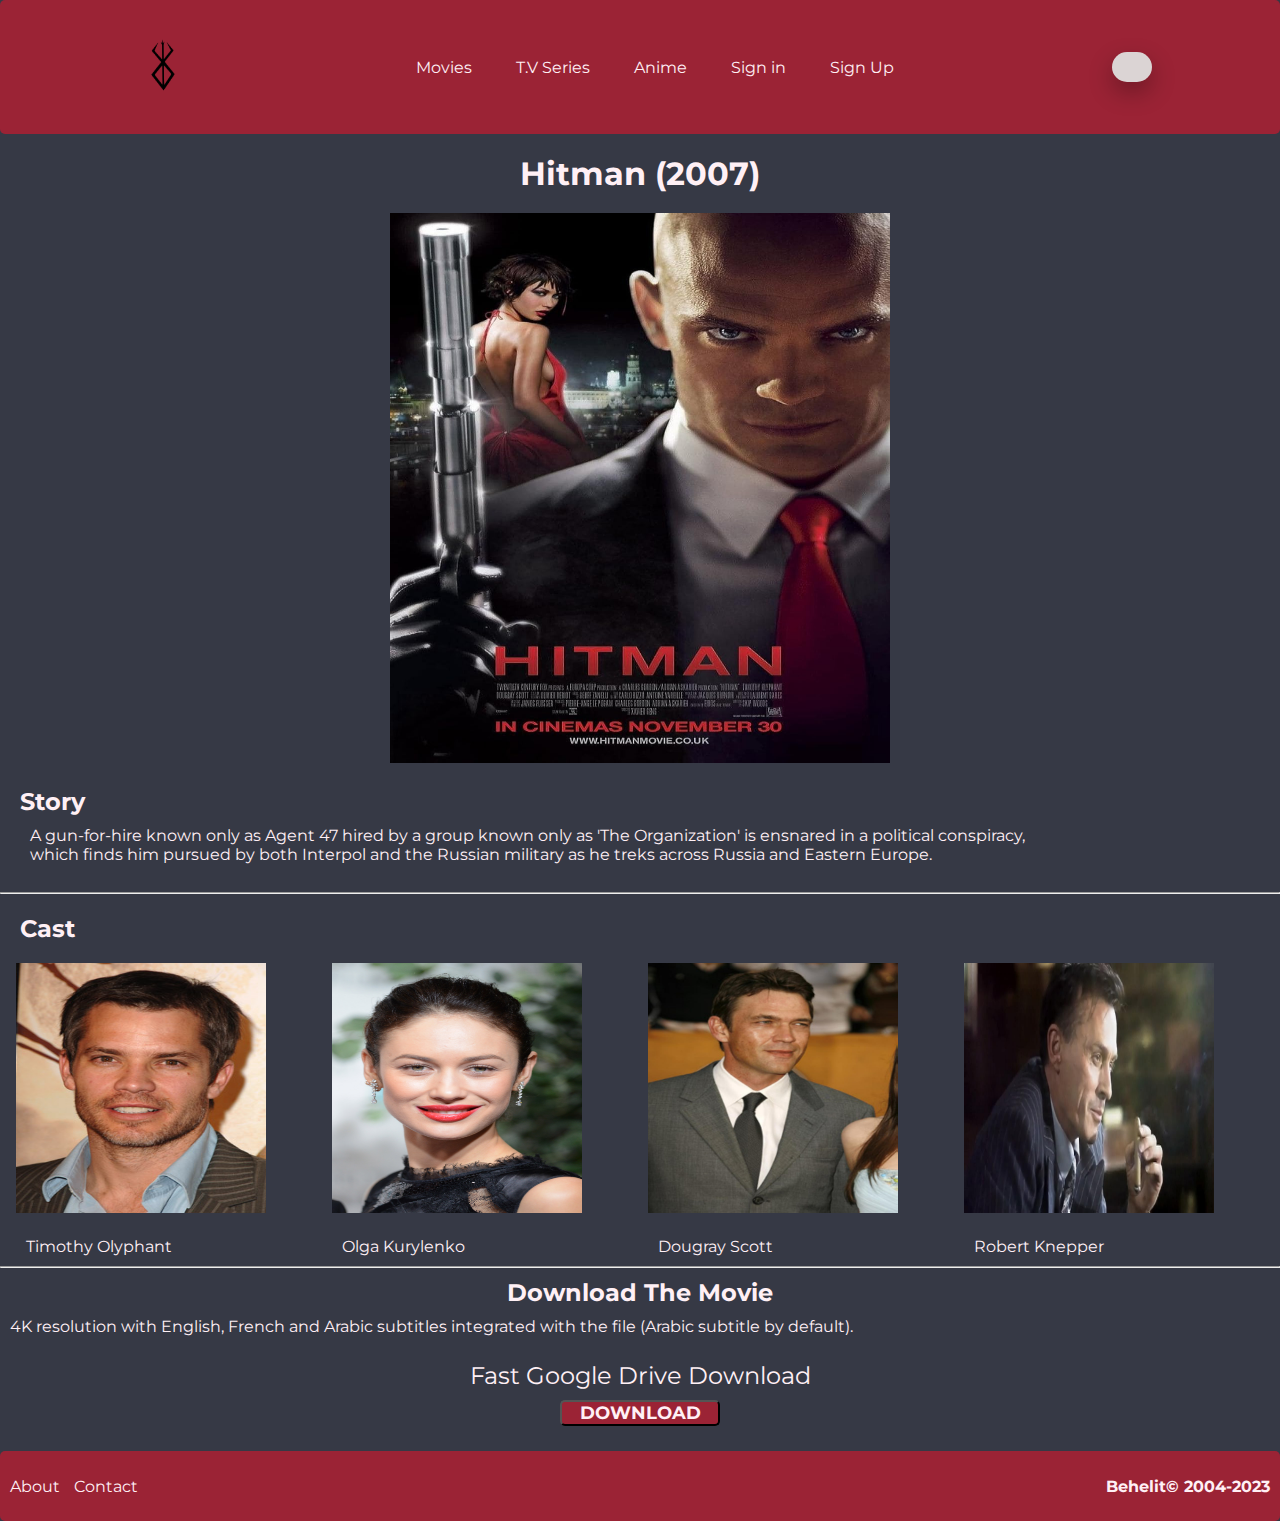
<file: index.html>
<!DOCTYPE html>
<html lang="en">
    <head>
        <meta charset="UTF-8">
        <meta name="viewport" content="width=device-width initial-scale=1.0">
        <title>Behelit Movies</title>
        <link
        rel="stylesheet"
        href="./style.css">
        <link rel="shortcut icon" 
        type="x-icon"
        href="./logo.png">

    </head>
    <body class="index">
        <header>
           <a href="./error.html"><img class="logo" src="./logo.png" alt="logo"></a> 
            <nav>
                <ul class="nav-links">
                    <li><a href="./error.html">Movies</a></li>
                    <li><a href="./error.html">T.V Series</a></li>
                    <li><a href="./error.html">Anime</a></li>
                    <li><a href="./error.html">Sign in</a></li>
                    <li><a href="./error.html">Sign Up</a></li>
                </ul>
            </nav>
            <div class="search-bar">
                <input id="1" type="text" placeholder="Search...">
                <a href="#">
                <i class="fas-se"></i>
                </a>
            </div>
        </header>
        <div class="main-movie">
            <h1>Hitman (2007)</h1>
            <img class="poster" src="./Hitman2007.jpg" alt="hitman">
        </div>

        <div class="story">
            <h2>Story</h2>
            <p>A gun-for-hire known only as Agent 47 hired by a group known only as 'The Organization' is ensnared in a political conspiracy,<br> which finds him pursued by both Interpol and the Russian military as he treks across Russia and Eastern Europe.</p>
        </div>
        <br />
        <hr />

        <div class="cast">
            <h2>Cast</h2>
            <div class="actors">
                <div class="ac1">
                    <img src="./Timothy Olyphant.jpg" alt="Timothy Olyphant">
                    <p>Timothy Olyphant</p>
                </div>
                <div class="ac2">
                    <img src="./Olga Kurylenko.jpg" alt="Olga Kurylenko">
                    <p>Olga Kurylenko</p>
                </div>
                <div class="ac3">
                    <img src="./Dougray Scott.jpg" alt="Dougray Scott">
                    <p>Dougray Scott</p>
                </div>
                <div class="ac4">
                    <img src="./Robert Knepper.jpg" alt="Robert Knepper">
                    <p>Robert Knepper</p>               
                </div>
            </div>
           
        </div>
        <hr>
        <div class="download">
            <h2>Download The Movie</h2>
            <p>4K resolution with English, French and Arabic subtitles integrated with the file (Arabic subtitle by default).</p>
            <div class="download-button">
                <p>Fast Google Drive Download</p>
                <a href="https://drive.google.com/file/d/1AYxPBz_3diWM1ZOQ0EVA8tjtnKbXHQxa/view?usp=drive_link"><button>Download</button></a>
            </div>
        </div>
        <footer>
            <div class="contact">
                <a href="./error.html">About</a>
                <a href="./error.html">Contact</a>
            </div>
            <div class="copyright">
                <p>Behelit&copy 2004-2023</p>
            </div>
        </footer>
    </body>
</html>
</file>
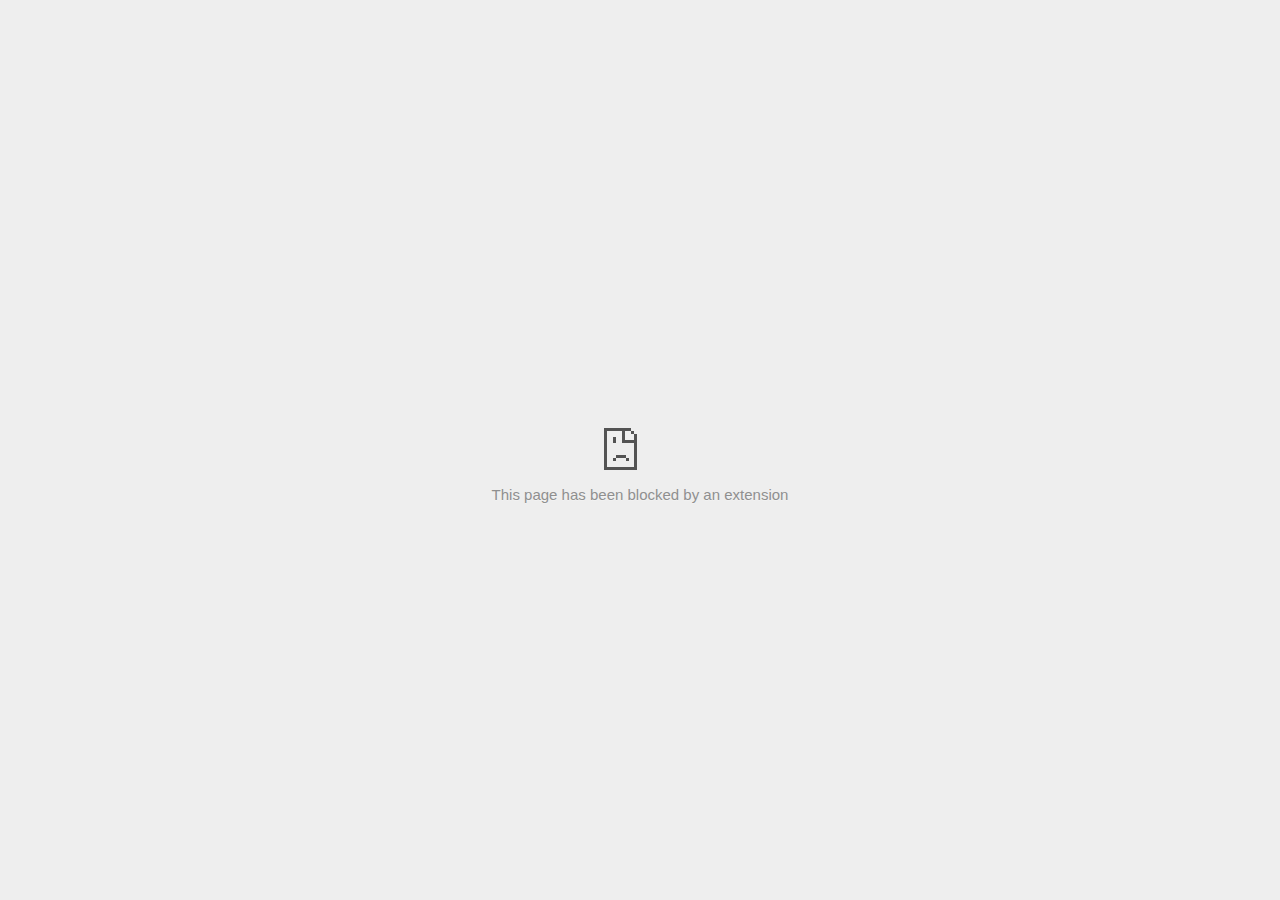
<file: Timothy Olyphant_files/iu3.html>
<!DOCTYPE html>
<!-- saved from url=(0029)chrome-error://chromewebdata/ -->
<html dir="ltr" lang="en" subframe=""><head><meta http-equiv="Content-Type" content="text/html; charset=UTF-8">
  
  <meta name="color-scheme" content="light dark">
  <meta name="theme-color" content="#fff">
  <meta name="viewport" content="width=device-width, initial-scale=1.0,
                                 maximum-scale=1.0, user-scalable=no">
  <title>aax-eu.amazon-adsystem.com</title>
  <style>/* Copyright 2017 The Chromium Authors
 * Use of this source code is governed by a BSD-style license that can be
 * found in the LICENSE file. */

a {
  color: var(--link-color);
}

body {
  --background-color: #fff;
  --error-code-color: var(--google-gray-700);
  --google-blue-100: rgb(210, 227, 252);
  --google-blue-300: rgb(138, 180, 248);
  --google-blue-600: rgb(26, 115, 232);
  --google-blue-700: rgb(25, 103, 210);
  --google-gray-100: rgb(241, 243, 244);
  --google-gray-300: rgb(218, 220, 224);
  --google-gray-500: rgb(154, 160, 166);
  --google-gray-50: rgb(248, 249, 250);
  --google-gray-600: rgb(128, 134, 139);
  --google-gray-700: rgb(95, 99, 104);
  --google-gray-800: rgb(60, 64, 67);
  --google-gray-900: rgb(32, 33, 36);
  --heading-color: var(--google-gray-900);
  --link-color: rgb(88, 88, 88);
  --popup-container-background-color: rgba(0,0,0,.65);
  --primary-button-fill-color-active: var(--google-blue-700);
  --primary-button-fill-color: var(--google-blue-600);
  --primary-button-text-color: #fff;
  --quiet-background-color: rgb(247, 247, 247);
  --secondary-button-border-color: var(--google-gray-500);
  --secondary-button-fill-color: #fff;
  --secondary-button-hover-border-color: var(--google-gray-600);
  --secondary-button-hover-fill-color: var(--google-gray-50);
  --secondary-button-text-color: var(--google-gray-700);
  --small-link-color: var(--google-gray-700);
  --text-color: var(--google-gray-700);
  background: var(--background-color);
  color: var(--text-color);
  word-wrap: break-word;
}

.nav-wrapper .secondary-button {
  background: var(--secondary-button-fill-color);
  border: 1px solid var(--secondary-button-border-color);
  color: var(--secondary-button-text-color);
  float: none;
  margin: 0;
  padding: 8px 16px;
}

.hidden {
  display: none;
}

html {
  -webkit-text-size-adjust: 100%;
  font-size: 125%;
}

.icon {
  background-repeat: no-repeat;
  background-size: 100%;
}

@media (prefers-color-scheme: dark) {
  body {
    --background-color: var(--google-gray-900);
    --error-code-color: var(--google-gray-500);
    --heading-color: var(--google-gray-500);
    --link-color: var(--google-blue-300);
    --primary-button-fill-color-active: rgb(129, 162, 208);
    --primary-button-fill-color: var(--google-blue-300);
    --primary-button-text-color: var(--google-gray-900);
    --quiet-background-color: var(--background-color);
    --secondary-button-border-color: var(--google-gray-700);
    --secondary-button-fill-color: var(--google-gray-900);
    --secondary-button-hover-fill-color: rgb(48, 51, 57);
    --secondary-button-text-color: var(--google-blue-300);
    --small-link-color: var(--google-blue-300);
    --text-color: var(--google-gray-500);
  }
}
</style>
  <style>/* Copyright 2014 The Chromium Authors
   Use of this source code is governed by a BSD-style license that can be
   found in the LICENSE file. */

button {
  border: 0;
  border-radius: 4px;
  box-sizing: border-box;
  color: var(--primary-button-text-color);
  cursor: pointer;
  float: right;
  font-size: .875em;
  margin: 0;
  padding: 8px 16px;
  transition: box-shadow 150ms cubic-bezier(0.4, 0, 0.2, 1);
  user-select: none;
}

[dir='rtl'] button {
  float: left;
}

.bad-clock button,
.captive-portal button,
.https-only button,
.insecure-form button,
.lookalike-url button,
.main-frame-blocked button,
.neterror button,
.pdf button,
.ssl button,
.enterprise-block button,
.enterprise-warn button,
.safe-browsing-billing button {
  background: var(--primary-button-fill-color);
}

button:active {
  background: var(--primary-button-fill-color-active);
  outline: 0;
}

#debugging {
  display: inline;
  overflow: auto;
}

.debugging-content {
  line-height: 1em;
  margin-bottom: 0;
  margin-top: 1em;
}

.debugging-content-fixed-width {
  display: block;
  font-family: monospace;
  font-size: 1.2em;
  margin-top: 0.5em;
}

.debugging-title {
  font-weight: bold;
}

#details {
  margin: 0 0 50px;
}

#details p:not(:first-of-type) {
  margin-top: 20px;
}

.secondary-button:active {
  border-color: white;
  box-shadow: 0 1px 2px 0 rgba(60, 64, 67, .3),
      0 2px 6px 2px rgba(60, 64, 67, .15);
}

.secondary-button:hover {
  background: var(--secondary-button-hover-fill-color);
  border-color: var(--secondary-button-hover-border-color);
  text-decoration: none;
}

.error-code {
  color: var(--error-code-color);
  font-size: .8em;
  margin-top: 12px;
  text-transform: uppercase;
}

#error-debugging-info {
  font-size: 0.8em;
}

h1 {
  color: var(--heading-color);
  font-size: 1.6em;
  font-weight: normal;
  line-height: 1.25em;
  margin-bottom: 16px;
}

h2 {
  font-size: 1.2em;
  font-weight: normal;
}

.icon {
  height: 72px;
  margin: 0 0 40px;
  width: 72px;
}

input[type=checkbox] {
  opacity: 0;
}

input[type=checkbox]:focus ~ .checkbox::after {
  outline: -webkit-focus-ring-color auto 5px;
}

.interstitial-wrapper {
  box-sizing: border-box;
  font-size: 1em;
  line-height: 1.6em;
  margin: 14vh auto 0;
  max-width: 600px;
  width: 100%;
}

#main-message > p {
  display: inline;
}

#extended-reporting-opt-in {
  font-size: .875em;
  margin-top: 32px;
}

#extended-reporting-opt-in label {
  display: grid;
  grid-template-columns: 1.8em 1fr;
  position: relative;
}

#enhanced-protection-message {
  border-radius: 4px;
  font-size: 1em;
  margin-top: 32px;
  padding: 10px 5px;
}

#enhanced-protection-message label {
  display: grid;
  grid-template-columns: 2.5em 1fr;
  position: relative;
}

#enhanced-protection-message div {
  margin: 0.5em;
}

#enhanced-protection-message .icon {
  height: 1.5em;
  vertical-align: middle;
  width: 1.5em;
}

.nav-wrapper {
  margin-top: 51px;
}

.nav-wrapper::after {
  clear: both;
  content: '';
  display: table;
  width: 100%;
}

.small-link {
  color: var(--small-link-color);
  font-size: .875em;
}

.checkboxes {
  flex: 0 0 24px;
}

.checkbox {
  --padding: .9em;
  background: transparent;
  display: block;
  height: 1em;
  left: -1em;
  padding-inline-start: var(--padding);
  position: absolute;
  right: 0;
  top: -.5em;
  width: 1em;
}

.checkbox::after {
  border: 1px solid white;
  border-radius: 2px;
  content: '';
  height: 1em;
  left: var(--padding);
  position: absolute;
  top: var(--padding);
  width: 1em;
}

.checkbox::before {
  background: transparent;
  border: 2px solid white;
  border-inline-end-width: 0;
  border-top-width: 0;
  content: '';
  height: .2em;
  left: calc(.3em + var(--padding));
  opacity: 0;
  position: absolute;
  top: calc(.3em  + var(--padding));
  transform: rotate(-45deg);
  width: .5em;
}

input[type=checkbox]:checked ~ .checkbox::before {
  opacity: 1;
}

#recurrent-error-message {
  background: #ededed;
  border-radius: 4px;
  margin-bottom: 16px;
  margin-top: 12px;
  padding: 12px 16px;
}

.showing-recurrent-error-message #extended-reporting-opt-in {
  margin-top: 16px;
}

.showing-recurrent-error-message #enhanced-protection-message {
  margin-top: 16px;
}

@media (max-width: 700px) {
  .interstitial-wrapper {
    padding: 0 10%;
  }

  #error-debugging-info {
    overflow: auto;
  }
}

@media (max-width: 420px) {
  button,
  [dir='rtl'] button,
  .small-link {
    float: none;
    font-size: .825em;
    font-weight: 500;
    margin: 0;
    width: 100%;
  }

  button {
    padding: 16px 24px;
  }

  #details {
    margin: 20px 0 20px 0;
  }

  #details p:not(:first-of-type) {
    margin-top: 10px;
  }

  .secondary-button:not(.hidden) {
    display: block;
    margin-top: 20px;
    text-align: center;
    width: 100%;
  }

  .interstitial-wrapper {
    padding: 0 5%;
  }

  #extended-reporting-opt-in {
    margin-top: 24px;
  }

  #enhanced-protection-message {
    margin-top: 24px;
  }

  .nav-wrapper {
    margin-top: 30px;
  }
}

/**
 * Mobile specific styling.
 * Navigation buttons are anchored to the bottom of the screen.
 * Details message replaces the top content in its own scrollable area.
 */

@media (max-width: 420px) {
  .nav-wrapper .secondary-button {
    border: 0;
    margin: 16px 0 0;
    margin-inline-end: 0;
    padding-bottom: 16px;
    padding-top: 16px;
  }
}

/* Fixed nav. */
@media (min-width: 240px) and (max-width: 420px) and
       (min-height: 401px),
       (min-width: 421px) and (min-height: 240px) and
       (max-height: 560px) {
  body .nav-wrapper {
    background: var(--background-color);
    bottom: 0;
    box-shadow: 0 -12px 24px var(--background-color);
    left: 0;
    margin: 0 auto;
    max-width: 736px;
    padding-inline-end: 24px;
    padding-inline-start: 24px;
    position: fixed;
    right: 0;
    width: 100%;
    z-index: 2;
  }

  .interstitial-wrapper {
    max-width: 736px;
  }

  #details,
  #main-content {
    padding-bottom: 40px;
  }

  #details {
    padding-top: 5.5vh;
  }

  button.small-link {
    color: var(--google-blue-600);
  }
}

@media (max-width: 420px) and (orientation: portrait),
       (max-height: 560px) {
  body {
    margin: 0 auto;
  }

  button,
  [dir='rtl'] button,
  button.small-link,
  .nav-wrapper .secondary-button {
    font-family: Roboto-Regular,Helvetica;
    font-size: .933em;
    margin: 6px 0;
    transform: translatez(0);
  }

  .nav-wrapper {
    box-sizing: border-box;
    padding-bottom: 8px;
    width: 100%;
  }

  #details {
    box-sizing: border-box;
    height: auto;
    margin: 0;
    opacity: 1;
    transition: opacity 250ms cubic-bezier(0.4, 0, 0.2, 1);
  }

  #details.hidden,
  #main-content.hidden {
    height: 0;
    opacity: 0;
    overflow: hidden;
    padding-bottom: 0;
    transition: none;
  }

  h1 {
    font-size: 1.5em;
    margin-bottom: 8px;
  }

  .icon {
    margin-bottom: 5.69vh;
  }

  .interstitial-wrapper {
    box-sizing: border-box;
    margin: 7vh auto 12px;
    padding: 0 24px;
    position: relative;
  }

  .interstitial-wrapper p {
    font-size: .95em;
    line-height: 1.61em;
    margin-top: 8px;
  }

  #main-content {
    margin: 0;
    transition: opacity 100ms cubic-bezier(0.4, 0, 0.2, 1);
  }

  .small-link {
    border: 0;
  }

  .suggested-left > #control-buttons,
  .suggested-right > #control-buttons {
    float: none;
    margin: 0;
  }
}

@media (min-width: 421px) and (min-height: 500px) and (max-height: 560px) {
  .interstitial-wrapper {
    margin-top: 10vh;
  }
}

@media (min-height: 400px) and (orientation:portrait) {
  .interstitial-wrapper {
    margin-bottom: 145px;
  }
}

@media (min-height: 299px) {
  .nav-wrapper {
    padding-bottom: 16px;
  }
}

@media (max-height: 560px) and (min-height: 240px) and (orientation:landscape) {
  .extended-reporting-has-checkbox #details {
    padding-bottom: 80px;
  }
}

@media (min-height: 500px) and (max-height: 650px) and (max-width: 414px) and
       (orientation: portrait) {
  .interstitial-wrapper {
    margin-top: 7vh;
  }
}

@media (min-height: 650px) and (max-width: 414px) and (orientation: portrait) {
  .interstitial-wrapper {
    margin-top: 10vh;
  }
}

/* Small mobile screens. No fixed nav. */
@media (max-height: 400px) and (orientation: portrait),
       (max-height: 239px) and (orientation: landscape),
       (max-width: 419px) and (max-height: 399px) {
  .interstitial-wrapper {
    display: flex;
    flex-direction: column;
    margin-bottom: 0;
  }

  #details {
    flex: 1 1 auto;
    order: 0;
  }

  #main-content {
    flex: 1 1 auto;
    order: 0;
  }

  .nav-wrapper {
    flex: 0 1 auto;
    margin-top: 8px;
    order: 1;
    padding-inline-end: 0;
    padding-inline-start: 0;
    position: relative;
    width: 100%;
  }

  button,
  .nav-wrapper .secondary-button {
    padding: 16px 24px;
  }

  button.small-link {
    color: var(--google-blue-600);
  }
}

@media (max-width: 239px) and (orientation: portrait) {
  .nav-wrapper {
    padding-inline-end: 0;
    padding-inline-start: 0;
  }
}
</style>
  <style>/* Copyright 2013 The Chromium Authors
 * Use of this source code is governed by a BSD-style license that can be
 * found in the LICENSE file. */

/* Don't use the main frame div when the error is in a subframe. */
html[subframe] #main-frame-error {
  display: none;
}

/* Don't use the subframe error div when the error is in a main frame. */
html:not([subframe]) #sub-frame-error {
  display: none;
}

h1 {
  margin-top: 0;
  word-wrap: break-word;
}

h1 span {
  font-weight: 500;
}

a {
  text-decoration: none;
}

.icon {
  -webkit-user-select: none;
  display: inline-block;
}

.icon-generic {
  /* Can't access chrome://theme/IDR_ERROR_NETWORK_GENERIC from an untrusted
   * renderer process, so embed the resource manually. */
  content: -webkit-image-set(
      url([data-uri]) 1x,
      url([data-uri]) 2x);
}

.icon-info {
  content: -webkit-image-set(
      url([data-uri]) 1x,
      url([data-uri]) 2x);
}

.icon-offline {
  content: -webkit-image-set(
      url([data-uri]) 1x,
      url([data-uri]) 2x);
  position: relative;
}

.icon-disabled {
  content: -webkit-image-set(
      url([data-uri]) 1x,
      url([data-uri]) 2x);
  width: 112px;
}

.hidden {
  display: none;
}

#suggestions-list a {
  color: var(--google-blue-600);
}

#suggestions-list p {
  margin-block-end: 0;
}

#suggestions-list ul {
  margin-top: 0;
}

.single-suggestion {
  list-style-type: none;
  padding-inline-start: 0;
}

#error-information-button {
  content: url([data-uri]);
  height: 24px;
  vertical-align: -.15em;
  width: 24px;
}

.use-popup-container#error-information-popup-container
  #error-information-popup {
  align-items: center;
  background-color: var(--popup-container-background-color);
  display: flex;
  height: 100%;
  left: 0;
  position: fixed;
  top: 0;
  width: 100%;
  z-index: 100;
}

.use-popup-container#error-information-popup-container
  #error-information-popup-content > p {
  margin-bottom: 11px;
  margin-inline-start: 20px;
}

.use-popup-container#error-information-popup-container #suggestions-list ul {
  margin-inline-start: 15px;
}

.use-popup-container#error-information-popup-container
  #error-information-popup-box {
  background-color: var(--background-color);
  left: 5%;
  padding-bottom: 15px;
  padding-top: 15px;
  position: fixed;
  width: 90%;
  z-index: 101;
}

.use-popup-container#error-information-popup-container div.error-code {
  margin-inline-start: 20px;
}

.use-popup-container#error-information-popup-container #suggestions-list p {
  margin-inline-start: 20px;
}

:not(.use-popup-container)#error-information-popup-container
  #error-information-popup-close {
  display: none;
}

#error-information-popup-close {
  margin-bottom: 0;
  margin-inline-end: 35px;
  margin-top: 15px;
  text-align: end;
}

.link-button {
  color: rgb(66, 133, 244);
  display: inline-block;
  font-weight: bold;
  text-transform: uppercase;
}

#sub-frame-error-details {

  color: #8F8F8F;

  /* Not done on mobile for performance reasons. */
  text-shadow: 0 1px 0 rgba(255,255,255,0.3);

}

[jscontent=hostName],
[jscontent=failedUrl] {
  overflow-wrap: break-word;
}

.secondary-button {
  background: #d9d9d9;
  color: #696969;
  margin-inline-end: 16px;
}

.snackbar {
  background: #323232;
  border-radius: 2px;
  bottom: 24px;
  box-sizing: border-box;
  color: #fff;
  font-size: .87em;
  left: 24px;
  max-width: 568px;
  min-width: 288px;
  opacity: 0;
  padding: 16px 24px 12px;
  position: fixed;
  transform: translateY(90px);
  will-change: opacity, transform;
  z-index: 999;
}

.snackbar-show {
  -webkit-animation:
    show-snackbar 250ms cubic-bezier(0, 0, 0.2, 1) forwards,
    hide-snackbar 250ms cubic-bezier(0.4, 0, 1, 1) forwards 5s;
}

@-webkit-keyframes show-snackbar {
  100% {
    opacity: 1;
    transform: translateY(0);
  }
}

@-webkit-keyframes hide-snackbar {
  0% {
    opacity: 1;
    transform: translateY(0);
  }
  100% {
    opacity: 0;
    transform: translateY(90px);
  }
}

.suggestions {
  margin-top: 18px;
}

.suggestion-header {
  font-weight: bold;
  margin-bottom: 4px;
}

.suggestion-body {
  color: #777;
}

/* Decrease padding at low sizes. */
@media (max-width: 640px), (max-height: 640px) {
  h1 {
    margin: 0 0 15px;
  }
  .suggestions {
    margin-top: 10px;
  }
  .suggestion-header {
    margin-bottom: 0;
  }
}

#download-link,
#download-link-clicked {
  margin-bottom: 30px;
  margin-top: 30px;
}

#download-link-clicked {
  color: #BBB;
}

#download-link::before,
#download-link-clicked::before {
  content: url([data-uri]);
  display: inline-block;
  margin-inline-end: 4px;
  vertical-align: -webkit-baseline-middle;
}

#download-link-clicked::before {
  opacity: 0;
  width: 0;
}

#offline-content-list-visibility-card {
  border: 1px solid white;
  border-radius: 8px;
  display: flex;
  font-size: .8em;
  justify-content: space-between;
  line-height: 1;
}

#offline-content-list.list-hidden #offline-content-list-visibility-card {
  border-color: rgb(218, 220, 224);
}

#offline-content-list-visibility-card > div {
  padding: 1em;
}

#offline-content-list-title {
  color: var(--google-gray-700);
}

#offline-content-list-show-text,
#offline-content-list-hide-text {
  color: rgb(66, 133, 244);
}

/* Hides the "hide" text div when the offline content list is collapsed/hidden
 * and, alternatively, hides the "show" text div when the offline content list
 * is expanded/shown.
 */
#offline-content-list.list-hidden #offline-content-list-hide-text,
#offline-content-list:not(.list-hidden) #offline-content-list-show-text {
  display: none;
}

/* Controls the animation of the offline content list when it is expanded/shown.
 */
#offline-content-suggestions {
  /* Max-height has to be set for the height animation to work. The chosen value
   * is a little greater than the maximum height the list will have, when all
   * suggestions have images, so that it is never clamped. This makes so that
   * when the actual height is smaller then the animation is not as smooth.
   */
  max-height: 27em;
  transition: max-height 200ms ease-in, visibility 0s 200ms,
              opacity 200ms 200ms linear;
}

/* Controls the animation of the offline content list when it is
 * collapsed/hidden.
 */
#offline-content-list.list-hidden #offline-content-suggestions {
  max-height: 0;
  opacity: 0;
  transition: opacity 200ms linear, visibility 0s 200ms,
              max-height 200ms 200ms ease-out;
  visibility: hidden;
}

#offline-content-list {
  margin-inline-start: -5%;
  width: 110%;
}

/* The selectors below adjust the "overflow" of the suggestion cards contents
 * based on the same screen size based strategy used for the main frame, which
 * is applied by the `interstitial-wrapper` class. */
@media (max-width: 420px)  {
  #offline-content-list {
    margin-inline-start: -2.5%;
    width: 105%;
  }
}
@media (max-width: 420px) and (orientation: portrait),
       (max-height: 560px) {
  #offline-content-list {
    margin-inline-start: -12px;
    width: calc(100% + 24px);
  }
}

.suggestion-with-image .offline-content-suggestion-thumbnail {
  flex-basis: 8.2em;
  flex-shrink: 0;
}

.suggestion-with-image .offline-content-suggestion-thumbnail > img {
  height: 100%;
  width: 100%;
}

.suggestion-with-image #offline-content-list:not(.is-rtl)
.offline-content-suggestion-thumbnail > img {
  border-bottom-right-radius: 7px;
  border-top-right-radius: 7px;
}

.suggestion-with-image #offline-content-list.is-rtl
.offline-content-suggestion-thumbnail > img {
  border-bottom-left-radius: 7px;
  border-top-left-radius: 7px;
}

.suggestion-with-icon .offline-content-suggestion-thumbnail {
  align-items: center;
  display: flex;
  justify-content: center;
  min-height: 4.2em;
  min-width: 4.2em;
}

.suggestion-with-icon .offline-content-suggestion-thumbnail > div {
  align-items: center;
  background-color: rgb(241, 243, 244);
  border-radius: 50%;
  display: flex;
  height: 2.3em;
  justify-content: center;
  width: 2.3em;
}

.suggestion-with-icon .offline-content-suggestion-thumbnail > div > img {
  height: 1.45em;
  width: 1.45em;
}

.offline-content-suggestion-favicon {
  height: 1em;
  margin-inline-end: 0.4em;
  width: 1.4em;
}

.offline-content-suggestion-favicon > img {
  height: 1.4em;
  width: 1.4em;
}

.no-favicon .offline-content-suggestion-favicon {
  display: none;
}

.image-video {
  content: url([data-uri]);
}

.image-music-note {
  content: url([data-uri]);
}

.image-earth {
  content: url([data-uri]);
}

.image-file {
  content: url([data-uri]);
}

.offline-content-suggestion-texts {
  display: flex;
  flex-direction: column;
  justify-content: space-between;
  line-height: 1.3;
  padding: .9em;
  width: 100%;
}

.offline-content-suggestion-title {
  -webkit-box-orient: vertical;
  -webkit-line-clamp: 3;
  color: rgb(32, 33, 36);
  display: -webkit-box;
  font-size: 1.1em;
  overflow: hidden;
  text-overflow: ellipsis;
}

div.offline-content-suggestion {
  align-items: stretch;
  border: 1px solid rgb(218, 220, 224);
  border-radius: 8px;
  display: flex;
  justify-content: space-between;
  margin-bottom: .8em;
}

.suggestion-with-image {
  flex-direction: row;
  height: 8.2em;
  max-height: 8.2em;
}

.suggestion-with-icon {
  flex-direction: row-reverse;
  height: 4.2em;
  max-height: 4.2em;
}

.suggestion-with-icon .offline-content-suggestion-title {
  -webkit-line-clamp: 1;
  word-break: break-all;
}

.suggestion-with-icon .offline-content-suggestion-texts {
  padding-inline-start: 0;
}

.offline-content-suggestion-attribution-freshness {
  color: rgb(95, 99, 104);
  display: flex;
  font-size: .8em;
  line-height: 1.7em;
}

.offline-content-suggestion-attribution {
  -webkit-box-orient: vertical;
  -webkit-line-clamp: 1;
  display: -webkit-box;
  flex-shrink: 1;
  margin-inline-end: 0.3em;
  overflow: hidden;
  overflow-wrap: break-word;
  text-overflow: ellipsis;
  word-break: break-all;
}

.no-attribution .offline-content-suggestion-attribution {
  display: none;
}

.offline-content-suggestion-freshness::before {
  content: '-';
  display: inline-block;
  flex-shrink: 0;
  margin-inline-end: .1em;
  margin-inline-start: .1em;
}

.no-attribution .offline-content-suggestion-freshness::before {
  display: none;
}

.offline-content-suggestion-freshness {
  flex-shrink: 0;
}

.suggestion-with-image .offline-content-suggestion-pin-spacer {
  flex-grow: 100;
  flex-shrink: 1;
}

.suggestion-with-image .offline-content-suggestion-pin {
  content: url([data-uri]);
  flex-shrink: 0;
  height: 1.4em;
  margin-inline-start: .4em;
  width: 1.4em;
}

/* Controls the animation (and a bit more) of the launch-downloads-home action
 * button when the offline content list is expanded/shown.
 */
#offline-content-list-action {
  text-align: center;
  transition: visibility 0s 200ms, opacity 200ms 200ms linear;
}

/* Controls the animation of the launch-downloads-home action button when the
 * offline content list is collapsed/hidden.
 */
#offline-content-list.list-hidden #offline-content-list-action {
  opacity: 0;
  transition: opacity 200ms linear, visibility 0s 200ms;
  visibility: hidden;
}

#cancel-save-page-button {
  background-image: url([data-uri]);
  background-position: right 27px center;
  background-repeat: no-repeat;
  border: 1px solid var(--google-gray-300);
  border-radius: 5px;
  color: var(--google-gray-700);
  margin-bottom: 26px;
  padding-bottom: 16px;
  padding-inline-end: 88px;
  padding-inline-start: 16px;
  padding-top: 16px;
  text-align: start;
}

html[dir='rtl'] #cancel-save-page-button {
  background-position: left 27px center;
}

#save-page-for-later-button {
  display: flex;
  justify-content: start;
}

#save-page-for-later-button a::before {
  content: url([data-uri]);
  display: inline-block;
  margin-inline-end: 4px;
  vertical-align: -webkit-baseline-middle;
}

.hidden#save-page-for-later-button {
  display: none;
}

/* Don't allow overflow when in a subframe. */
html[subframe] body {
  overflow: hidden;
}

#sub-frame-error {
  -webkit-align-items: center;
  -webkit-flex-flow: column;
  -webkit-justify-content: center;
  background-color: #DDD;
  display: -webkit-flex;
  height: 100%;
  left: 0;
  position: absolute;
  text-align: center;
  top: 0;
  transition: background-color 200ms ease-in-out;
  width: 100%;
}

#sub-frame-error:hover {
  background-color: #EEE;
}

#sub-frame-error .icon-generic {
  margin: 0 0 16px;
}

#sub-frame-error-details {
  margin: 0 10px;
  text-align: center;
  visibility: hidden;
}

/* Show details only when hovering. */
#sub-frame-error:hover #sub-frame-error-details {
  visibility: visible;
}

/* If the iframe is too small, always hide the error code. */
/* TODO(mmenke): See if overflow: no-display works better, once supported. */
@media (max-width: 200px), (max-height: 95px) {
  #sub-frame-error-details {
    display: none;
  }
}

/* Adjust icon for small embedded frames in apps. */
@media (max-height: 100px) {
  #sub-frame-error .icon-generic {
    height: auto;
    margin: 0;
    padding-top: 0;
    width: 25px;
  }
}

/* details-button is special; it's a <button> element that looks like a link. */
#details-button {
  box-shadow: none;
  min-width: 0;
}

/* Styles for platform dependent separation of controls and details button. */
.suggested-left > #control-buttons,
.suggested-right > #details-button {
  float: left;
}

.suggested-right > #control-buttons,
.suggested-left > #details-button {
  float: right;
}

.suggested-left .secondary-button {
  margin-inline-end: 0;
  margin-inline-start: 16px;
}

#details-button.singular {
  float: none;
}

/* download-button shows both icon and text. */
#download-button {
  padding-bottom: 4px;
  padding-top: 4px;
  position: relative;
}

#download-button::before {
  background: -webkit-image-set(
      url([data-uri]) 1x,
      url([data-uri]) 2x)
    no-repeat;
  content: '';
  display: inline-block;
  height: 24px;
  margin-inline-end: 4px;
  margin-inline-start: -4px;
  vertical-align: middle;
  width: 24px;
}

#download-button:disabled {
  background: rgb(180, 206, 249);
  color: rgb(255, 255, 255);
}

#buttons::after {
  clear: both;
  content: '';
  display: block;
  width: 100%;
}

/* Offline page */
html[dir='rtl'] .runner-container,
html[dir='rtl'].offline .icon-offline {
  transform: scaleX(-1);
}

.offline {
  transition: filter 1.5s cubic-bezier(0.65, 0.05, 0.36, 1),
              background-color 1.5s cubic-bezier(0.65, 0.05, 0.36, 1);

  will-change: filter, background-color;

}

.offline body {
  transition: background-color 1.5s cubic-bezier(0.65, 0.05, 0.36, 1);
}

.offline #main-message > p {
  display: none;
}

.offline.inverted {
  background-color: #fff;
  filter: invert(1);
}

.offline.inverted body {
  background-color: #fff;
}

.offline .interstitial-wrapper {
  color: var(--text-color);
  font-size: 1em;
  line-height: 1.55;
  margin: 0 auto;
  max-width: 600px;
  padding-top: 100px;
  position: relative;
  width: 100%;
}

.offline .runner-container {
  direction: ltr;
  height: 150px;
  max-width: 600px;
  overflow: hidden;
  position: absolute;
  top: 35px;
  width: 44px;
}

.offline .runner-container:focus {
  outline: none;
}

.offline .runner-container:focus-visible {
  outline: 3px solid var(--google-blue-300);
}

.offline .runner-canvas {
  height: 150px;
  max-width: 600px;
  opacity: 1;
  overflow: hidden;
  position: absolute;
  top: 0;
  z-index: 10;
}

.offline .controller {
  height: 100vh;
  left: 0;
  position: absolute;
  top: 0;
  width: 100vw;
  z-index: 9;
}

#offline-resources {
  display: none;
}

#offline-instruction {
  image-rendering: pixelated;
  left: 0;
  margin: auto;
  position: absolute;
  right: 0;
  top: 60px;
  width: fit-content;
}

.offline-runner-live-region {
  bottom: 0;
  clip-path: polygon(0 0, 0 0, 0 0);
  color: var(--background-color);
  display: block;
  font-size: xx-small;
  overflow: hidden;
  position: absolute;
  text-align: center;
  transition: color 1.5s cubic-bezier(0.65, 0.05, 0.36, 1);
  user-select: none;
}

/* Custom toggle */
.slow-speed-option {
  align-items: center;
  background: var(--google-gray-50);
  border-radius: 24px/50%;
  bottom: 0;
  color: var(--error-code-color);
  display: inline-flex;
  font-size: 1em;
  left: 0;
  line-height: 1.1em;
  margin: 5px auto;
  padding: 2px 12px 3px 20px;
  position: absolute;
  right: 0;
  width: max-content;
  z-index: 999;
}

.slow-speed-option.hidden {
  display: none;
}

.slow-speed-option [type=checkbox] {
  opacity: 0;
  pointer-events: none;
  position: absolute;
}

.slow-speed-option .slow-speed-toggle {
  cursor: pointer;
  margin-inline-start: 8px;
  padding: 8px 4px;
  position: relative;
}

.slow-speed-option [type=checkbox]:disabled ~ .slow-speed-toggle {
  cursor: default;
}

.slow-speed-option-label [type=checkbox] {
  opacity: 0;
  pointer-events: none;
  position: absolute;
}

.slow-speed-option .slow-speed-toggle::before,
.slow-speed-option .slow-speed-toggle::after {
  content: '';
  display: block;
  margin: 0 3px;
  transition: all 100ms cubic-bezier(0.4, 0, 1, 1);
}

.slow-speed-option .slow-speed-toggle::before {
  background: rgb(189,193,198);
  border-radius: 0.65em;
  height: 0.9em;
  width: 2em;
}

.slow-speed-option .slow-speed-toggle::after {
  background: #fff;
  border-radius: 50%;
  box-shadow: 0 1px 3px 0 rgb(0 0 0 / 40%);
  height: 1.2em;
  position: absolute;
  top: 51%;
  transform: translate(-20%, -50%);
  width: 1.1em;
}

.slow-speed-option [type=checkbox]:focus + .slow-speed-toggle {
  box-shadow: 0 0 8px rgb(94, 158, 214);
  outline: 1px solid rgb(93, 157, 213);
}

.slow-speed-option [type=checkbox]:checked + .slow-speed-toggle::before {
  background: var(--google-blue-600);
  opacity: 0.5;
}

.slow-speed-option [type=checkbox]:checked + .slow-speed-toggle::after {
  background: var(--google-blue-600);
  transform: translate(calc(2em - 90%), -50%);
}

.slow-speed-option [type=checkbox]:checked:disabled +
  .slow-speed-toggle::before {
  background: rgb(189,193,198);
}

.slow-speed-option [type=checkbox]:checked:disabled +
  .slow-speed-toggle::after {
  background: var(--google-gray-50);
}

@media (max-width: 420px) {
  #download-button {
    padding-bottom: 12px;
    padding-top: 12px;
  }

  .suggested-left > #control-buttons,
  .suggested-right > #control-buttons {
    float: none;
  }

  .snackbar {
    border-radius: 0;
    bottom: 0;
    left: 0;
    width: 100%;
  }
}

@media (max-height: 350px) {
  h1 {
    margin: 0 0 15px;
  }

  .icon-offline {
    margin: 0 0 10px;
  }

  .interstitial-wrapper {
    margin-top: 5%;
  }

  .nav-wrapper {
    margin-top: 30px;
  }
}

@media (min-width: 420px) and (max-width: 736px) and
       (min-height: 240px) and (max-height: 420px) and
       (orientation:landscape) {
  .interstitial-wrapper {
    margin-bottom: 100px;
  }
}

@media (max-width: 360px) and (max-height: 480px) {
  .offline .interstitial-wrapper {
    padding-top: 60px;
  }

  .offline .runner-container {
    top: 8px;
  }
}

@media (min-height: 240px) and (orientation: landscape) {
  .offline .interstitial-wrapper {
    margin-bottom: 90px;
  }

  .icon-offline {
    margin-bottom: 20px;
  }
}

@media (max-height: 320px) and (orientation: landscape) {
  .icon-offline {
    margin-bottom: 0;
  }

  .offline .runner-container {
    top: 10px;
  }
}

@media (max-width: 240px) {
  button {
    padding-inline-end: 12px;
    padding-inline-start: 12px;
  }

  .interstitial-wrapper {
    overflow: inherit;
    padding: 0 8px;
  }
}

@media (max-width: 120px) {
  button {
    width: auto;
  }
}

.arcade-mode,
.arcade-mode .runner-container,
.arcade-mode .runner-canvas {
  image-rendering: pixelated;
  max-width: 100%;
  overflow: hidden;
}

.arcade-mode #buttons,
.arcade-mode #main-content {
  opacity: 0;
  overflow: hidden;
}

.arcade-mode .interstitial-wrapper {
  height: 100vh;
  max-width: 100%;
  overflow: hidden;
}

.arcade-mode .runner-container {
  left: 0;
  margin: auto;
  right: 0;
  transform-origin: top center;
  transition: transform 250ms cubic-bezier(0.4, 0, 1, 1) 400ms;
  z-index: 2;
}

@media (prefers-color-scheme: dark) {
  .icon {
    filter: invert(1);
  }

  .offline .runner-canvas {
    filter: invert(1);
  }

  .offline.inverted {
    background-color: var(--background-color);
    filter: invert(0);
  }

  .offline.inverted body {
    background-color: #fff;
  }

  .offline.inverted .offline-runner-live-region {
    color: #fff;
  }

  #suggestions-list a {
    color: var(--link-color);
  }

  #error-information-button {
    filter: invert(0.6);
  }

  .slow-speed-option {
    background: var(--google-gray-800);
    color: var(--google-gray-100);
  }

  .slow-speed-option .slow-speed-toggle::before,
  .slow-speed-option [type=checkbox]:checked:disabled +
    .slow-speed-toggle::before {
     background: rgb(189,193,198);
  }

  .slow-speed-option [type=checkbox]:checked + .slow-speed-toggle::after,
  .slow-speed-option [type=checkbox]:checked + .slow-speed-toggle::before {
    background: var(--google-blue-300);
  }
}
</style>
  <script>// Copyright 2013 The Chromium Authors
// Use of this source code is governed by a BSD-style license that can be
// found in the LICENSE file.

/**
 * @typedef {{
 *   downloadButtonClick: function(),
 *   reloadButtonClick: function(string),
 *   detailsButtonClick: function(),
 *   diagnoseErrorsButtonClick: function(),
 *   portalSigninsButtonClick: function(),
 *   trackEasterEgg: function(),
 *   updateEasterEggHighScore: function(number),
 *   resetEasterEggHighScore: function(),
 *   launchOfflineItem: function(string, string),
 *   savePageForLater: function(),
 *   cancelSavePage: function(),
 *   listVisibilityChange: function(boolean),
 * }}
 */
// eslint-disable-next-line no-var
var errorPageController;

const HIDDEN_CLASS = 'hidden';

// Decodes a UTF16 string that is encoded as base64.
function decodeUTF16Base64ToString(encoded_text) {
  const data = atob(encoded_text);
  let result = '';
  for (let i = 0; i < data.length; i += 2) {
    result +=
        String.fromCharCode(data.charCodeAt(i) * 256 + data.charCodeAt(i + 1));
  }
  return result;
}

function toggleHelpBox() {
  const helpBoxOuter = document.getElementById('details');
  helpBoxOuter.classList.toggle(HIDDEN_CLASS);
  const detailsButton = document.getElementById('details-button');
  if (helpBoxOuter.classList.contains(HIDDEN_CLASS)) {
    /** @suppress {missingProperties} */
    detailsButton.innerText = detailsButton.detailsText;
  } else {
    /** @suppress {missingProperties} */
    detailsButton.innerText = detailsButton.hideDetailsText;
  }

  // Details appears over the main content on small screens.
  if (mobileNav) {
    document.getElementById('main-content').classList.toggle(HIDDEN_CLASS);
    const runnerContainer = document.querySelector('.runner-container');
    if (runnerContainer) {
      runnerContainer.classList.toggle(HIDDEN_CLASS);
    }
  }
}

function diagnoseErrors() {
  if (window.errorPageController) {
    errorPageController.diagnoseErrorsButtonClick();
  }
}

function portalSignin() {
  if (window.errorPageController) {
    errorPageController.portalSigninButtonClick();
  }
}

// Subframes use a different layout but the same html file.  This is to make it
// easier to support platforms that load the error page via different
// mechanisms (Currently just iOS). We also use the subframe style for portals
// as they are embedded like subframes and can't be interacted with by the user.
let isSubFrame = false;
if (window.top.location !== window.location || window.portalHost) {
  document.documentElement.setAttribute('subframe', '');
  isSubFrame = true;
}

// Re-renders the error page using |strings| as the dictionary of values.
// Used by NetErrorTabHelper to update DNS error pages with probe results.
function updateForDnsProbe(strings) {
  const context = new JsEvalContext(strings);
  jstProcess(context, document.getElementById('t'));
  onDocumentLoadOrUpdate();
}

// Adds an icon class to the list and removes classes previously set.
function updateIconClass(newClass) {
  const frameSelector = isSubFrame ? '#sub-frame-error' : '#main-frame-error';
  const iconEl = document.querySelector(frameSelector + ' .icon');

  if (iconEl.classList.contains(newClass)) {
    return;
  }

  iconEl.className = 'icon ' + newClass;
}

// Implements button clicks.  This function is needed during the transition
// between implementing these in trunk chromium and implementing them in iOS.
function reloadButtonClick(url) {
  if (window.errorPageController) {
    // 

    // 
    errorPageController.reloadButtonClick();
    // 
  } else {
    window.location = url;
  }
}

function downloadButtonClick() {
  if (window.errorPageController) {
    errorPageController.downloadButtonClick();
    const downloadButton = document.getElementById('download-button');
    downloadButton.disabled = true;
    /** @suppress {missingProperties} */
    downloadButton.textContent = downloadButton.disabledText;

    document.getElementById('download-link-wrapper')
        .classList.add(HIDDEN_CLASS);
    document.getElementById('download-link-clicked-wrapper')
        .classList.remove(HIDDEN_CLASS);
  }
}

function detailsButtonClick() {
  if (window.errorPageController) {
    errorPageController.detailsButtonClick();
  }
}

let primaryControlOnLeft = true;
// clang-format off
// 

function setAutoFetchState(scheduled, can_schedule) {
  document.getElementById('cancel-save-page-button')
      .classList.toggle(HIDDEN_CLASS, !scheduled);
  document.getElementById('save-page-for-later-button')
      .classList.toggle(HIDDEN_CLASS, scheduled || !can_schedule);
}

function savePageLaterClick() {
  errorPageController.savePageForLater();
  // savePageForLater will eventually trigger a call to setAutoFetchState() when
  // it completes.
}

function cancelSavePageClick() {
  errorPageController.cancelSavePage();
  // setAutoFetchState is not called in response to cancelSavePage(), so do it
  // now.
  setAutoFetchState(false, true);
}

function toggleErrorInformationPopup() {
  document.getElementById('error-information-popup-container')
      .classList.toggle(HIDDEN_CLASS);
}

function launchOfflineItem(itemID, name_space) {
  errorPageController.launchOfflineItem(itemID, name_space);
}

function launchDownloadsPage() {
  errorPageController.launchDownloadsPage();
}

function getIconForSuggestedItem(item) {
  // Note: |item.content_type| contains the enum values from
  // chrome::mojom::AvailableContentType.
  switch (item.content_type) {
    case 1:  // kVideo
      return 'image-video';
    case 2:  // kAudio
      return 'image-music-note';
    case 0:  // kPrefetchedPage
    case 3:  // kOtherPage
      return 'image-earth';
  }
  return 'image-file';
}

function getSuggestedContentDiv(item, index) {
  // Note: See AvailableContentToValue in available_offline_content_helper.cc
  // for the data contained in an |item|.
  // TODO(carlosk): Present |snippet_base64| when that content becomes
  // available.
  let thumbnail = '';
  const extraContainerClasses = [];
  // html_inline.py will try to replace src attributes with data URIs using a
  // simple regex. The following is obfuscated slightly to avoid that.
  const source = 'src';
  if (item.thumbnail_data_uri) {
    extraContainerClasses.push('suggestion-with-image');
    thumbnail = `<img ${source}="${item.thumbnail_data_uri}">`;
  } else {
    extraContainerClasses.push('suggestion-with-icon');
    const iconClass = getIconForSuggestedItem(item);
    thumbnail = `<div><img class="${iconClass}"></div>`;
  }

  let favicon = '';
  if (item.favicon_data_uri) {
    favicon = `<img ${source}="${item.favicon_data_uri}">`;
  } else {
    extraContainerClasses.push('no-favicon');
  }

  if (!item.attribution_base64) {
    extraContainerClasses.push('no-attribution');
  }

  return `
  <div class="offline-content-suggestion ${extraContainerClasses.join(' ')}"
    onclick="launchOfflineItem('${item.ID}', '${item.name_space}')">
      <div class="offline-content-suggestion-texts">
        <div id="offline-content-suggestion-title-${index}"
             class="offline-content-suggestion-title">
        </div>
        <div class="offline-content-suggestion-attribution-freshness">
          <div id="offline-content-suggestion-favicon-${index}"
               class="offline-content-suggestion-favicon">
            ${favicon}
          </div>
          <div id="offline-content-suggestion-attribution-${index}"
               class="offline-content-suggestion-attribution">
          </div>
          <div class="offline-content-suggestion-freshness">
            ${item.date_modified}
          </div>
          <div class="offline-content-suggestion-pin-spacer"></div>
          <div class="offline-content-suggestion-pin"></div>
        </div>
      </div>
      <div class="offline-content-suggestion-thumbnail">
        ${thumbnail}
      </div>
  </div>`;
}

/**
 * @typedef {{
 *   ID: string,
 *   name_space: string,
 *   title_base64: string,
 *   snippet_base64: string,
 *   date_modified: string,
 *   attribution_base64: string,
 *   thumbnail_data_uri: string,
 *   favicon_data_uri: string,
 *   content_type: number,
 * }}
 */
let AvailableOfflineContent;

// Populates a list of suggested offline content.
// Note: For security reasons all content downloaded from the web is considered
// unsafe and must be securely handled to be presented on the dino page. Images
// have already been safely re-encoded but textual content -- like title and
// attribution -- must be properly handled here.
// @param {boolean} isShown
// @param {Array<AvailableOfflineContent>} suggestions
function offlineContentAvailable(isShown, suggestions) {
  if (!suggestions || !loadTimeData.valueExists('offlineContentList')) {
    return;
  }

  const suggestionsHTML = [];
  for (let index = 0; index < suggestions.length; index++) {
    suggestionsHTML.push(getSuggestedContentDiv(suggestions[index], index));
  }

  document.getElementById('offline-content-suggestions').innerHTML =
      suggestionsHTML.join('\n');

  // Sets textual web content using |textContent| to make sure it's handled as
  // plain text.
  for (let index = 0; index < suggestions.length; index++) {
    document.getElementById(`offline-content-suggestion-title-${index}`)
        .textContent =
        decodeUTF16Base64ToString(suggestions[index].title_base64);
    document.getElementById(`offline-content-suggestion-attribution-${index}`)
        .textContent =
        decodeUTF16Base64ToString(suggestions[index].attribution_base64);
  }

  const contentListElement = document.getElementById('offline-content-list');
  if (document.dir === 'rtl') {
    contentListElement.classList.add('is-rtl');
  }
  contentListElement.hidden = false;
  // The list is configured as hidden by default. Show it if needed.
  if (isShown) {
    toggleOfflineContentListVisibility(false);
  }
}

function toggleOfflineContentListVisibility(updatePref) {
  if (!loadTimeData.valueExists('offlineContentList')) {
    return;
  }

  const contentListElement = document.getElementById('offline-content-list');
  const isVisible = !contentListElement.classList.toggle('list-hidden');

  if (updatePref && window.errorPageController) {
    errorPageController.listVisibilityChanged(isVisible);
  }
}

// Called on document load, and from updateForDnsProbe().
function onDocumentLoadOrUpdate() {
  const downloadButtonVisible = loadTimeData.valueExists('downloadButton') &&
      loadTimeData.getValue('downloadButton').msg;
  const detailsButton = document.getElementById('details-button');

  // If offline content suggestions will be visible, the usual buttons will not
  // be presented.
  const offlineContentVisible =
      loadTimeData.valueExists('suggestedOfflineContentPresentation');
  if (offlineContentVisible) {
    document.querySelector('.nav-wrapper').classList.add(HIDDEN_CLASS);
    detailsButton.classList.add(HIDDEN_CLASS);

    document.getElementById('download-link').hidden = !downloadButtonVisible;
    document.getElementById('download-links-wrapper')
        .classList.remove(HIDDEN_CLASS);
    document.getElementById('error-information-popup-container')
        .classList.add('use-popup-container', HIDDEN_CLASS);
    document.getElementById('error-information-button')
        .classList.remove(HIDDEN_CLASS);
  }

  const attemptAutoFetch = loadTimeData.valueExists('attemptAutoFetch') &&
      loadTimeData.getValue('attemptAutoFetch');

  const reloadButtonVisible = loadTimeData.valueExists('reloadButton') &&
      loadTimeData.getValue('reloadButton').msg;

  const reloadButton = document.getElementById('reload-button');
  const downloadButton = document.getElementById('download-button');
  if (reloadButton.style.display === 'none' &&
      downloadButton.style.display === 'none') {
    detailsButton.classList.add('singular');
  }

  // Show or hide control buttons.
  const controlButtonDiv = document.getElementById('control-buttons');
  controlButtonDiv.hidden =
      offlineContentVisible || !(reloadButtonVisible || downloadButtonVisible);

  const iconClass = loadTimeData.valueExists('iconClass') &&
      loadTimeData.getValue('iconClass');

  updateIconClass(iconClass);

  if (!isSubFrame && iconClass === 'icon-offline') {
    document.documentElement.classList.add('offline');
    new Runner('.interstitial-wrapper');
  }
}

function onDocumentLoad() {
  // Sets up the proper button layout for the current platform.
  const buttonsDiv = document.getElementById('buttons');
  if (primaryControlOnLeft) {
    buttonsDiv.classList.add('suggested-left');
  } else {
    buttonsDiv.classList.add('suggested-right');
  }

  onDocumentLoadOrUpdate();
}

document.addEventListener('DOMContentLoaded', onDocumentLoad);
</script>
  <script>// Copyright 2015 The Chromium Authors
// Use of this source code is governed by a BSD-style license that can be
// found in the LICENSE file.

let mobileNav = false;

/**
 * For small screen mobile the navigation buttons are moved
 * below the advanced text.
 */
function onResize() {
  const helpOuterBox = document.querySelector('#details');
  const mainContent = document.querySelector('#main-content');
  const mediaQuery = '(min-width: 240px) and (max-width: 420px) and ' +
      '(min-height: 401px), ' +
      '(max-height: 560px) and (min-height: 240px) and ' +
      '(min-width: 421px)';

  const detailsHidden = helpOuterBox.classList.contains(HIDDEN_CLASS);
  const runnerContainer = document.querySelector('.runner-container');

  // Check for change in nav status.
  if (mobileNav !== window.matchMedia(mediaQuery).matches) {
    mobileNav = !mobileNav;

    // Handle showing the top content / details sections according to state.
    if (mobileNav) {
      mainContent.classList.toggle(HIDDEN_CLASS, !detailsHidden);
      helpOuterBox.classList.toggle(HIDDEN_CLASS, detailsHidden);
      if (runnerContainer) {
        runnerContainer.classList.toggle(HIDDEN_CLASS, !detailsHidden);
      }
    } else if (!detailsHidden) {
      // Non mobile nav with visible details.
      mainContent.classList.remove(HIDDEN_CLASS);
      helpOuterBox.classList.remove(HIDDEN_CLASS);
      if (runnerContainer) {
        runnerContainer.classList.remove(HIDDEN_CLASS);
      }
    }
  }
}

function setupMobileNav() {
  window.addEventListener('resize', onResize);
  onResize();
}

document.addEventListener('DOMContentLoaded', setupMobileNav);
</script>
  <script>// Copyright 2014 The Chromium Authors
// Use of this source code is governed by a BSD-style license that can be
// found in the LICENSE file.

/**
 * T-Rex runner.
 * @param {string} outerContainerId Outer containing element id.
 * @param {!Object=} opt_config
 * @constructor
 * @implements {EventListener}
 * @export
 */
function Runner(outerContainerId, opt_config) {
  // Singleton
  if (Runner.instance_) {
    return Runner.instance_;
  }
  Runner.instance_ = this;

  this.outerContainerEl = document.querySelector(outerContainerId);
  this.containerEl = null;
  this.snackbarEl = null;
  // A div to intercept touch events. Only set while (playing && useTouch).
  this.touchController = null;

  this.config = opt_config || Object.assign(Runner.config, Runner.normalConfig);
  // Logical dimensions of the container.
  this.dimensions = Runner.defaultDimensions;

  this.gameType = null;
  Runner.spriteDefinition = Runner.spriteDefinitionByType['original'];

  this.altGameImageSprite = null;
  this.altGameModeActive = false;
  this.altGameModeFlashTimer = null;
  this.fadeInTimer = 0;

  this.canvas = null;
  this.canvasCtx = null;

  this.tRex = null;

  this.distanceMeter = null;
  this.distanceRan = 0;

  this.highestScore = 0;
  this.syncHighestScore = false;

  this.time = 0;
  this.runningTime = 0;
  this.msPerFrame = 1000 / FPS;
  this.currentSpeed = this.config.SPEED;
  Runner.slowDown = false;

  this.obstacles = [];

  this.activated = false; // Whether the easter egg has been activated.
  this.playing = false; // Whether the game is currently in play state.
  this.crashed = false;
  this.paused = false;
  this.inverted = false;
  this.invertTimer = 0;
  this.resizeTimerId_ = null;

  this.playCount = 0;

  // Sound FX.
  this.audioBuffer = null;

  /** @type {Object} */
  this.soundFx = {};
  this.generatedSoundFx = null;

  // Global web audio context for playing sounds.
  this.audioContext = null;

  // Images.
  this.images = {};
  this.imagesLoaded = 0;

  // Gamepad state.
  this.pollingGamepads = false;
  this.gamepadIndex = undefined;
  this.previousGamepad = null;

  if (this.isDisabled()) {
    this.setupDisabledRunner();
  } else {
    if (Runner.isAltGameModeEnabled()) {
      this.initAltGameType();
      Runner.gameType = this.gameType;
    }
    this.loadImages();

    window['initializeEasterEggHighScore'] =
        this.initializeHighScore.bind(this);
  }
}

/**
 * Default game width.
 * @const
 */
const DEFAULT_WIDTH = 600;

/**
 * Frames per second.
 * @const
 */
const FPS = 60;

/** @const */
const IS_HIDPI = window.devicePixelRatio > 1;

/** @const */
const IS_IOS = /CriOS/.test(window.navigator.userAgent);

/** @const */
const IS_MOBILE = /Android/.test(window.navigator.userAgent) || IS_IOS;

/** @const */
const IS_RTL = document.querySelector('html').dir == 'rtl';

/** @const */
const ARCADE_MODE_URL = 'chrome://dino/';

/** @const */
const RESOURCE_POSTFIX = 'offline-resources-';

/** @const */
const A11Y_STRINGS = {
  ariaLabel: 'dinoGameA11yAriaLabel',
  description: 'dinoGameA11yDescription',
  gameOver: 'dinoGameA11yGameOver',
  highScore: 'dinoGameA11yHighScore',
  jump: 'dinoGameA11yJump',
  started: 'dinoGameA11yStartGame',
  speedLabel: 'dinoGameA11ySpeedToggle',
};

/**
 * Default game configuration.
 * Shared config for all  versions of the game. Additional parameters are
 * defined in Runner.normalConfig and Runner.slowConfig.
 */
Runner.config = {
  AUDIOCUE_PROXIMITY_THRESHOLD: 190,
  AUDIOCUE_PROXIMITY_THRESHOLD_MOBILE_A11Y: 250,
  BG_CLOUD_SPEED: 0.2,
  BOTTOM_PAD: 10,
  // Scroll Y threshold at which the game can be activated.
  CANVAS_IN_VIEW_OFFSET: -10,
  CLEAR_TIME: 3000,
  CLOUD_FREQUENCY: 0.5,
  FADE_DURATION: 1,
  FLASH_DURATION: 1000,
  GAMEOVER_CLEAR_TIME: 1200,
  INITIAL_JUMP_VELOCITY: 12,
  INVERT_FADE_DURATION: 12000,
  MAX_BLINK_COUNT: 3,
  MAX_CLOUDS: 6,
  MAX_OBSTACLE_LENGTH: 3,
  MAX_OBSTACLE_DUPLICATION: 2,
  RESOURCE_TEMPLATE_ID: 'audio-resources',
  SPEED: 6,
  SPEED_DROP_COEFFICIENT: 3,
  ARCADE_MODE_INITIAL_TOP_POSITION: 35,
  ARCADE_MODE_TOP_POSITION_PERCENT: 0.1,
};

Runner.normalConfig = {
  ACCELERATION: 0.001,
  AUDIOCUE_PROXIMITY_THRESHOLD: 190,
  AUDIOCUE_PROXIMITY_THRESHOLD_MOBILE_A11Y: 250,
  GAP_COEFFICIENT: 0.6,
  INVERT_DISTANCE: 700,
  MAX_SPEED: 13,
  MOBILE_SPEED_COEFFICIENT: 1.2,
  SPEED: 6,
};


Runner.slowConfig = {
  ACCELERATION: 0.0005,
  AUDIOCUE_PROXIMITY_THRESHOLD: 170,
  AUDIOCUE_PROXIMITY_THRESHOLD_MOBILE_A11Y: 220,
  GAP_COEFFICIENT: 0.3,
  INVERT_DISTANCE: 350,
  MAX_SPEED: 9,
  MOBILE_SPEED_COEFFICIENT: 1.5,
  SPEED: 4.2,
};


/**
 * Default dimensions.
 */
Runner.defaultDimensions = {
  WIDTH: DEFAULT_WIDTH,
  HEIGHT: 150,
};


/**
 * CSS class names.
 * @enum {string}
 */
Runner.classes = {
  ARCADE_MODE: 'arcade-mode',
  CANVAS: 'runner-canvas',
  CONTAINER: 'runner-container',
  CRASHED: 'crashed',
  ICON: 'icon-offline',
  INVERTED: 'inverted',
  SNACKBAR: 'snackbar',
  SNACKBAR_SHOW: 'snackbar-show',
  TOUCH_CONTROLLER: 'controller',
};


/**
 * Sound FX. Reference to the ID of the audio tag on interstitial page.
 * @enum {string}
 */
Runner.sounds = {
  BUTTON_PRESS: 'offline-sound-press',
  HIT: 'offline-sound-hit',
  SCORE: 'offline-sound-reached',
};


/**
 * Key code mapping.
 * @enum {Object}
 */
Runner.keycodes = {
  JUMP: {'38': 1, '32': 1},  // Up, spacebar
  DUCK: {'40': 1},           // Down
  RESTART: {'13': 1},        // Enter
};


/**
 * Runner event names.
 * @enum {string}
 */
Runner.events = {
  ANIM_END: 'webkitAnimationEnd',
  CLICK: 'click',
  KEYDOWN: 'keydown',
  KEYUP: 'keyup',
  POINTERDOWN: 'pointerdown',
  POINTERUP: 'pointerup',
  RESIZE: 'resize',
  TOUCHEND: 'touchend',
  TOUCHSTART: 'touchstart',
  VISIBILITY: 'visibilitychange',
  BLUR: 'blur',
  FOCUS: 'focus',
  LOAD: 'load',
  GAMEPADCONNECTED: 'gamepadconnected',
};

Runner.prototype = {
  /**
   * Initialize alternative game type.
   */
  initAltGameType() {
    if (GAME_TYPE.length > 0) {
      this.gameType = loadTimeData && loadTimeData.valueExists('altGameType') ?
          GAME_TYPE[parseInt(loadTimeData.getValue('altGameType'), 10) - 1] :
          '';
    }
  },

  /**
   * Whether the easter egg has been disabled. CrOS enterprise enrolled devices.
   * @return {boolean}
   */
  isDisabled() {
    return loadTimeData && loadTimeData.valueExists('disabledEasterEgg');
  },

  /**
   * For disabled instances, set up a snackbar with the disabled message.
   */
  setupDisabledRunner() {
    this.containerEl = document.createElement('div');
    this.containerEl.className = Runner.classes.SNACKBAR;
    this.containerEl.textContent = loadTimeData.getValue('disabledEasterEgg');
    this.outerContainerEl.appendChild(this.containerEl);

    // Show notification when the activation key is pressed.
    document.addEventListener(Runner.events.KEYDOWN, function(e) {
      if (Runner.keycodes.JUMP[e.keyCode]) {
        this.containerEl.classList.add(Runner.classes.SNACKBAR_SHOW);
        document.querySelector('.icon').classList.add('icon-disabled');
      }
    }.bind(this));
  },

  /**
   * Setting individual settings for debugging.
   * @param {string} setting
   * @param {number|string} value
   */
  updateConfigSetting(setting, value) {
    if (setting in this.config && value !== undefined) {
      this.config[setting] = value;

      switch (setting) {
        case 'GRAVITY':
        case 'MIN_JUMP_HEIGHT':
        case 'SPEED_DROP_COEFFICIENT':
          this.tRex.config[setting] = value;
          break;
        case 'INITIAL_JUMP_VELOCITY':
          this.tRex.setJumpVelocity(value);
          break;
        case 'SPEED':
          this.setSpeed(/** @type {number} */ (value));
          break;
      }
    }
  },

  /**
   * Creates an on page image element from the base 64 encoded string source.
   * @param {string} resourceName Name in data object,
   * @return {HTMLImageElement} The created element.
   */
  createImageElement(resourceName) {
    const imgSrc = loadTimeData && loadTimeData.valueExists(resourceName) ?
        loadTimeData.getString(resourceName) :
        null;

    if (imgSrc) {
      const el =
          /** @type {HTMLImageElement} */ (document.createElement('img'));
      el.id = resourceName;
      el.src = imgSrc;
      document.getElementById('offline-resources').appendChild(el);
      return el;
    }
    return null;
  },

  /**
   * Cache the appropriate image sprite from the page and get the sprite sheet
   * definition.
   */
  loadImages() {
    let scale = '1x';
    this.spriteDef = Runner.spriteDefinition.LDPI;
    if (IS_HIDPI) {
      scale = '2x';
      this.spriteDef = Runner.spriteDefinition.HDPI;
    }

    Runner.imageSprite = /** @type {HTMLImageElement} */
        (document.getElementById(RESOURCE_POSTFIX + scale));

    if (this.gameType) {
      Runner.altGameImageSprite = /** @type {HTMLImageElement} */
          (this.createImageElement('altGameSpecificImage' + scale));
      Runner.altCommonImageSprite = /** @type {HTMLImageElement} */
          (this.createImageElement('altGameCommonImage' + scale));
    }
    Runner.origImageSprite = Runner.imageSprite;

    // Disable the alt game mode if the sprites can't be loaded.
    if (!Runner.altGameImageSprite || !Runner.altCommonImageSprite) {
      Runner.isAltGameModeEnabled = () => false;
      this.altGameModeActive = false;
    }

    if (Runner.imageSprite.complete) {
      this.init();
    } else {
      // If the images are not yet loaded, add a listener.
      Runner.imageSprite.addEventListener(Runner.events.LOAD,
          this.init.bind(this));
    }
  },

  /**
   * Load and decode base 64 encoded sounds.
   */
  loadSounds() {
    if (!IS_IOS) {
      this.audioContext = new AudioContext();

      const resourceTemplate =
          document.getElementById(this.config.RESOURCE_TEMPLATE_ID).content;

      for (const sound in Runner.sounds) {
        let soundSrc =
            resourceTemplate.getElementById(Runner.sounds[sound]).src;
        soundSrc = soundSrc.substr(soundSrc.indexOf(',') + 1);
        const buffer = decodeBase64ToArrayBuffer(soundSrc);

        // Async, so no guarantee of order in array.
        this.audioContext.decodeAudioData(buffer, function(index, audioData) {
            this.soundFx[index] = audioData;
          }.bind(this, sound));
      }
    }
  },

  /**
   * Sets the game speed. Adjust the speed accordingly if on a smaller screen.
   * @param {number=} opt_speed
   */
  setSpeed(opt_speed) {
    const speed = opt_speed || this.currentSpeed;

    // Reduce the speed on smaller mobile screens.
    if (this.dimensions.WIDTH < DEFAULT_WIDTH) {
      const mobileSpeed = Runner.slowDown ? speed :
                                            speed * this.dimensions.WIDTH /
              DEFAULT_WIDTH * this.config.MOBILE_SPEED_COEFFICIENT;
      this.currentSpeed = mobileSpeed > speed ? speed : mobileSpeed;
    } else if (opt_speed) {
      this.currentSpeed = opt_speed;
    }
  },

  /**
   * Game initialiser.
   */
  init() {
    // Hide the static icon.
    document.querySelector('.' + Runner.classes.ICON).style.visibility =
        'hidden';

    this.adjustDimensions();
    this.setSpeed();

    const ariaLabel = getA11yString(A11Y_STRINGS.ariaLabel);
    this.containerEl = document.createElement('div');
    this.containerEl.setAttribute('role', IS_MOBILE ? 'button' : 'application');
    this.containerEl.setAttribute('tabindex', '0');
    this.containerEl.setAttribute('title', ariaLabel);

    this.containerEl.className = Runner.classes.CONTAINER;

    // Player canvas container.
    this.canvas = createCanvas(this.containerEl, this.dimensions.WIDTH,
        this.dimensions.HEIGHT);

    // Live region for game status updates.
    this.a11yStatusEl = document.createElement('span');
    this.a11yStatusEl.className = 'offline-runner-live-region';
    this.a11yStatusEl.setAttribute('aria-live', 'assertive');
    this.a11yStatusEl.textContent = '';
    Runner.a11yStatusEl = this.a11yStatusEl;

    // Add checkbox to slow down the game.
    this.slowSpeedCheckboxLabel = document.createElement('label');
    this.slowSpeedCheckboxLabel.className = 'slow-speed-option hidden';
    this.slowSpeedCheckboxLabel.textContent =
        getA11yString(A11Y_STRINGS.speedLabel);

    this.slowSpeedCheckbox = document.createElement('input');
    this.slowSpeedCheckbox.setAttribute('type', 'checkbox');
    this.slowSpeedCheckbox.setAttribute(
        'title', getA11yString(A11Y_STRINGS.speedLabel));
    this.slowSpeedCheckbox.setAttribute('tabindex', '0');
    this.slowSpeedCheckbox.setAttribute('checked', 'checked');

    this.slowSpeedToggleEl = document.createElement('span');
    this.slowSpeedToggleEl.className = 'slow-speed-toggle';

    this.slowSpeedCheckboxLabel.appendChild(this.slowSpeedCheckbox);
    this.slowSpeedCheckboxLabel.appendChild(this.slowSpeedToggleEl);

    if (IS_IOS) {
      this.outerContainerEl.appendChild(this.a11yStatusEl);
    } else {
      this.containerEl.appendChild(this.a11yStatusEl);
    }

    announcePhrase(getA11yString(A11Y_STRINGS.description));

    this.generatedSoundFx = new GeneratedSoundFx();

    this.canvasCtx =
        /** @type {CanvasRenderingContext2D} */ (this.canvas.getContext('2d'));
    this.canvasCtx.fillStyle = '#f7f7f7';
    this.canvasCtx.fill();
    Runner.updateCanvasScaling(this.canvas);

    // Horizon contains clouds, obstacles and the ground.
    this.horizon = new Horizon(this.canvas, this.spriteDef, this.dimensions,
        this.config.GAP_COEFFICIENT);

    // Distance meter
    this.distanceMeter = new DistanceMeter(this.canvas,
          this.spriteDef.TEXT_SPRITE, this.dimensions.WIDTH);

    // Draw t-rex
    this.tRex = new Trex(this.canvas, this.spriteDef.TREX);

    this.outerContainerEl.appendChild(this.containerEl);
    this.outerContainerEl.appendChild(this.slowSpeedCheckboxLabel);

    this.startListening();
    this.update();

    window.addEventListener(Runner.events.RESIZE,
        this.debounceResize.bind(this));

    // Handle dark mode
    const darkModeMediaQuery =
        window.matchMedia('(prefers-color-scheme: dark)');
    this.isDarkMode = darkModeMediaQuery && darkModeMediaQuery.matches;
    darkModeMediaQuery.addListener((e) => {
      this.isDarkMode = e.matches;
    });
  },

  /**
   * Create the touch controller. A div that covers whole screen.
   */
  createTouchController() {
    this.touchController = document.createElement('div');
    this.touchController.className = Runner.classes.TOUCH_CONTROLLER;
    this.touchController.addEventListener(Runner.events.TOUCHSTART, this);
    this.touchController.addEventListener(Runner.events.TOUCHEND, this);
    this.outerContainerEl.appendChild(this.touchController);
  },

  /**
   * Debounce the resize event.
   */
  debounceResize() {
    if (!this.resizeTimerId_) {
      this.resizeTimerId_ =
          setInterval(this.adjustDimensions.bind(this), 250);
    }
  },

  /**
   * Adjust game space dimensions on resize.
   */
  adjustDimensions() {
    clearInterval(this.resizeTimerId_);
    this.resizeTimerId_ = null;

    const boxStyles = window.getComputedStyle(this.outerContainerEl);
    const padding = Number(boxStyles.paddingLeft.substr(0,
        boxStyles.paddingLeft.length - 2));

    this.dimensions.WIDTH = this.outerContainerEl.offsetWidth - padding * 2;
    if (this.isArcadeMode()) {
      this.dimensions.WIDTH = Math.min(DEFAULT_WIDTH, this.dimensions.WIDTH);
      if (this.activated) {
        this.setArcadeModeContainerScale();
      }
    }

    // Redraw the elements back onto the canvas.
    if (this.canvas) {
      this.canvas.width = this.dimensions.WIDTH;
      this.canvas.height = this.dimensions.HEIGHT;

      Runner.updateCanvasScaling(this.canvas);

      this.distanceMeter.calcXPos(this.dimensions.WIDTH);
      this.clearCanvas();
      this.horizon.update(0, 0, true);
      this.tRex.update(0);

      // Outer container and distance meter.
      if (this.playing || this.crashed || this.paused) {
        this.containerEl.style.width = this.dimensions.WIDTH + 'px';
        this.containerEl.style.height = this.dimensions.HEIGHT + 'px';
        this.distanceMeter.update(0, Math.ceil(this.distanceRan));
        this.stop();
      } else {
        this.tRex.draw(0, 0);
      }

      // Game over panel.
      if (this.crashed && this.gameOverPanel) {
        this.gameOverPanel.updateDimensions(this.dimensions.WIDTH);
        this.gameOverPanel.draw(this.altGameModeActive, this.tRex);
      }
    }
  },

  /**
   * Play the game intro.
   * Canvas container width expands out to the full width.
   */
  playIntro() {
    if (!this.activated && !this.crashed) {
      this.playingIntro = true;
      this.tRex.playingIntro = true;

      // CSS animation definition.
      const keyframes = '@-webkit-keyframes intro { ' +
            'from { width:' + Trex.config.WIDTH + 'px }' +
            'to { width: ' + this.dimensions.WIDTH + 'px }' +
          '}';
      document.styleSheets[0].insertRule(keyframes, 0);

      this.containerEl.addEventListener(Runner.events.ANIM_END,
          this.startGame.bind(this));

      this.containerEl.style.webkitAnimation = 'intro .4s ease-out 1 both';
      this.containerEl.style.width = this.dimensions.WIDTH + 'px';

      this.setPlayStatus(true);
      this.activated = true;
    } else if (this.crashed) {
      this.restart();
    }
  },


  /**
   * Update the game status to started.
   */
  startGame() {
    if (this.isArcadeMode()) {
      this.setArcadeMode();
    }
    this.toggleSpeed();
    this.runningTime = 0;
    this.playingIntro = false;
    this.tRex.playingIntro = false;
    this.containerEl.style.webkitAnimation = '';
    this.playCount++;
    this.generatedSoundFx.background();
    announcePhrase(getA11yString(A11Y_STRINGS.started));

    if (Runner.audioCues) {
      this.containerEl.setAttribute('title', getA11yString(A11Y_STRINGS.jump));
    }

    // Handle tabbing off the page. Pause the current game.
    document.addEventListener(Runner.events.VISIBILITY,
          this.onVisibilityChange.bind(this));

    window.addEventListener(Runner.events.BLUR,
          this.onVisibilityChange.bind(this));

    window.addEventListener(Runner.events.FOCUS,
          this.onVisibilityChange.bind(this));
  },

  clearCanvas() {
    this.canvasCtx.clearRect(0, 0, this.dimensions.WIDTH,
        this.dimensions.HEIGHT);
  },

  /**
   * Checks whether the canvas area is in the viewport of the browser
   * through the current scroll position.
   * @return boolean.
   */
  isCanvasInView() {
    return this.containerEl.getBoundingClientRect().top >
        Runner.config.CANVAS_IN_VIEW_OFFSET;
  },

  /**
   * Enable the alt game mode. Switching out the sprites.
   */
  enableAltGameMode() {
    Runner.imageSprite = Runner.altGameImageSprite;
    Runner.spriteDefinition = Runner.spriteDefinitionByType[Runner.gameType];

    if (IS_HIDPI) {
      this.spriteDef = Runner.spriteDefinition.HDPI;
    } else {
      this.spriteDef = Runner.spriteDefinition.LDPI;
    }

    this.altGameModeActive = true;
    this.tRex.enableAltGameMode(this.spriteDef.TREX);
    this.horizon.enableAltGameMode(this.spriteDef);
    this.generatedSoundFx.background();
  },

  /**
   * Update the game frame and schedules the next one.
   */
  update() {
    this.updatePending = false;

    const now = getTimeStamp();
    let deltaTime = now - (this.time || now);

    // Flashing when switching game modes.
    if (this.altGameModeFlashTimer < 0 || this.altGameModeFlashTimer === 0) {
      this.altGameModeFlashTimer = null;
      this.tRex.setFlashing(false);
      this.enableAltGameMode();
    } else if (this.altGameModeFlashTimer > 0) {
      this.altGameModeFlashTimer -= deltaTime;
      this.tRex.update(deltaTime);
      deltaTime = 0;
    }

    this.time = now;

    if (this.playing) {
      this.clearCanvas();

      // Additional fade in - Prevents jump when switching sprites
      if (this.altGameModeActive &&
          this.fadeInTimer <= this.config.FADE_DURATION) {
        this.fadeInTimer += deltaTime / 1000;
        this.canvasCtx.globalAlpha = this.fadeInTimer;
      } else {
        this.canvasCtx.globalAlpha = 1;
      }

      if (this.tRex.jumping) {
        this.tRex.updateJump(deltaTime);
      }

      this.runningTime += deltaTime;
      const hasObstacles = this.runningTime > this.config.CLEAR_TIME;

      // First jump triggers the intro.
      if (this.tRex.jumpCount === 1 && !this.playingIntro) {
        this.playIntro();
      }

      // The horizon doesn't move until the intro is over.
      if (this.playingIntro) {
        this.horizon.update(0, this.currentSpeed, hasObstacles);
      } else if (!this.crashed) {
        const showNightMode = this.isDarkMode ^ this.inverted;
        deltaTime = !this.activated ? 0 : deltaTime;
        this.horizon.update(
            deltaTime, this.currentSpeed, hasObstacles, showNightMode);
      }

      // Check for collisions.
      let collision = hasObstacles &&
          checkForCollision(this.horizon.obstacles[0], this.tRex);

      // For a11y, audio cues.
      if (Runner.audioCues && hasObstacles) {
        const jumpObstacle =
            this.horizon.obstacles[0].typeConfig.type != 'COLLECTABLE';

        if (!this.horizon.obstacles[0].jumpAlerted) {
          const threshold = Runner.isMobileMouseInput ?
              Runner.config.AUDIOCUE_PROXIMITY_THRESHOLD_MOBILE_A11Y :
              Runner.config.AUDIOCUE_PROXIMITY_THRESHOLD;
          const adjProximityThreshold = threshold +
              (threshold * Math.log10(this.currentSpeed / Runner.config.SPEED));

          if (this.horizon.obstacles[0].xPos < adjProximityThreshold) {
            if (jumpObstacle) {
              this.generatedSoundFx.jump();
            }
            this.horizon.obstacles[0].jumpAlerted = true;
          }
        }
      }

      // Activated alt game mode.
      if (Runner.isAltGameModeEnabled() && collision &&
          this.horizon.obstacles[0].typeConfig.type == 'COLLECTABLE') {
        this.horizon.removeFirstObstacle();
        this.tRex.setFlashing(true);
        collision = false;
        this.altGameModeFlashTimer = this.config.FLASH_DURATION;
        this.runningTime = 0;
        this.generatedSoundFx.collect();
      }

      if (!collision) {
        this.distanceRan += this.currentSpeed * deltaTime / this.msPerFrame;

        if (this.currentSpeed < this.config.MAX_SPEED) {
          this.currentSpeed += this.config.ACCELERATION;
        }
      } else {
        this.gameOver();
      }

      const playAchievementSound = this.distanceMeter.update(deltaTime,
          Math.ceil(this.distanceRan));

      if (!Runner.audioCues && playAchievementSound) {
        this.playSound(this.soundFx.SCORE);
      }

      // Night mode.
      if (!Runner.isAltGameModeEnabled()) {
        if (this.invertTimer > this.config.INVERT_FADE_DURATION) {
          this.invertTimer = 0;
          this.invertTrigger = false;
          this.invert(false);
        } else if (this.invertTimer) {
          this.invertTimer += deltaTime;
        } else {
          const actualDistance =
              this.distanceMeter.getActualDistance(Math.ceil(this.distanceRan));

          if (actualDistance > 0) {
            this.invertTrigger =
                !(actualDistance % this.config.INVERT_DISTANCE);

            if (this.invertTrigger && this.invertTimer === 0) {
              this.invertTimer += deltaTime;
              this.invert(false);
            }
          }
        }
      }
    }

    if (this.playing || (!this.activated &&
        this.tRex.blinkCount < Runner.config.MAX_BLINK_COUNT)) {
      this.tRex.update(deltaTime);
      this.scheduleNextUpdate();
    }
  },

  /**
   * Event handler.
   * @param {Event} e
   */
  handleEvent(e) {
    return (function(evtType, events) {
      switch (evtType) {
        case events.KEYDOWN:
        case events.TOUCHSTART:
        case events.POINTERDOWN:
          this.onKeyDown(e);
          break;
        case events.KEYUP:
        case events.TOUCHEND:
        case events.POINTERUP:
          this.onKeyUp(e);
          break;
        case events.GAMEPADCONNECTED:
          this.onGamepadConnected(e);
          break;
      }
    }.bind(this))(e.type, Runner.events);
  },

  /**
   * Initialize audio cues if activated by focus on the canvas element.
   * @param {Event} e
   */
  handleCanvasKeyPress(e) {
    if (!this.activated && !Runner.audioCues) {
      this.toggleSpeed();
      Runner.audioCues = true;
      this.generatedSoundFx.init();
      Runner.generatedSoundFx = this.generatedSoundFx;
      Runner.config.CLEAR_TIME *= 1.2;
    } else if (e.keyCode && Runner.keycodes.JUMP[e.keyCode]) {
      this.onKeyDown(e);
    }
  },

  /**
   * Prevent space key press from scrolling.
   * @param {Event} e
   */
  preventScrolling(e) {
    if (e.keyCode === 32) {
      e.preventDefault();
    }
  },

  /**
   * Toggle speed setting if toggle is shown.
   */
  toggleSpeed() {
    if (Runner.audioCues) {
      const speedChange = Runner.slowDown != this.slowSpeedCheckbox.checked;

      if (speedChange) {
        Runner.slowDown = this.slowSpeedCheckbox.checked;
        const updatedConfig =
            Runner.slowDown ? Runner.slowConfig : Runner.normalConfig;

        Runner.config = Object.assign(Runner.config, updatedConfig);
        this.currentSpeed = updatedConfig.SPEED;
        this.tRex.enableSlowConfig();
        this.horizon.adjustObstacleSpeed();
      }
      if (this.playing) {
        this.disableSpeedToggle(true);
      }
    }
  },

  /**
   * Show the speed toggle.
   * From focus event or when audio cues are activated.
   * @param {Event=} e
   */
  showSpeedToggle(e) {
    const isFocusEvent = e && e.type == 'focus';
    if (Runner.audioCues || isFocusEvent) {
      this.slowSpeedCheckboxLabel.classList.toggle(
          HIDDEN_CLASS, isFocusEvent ? false : !this.crashed);
    }
  },

  /**
   * Disable the speed toggle.
   * @param {boolean} disable
   */
  disableSpeedToggle(disable) {
    if (disable) {
      this.slowSpeedCheckbox.setAttribute('disabled', 'disabled');
    } else {
      this.slowSpeedCheckbox.removeAttribute('disabled');
    }
  },

  /**
   * Bind relevant key / mouse / touch listeners.
   */
  startListening() {
    // A11y keyboard / screen reader activation.
    this.containerEl.addEventListener(
        Runner.events.KEYDOWN, this.handleCanvasKeyPress.bind(this));
    if (!IS_MOBILE) {
      this.containerEl.addEventListener(
          Runner.events.FOCUS, this.showSpeedToggle.bind(this));
    }
    this.canvas.addEventListener(
        Runner.events.KEYDOWN, this.preventScrolling.bind(this));
    this.canvas.addEventListener(
        Runner.events.KEYUP, this.preventScrolling.bind(this));

    // Keys.
    document.addEventListener(Runner.events.KEYDOWN, this);
    document.addEventListener(Runner.events.KEYUP, this);

    // Touch / pointer.
    this.containerEl.addEventListener(Runner.events.TOUCHSTART, this);
    document.addEventListener(Runner.events.POINTERDOWN, this);
    document.addEventListener(Runner.events.POINTERUP, this);

    if (this.isArcadeMode()) {
      // Gamepad
      window.addEventListener(Runner.events.GAMEPADCONNECTED, this);
    }
  },

  /**
   * Remove all listeners.
   */
  stopListening() {
    document.removeEventListener(Runner.events.KEYDOWN, this);
    document.removeEventListener(Runner.events.KEYUP, this);

    if (this.touchController) {
      this.touchController.removeEventListener(Runner.events.TOUCHSTART, this);
      this.touchController.removeEventListener(Runner.events.TOUCHEND, this);
    }

    this.containerEl.removeEventListener(Runner.events.TOUCHSTART, this);
    document.removeEventListener(Runner.events.POINTERDOWN, this);
    document.removeEventListener(Runner.events.POINTERUP, this);

    if (this.isArcadeMode()) {
      window.removeEventListener(Runner.events.GAMEPADCONNECTED, this);
    }
  },

  /**
   * Process keydown.
   * @param {Event} e
   */
  onKeyDown(e) {
    // Prevent native page scrolling whilst tapping on mobile.
    if (IS_MOBILE && this.playing) {
      e.preventDefault();
    }

    if (this.isCanvasInView()) {
      // Allow toggling of speed toggle.
      if (Runner.keycodes.JUMP[e.keyCode] &&
          e.target == this.slowSpeedCheckbox) {
        return;
      }

      if (!this.crashed && !this.paused) {
        // For a11y, screen reader activation.
        const isMobileMouseInput = IS_MOBILE &&
                e.type === Runner.events.POINTERDOWN &&
                e.pointerType == 'mouse' && e.target == this.containerEl ||
            (IS_IOS && e.pointerType == 'touch' &&
             document.activeElement == this.containerEl);

        if (Runner.keycodes.JUMP[e.keyCode] ||
            e.type === Runner.events.TOUCHSTART || isMobileMouseInput ||
            (Runner.keycodes.DUCK[e.keyCode] && this.altGameModeActive)) {
          e.preventDefault();
          // Starting the game for the first time.
          if (!this.playing) {
            // Started by touch so create a touch controller.
            if (!this.touchController && e.type === Runner.events.TOUCHSTART) {
              this.createTouchController();
            }

            if (isMobileMouseInput) {
              this.handleCanvasKeyPress(e);
            }
            this.loadSounds();
            this.setPlayStatus(true);
            this.update();
            if (window.errorPageController) {
              errorPageController.trackEasterEgg();
            }
          }
          // Start jump.
          if (!this.tRex.jumping && !this.tRex.ducking) {
            if (Runner.audioCues) {
              this.generatedSoundFx.cancelFootSteps();
            } else {
              this.playSound(this.soundFx.BUTTON_PRESS);
            }
            this.tRex.startJump(this.currentSpeed);
          }
          // Ducking is disabled on alt game modes.
        } else if (
            !this.altGameModeActive && this.playing &&
            Runner.keycodes.DUCK[e.keyCode]) {
          e.preventDefault();
          if (this.tRex.jumping) {
            // Speed drop, activated only when jump key is not pressed.
            this.tRex.setSpeedDrop();
          } else if (!this.tRex.jumping && !this.tRex.ducking) {
            // Duck.
            this.tRex.setDuck(true);
          }
        }
      }
    }
  },

  /**
   * Process key up.
   * @param {Event} e
   */
  onKeyUp(e) {
    const keyCode = String(e.keyCode);
    const isjumpKey = Runner.keycodes.JUMP[keyCode] ||
        e.type === Runner.events.TOUCHEND || e.type === Runner.events.POINTERUP;

    if (this.isRunning() && isjumpKey) {
      this.tRex.endJump();
    } else if (Runner.keycodes.DUCK[keyCode]) {
      this.tRex.speedDrop = false;
      this.tRex.setDuck(false);
    } else if (this.crashed) {
      // Check that enough time has elapsed before allowing jump key to restart.
      const deltaTime = getTimeStamp() - this.time;

      if (this.isCanvasInView() &&
          (Runner.keycodes.RESTART[keyCode] || this.isLeftClickOnCanvas(e) ||
          (deltaTime >= this.config.GAMEOVER_CLEAR_TIME &&
          Runner.keycodes.JUMP[keyCode]))) {
        this.handleGameOverClicks(e);
      }
    } else if (this.paused && isjumpKey) {
      // Reset the jump state
      this.tRex.reset();
      this.play();
    }
  },

  /**
   * Process gamepad connected event.
   * @param {Event} e
   */
  onGamepadConnected(e) {
    if (!this.pollingGamepads) {
      this.pollGamepadState();
    }
  },

  /**
   * rAF loop for gamepad polling.
   */
  pollGamepadState() {
    const gamepads = navigator.getGamepads();
    this.pollActiveGamepad(gamepads);

    this.pollingGamepads = true;
    requestAnimationFrame(this.pollGamepadState.bind(this));
  },

  /**
   * Polls for a gamepad with the jump button pressed. If one is found this
   * becomes the "active" gamepad and all others are ignored.
   * @param {!Array<Gamepad>} gamepads
   */
  pollForActiveGamepad(gamepads) {
    for (let i = 0; i < gamepads.length; ++i) {
      if (gamepads[i] && gamepads[i].buttons.length > 0 &&
          gamepads[i].buttons[0].pressed) {
        this.gamepadIndex = i;
        this.pollActiveGamepad(gamepads);
        return;
      }
    }
  },

  /**
   * Polls the chosen gamepad for button presses and generates KeyboardEvents
   * to integrate with the rest of the game logic.
   * @param {!Array<Gamepad>} gamepads
   */
  pollActiveGamepad(gamepads) {
    if (this.gamepadIndex === undefined) {
      this.pollForActiveGamepad(gamepads);
      return;
    }

    const gamepad = gamepads[this.gamepadIndex];
    if (!gamepad) {
      this.gamepadIndex = undefined;
      this.pollForActiveGamepad(gamepads);
      return;
    }

    // The gamepad specification defines the typical mapping of physical buttons
    // to button indicies: https://w3c.github.io/gamepad/#remapping
    this.pollGamepadButton(gamepad, 0, 38);  // Jump
    if (gamepad.buttons.length >= 2) {
      this.pollGamepadButton(gamepad, 1, 40);  // Duck
    }
    if (gamepad.buttons.length >= 10) {
      this.pollGamepadButton(gamepad, 9, 13);  // Restart
    }

    this.previousGamepad = gamepad;
  },

  /**
   * Generates a key event based on a gamepad button.
   * @param {!Gamepad} gamepad
   * @param {number} buttonIndex
   * @param {number} keyCode
   */
  pollGamepadButton(gamepad, buttonIndex, keyCode) {
    const state = gamepad.buttons[buttonIndex].pressed;
    let previousState = false;
    if (this.previousGamepad) {
      previousState = this.previousGamepad.buttons[buttonIndex].pressed;
    }
    // Generate key events on the rising and falling edge of a button press.
    if (state !== previousState) {
      const e = new KeyboardEvent(state ? Runner.events.KEYDOWN
                                      : Runner.events.KEYUP,
                                { keyCode: keyCode });
      document.dispatchEvent(e);
    }
  },

  /**
   * Handle interactions on the game over screen state.
   * A user is able to tap the high score twice to reset it.
   * @param {Event} e
   */
  handleGameOverClicks(e) {
    if (e.target != this.slowSpeedCheckbox) {
      e.preventDefault();
      if (this.distanceMeter.hasClickedOnHighScore(e) && this.highestScore) {
        if (this.distanceMeter.isHighScoreFlashing()) {
          // Subsequent click, reset the high score.
          this.saveHighScore(0, true);
          this.distanceMeter.resetHighScore();
        } else {
          // First click, flash the high score.
          this.distanceMeter.startHighScoreFlashing();
        }
      } else {
        this.distanceMeter.cancelHighScoreFlashing();
        this.restart();
      }
    }
  },

  /**
   * Returns whether the event was a left click on canvas.
   * On Windows right click is registered as a click.
   * @param {Event} e
   * @return {boolean}
   */
  isLeftClickOnCanvas(e) {
    return e.button != null && e.button < 2 &&
        e.type === Runner.events.POINTERUP &&
        (e.target === this.canvas ||
         (IS_MOBILE && Runner.audioCues && e.target === this.containerEl));
  },

  /**
   * RequestAnimationFrame wrapper.
   */
  scheduleNextUpdate() {
    if (!this.updatePending) {
      this.updatePending = true;
      this.raqId = requestAnimationFrame(this.update.bind(this));
    }
  },

  /**
   * Whether the game is running.
   * @return {boolean}
   */
  isRunning() {
    return !!this.raqId;
  },

  /**
   * Set the initial high score as stored in the user's profile.
   * @param {number} highScore
   */
  initializeHighScore(highScore) {
    this.syncHighestScore = true;
    highScore = Math.ceil(highScore);
    if (highScore < this.highestScore) {
      if (window.errorPageController) {
        errorPageController.updateEasterEggHighScore(this.highestScore);
      }
      return;
    }
    this.highestScore = highScore;
    this.distanceMeter.setHighScore(this.highestScore);
  },

  /**
   * Sets the current high score and saves to the profile if available.
   * @param {number} distanceRan Total distance ran.
   * @param {boolean=} opt_resetScore Whether to reset the score.
   */
  saveHighScore(distanceRan, opt_resetScore) {
    this.highestScore = Math.ceil(distanceRan);
    this.distanceMeter.setHighScore(this.highestScore);

    // Store the new high score in the profile.
    if (this.syncHighestScore && window.errorPageController) {
      if (opt_resetScore) {
        errorPageController.resetEasterEggHighScore();
      } else {
        errorPageController.updateEasterEggHighScore(this.highestScore);
      }
    }
  },

  /**
   * Game over state.
   */
  gameOver() {
    this.playSound(this.soundFx.HIT);
    vibrate(200);

    this.stop();
    this.crashed = true;
    this.distanceMeter.achievement = false;

    this.tRex.update(100, Trex.status.CRASHED);

    // Game over panel.
    if (!this.gameOverPanel) {
      const origSpriteDef = IS_HIDPI ?
          Runner.spriteDefinitionByType.original.HDPI :
          Runner.spriteDefinitionByType.original.LDPI;

      if (this.canvas) {
        if (Runner.isAltGameModeEnabled) {
          this.gameOverPanel = new GameOverPanel(
              this.canvas, origSpriteDef.TEXT_SPRITE, origSpriteDef.RESTART,
              this.dimensions, origSpriteDef.ALT_GAME_END,
              this.altGameModeActive);
        } else {
          this.gameOverPanel = new GameOverPanel(
              this.canvas, origSpriteDef.TEXT_SPRITE, origSpriteDef.RESTART,
              this.dimensions);
        }
      }
    }

    this.gameOverPanel.draw(this.altGameModeActive, this.tRex);

    // Update the high score.
    if (this.distanceRan > this.highestScore) {
      this.saveHighScore(this.distanceRan);
    }

    // Reset the time clock.
    this.time = getTimeStamp();

    if (Runner.audioCues) {
      this.generatedSoundFx.stopAll();
      announcePhrase(
          getA11yString(A11Y_STRINGS.gameOver)
              .replace(
                  '$1',
                  this.distanceMeter.getActualDistance(this.distanceRan)
                      .toString()) +
          ' ' +
          getA11yString(A11Y_STRINGS.highScore)
              .replace(
                  '$1',

                  this.distanceMeter.getActualDistance(this.highestScore)
                      .toString()));
      this.containerEl.setAttribute(
          'title', getA11yString(A11Y_STRINGS.ariaLabel));
    }
    this.showSpeedToggle();
    this.disableSpeedToggle(false);
  },

  stop() {
    this.setPlayStatus(false);
    this.paused = true;
    cancelAnimationFrame(this.raqId);
    this.raqId = 0;
    this.generatedSoundFx.stopAll();
  },

  play() {
    if (!this.crashed) {
      this.setPlayStatus(true);
      this.paused = false;
      this.tRex.update(0, Trex.status.RUNNING);
      this.time = getTimeStamp();
      this.update();
      this.generatedSoundFx.background();
    }
  },

  restart() {
    if (!this.raqId) {
      this.playCount++;
      this.runningTime = 0;
      this.setPlayStatus(true);
      this.toggleSpeed();
      this.paused = false;
      this.crashed = false;
      this.distanceRan = 0;
      this.setSpeed(this.config.SPEED);
      this.time = getTimeStamp();
      this.containerEl.classList.remove(Runner.classes.CRASHED);
      this.clearCanvas();
      this.distanceMeter.reset();
      this.horizon.reset();
      this.tRex.reset();
      this.playSound(this.soundFx.BUTTON_PRESS);
      this.invert(true);
      this.flashTimer = null;
      this.update();
      this.gameOverPanel.reset();
      this.generatedSoundFx.background();
      this.containerEl.setAttribute('title', getA11yString(A11Y_STRINGS.jump));
      announcePhrase(getA11yString(A11Y_STRINGS.started));
    }
  },

  setPlayStatus(isPlaying) {
    if (this.touchController) {
      this.touchController.classList.toggle(HIDDEN_CLASS, !isPlaying);
    }
    this.playing = isPlaying;
  },

  /**
   * Whether the game should go into arcade mode.
   * @return {boolean}
   */
  isArcadeMode() {
    // In RTL languages the title is wrapped with the left to right mark
    // control characters &#x202A; and &#x202C but are invisible.
    return IS_RTL ? document.title.indexOf(ARCADE_MODE_URL) == 1 :
                    document.title === ARCADE_MODE_URL;
  },

  /**
   * Hides offline messaging for a fullscreen game only experience.
   */
  setArcadeMode() {
    document.body.classList.add(Runner.classes.ARCADE_MODE);
    this.setArcadeModeContainerScale();
  },

  /**
   * Sets the scaling for arcade mode.
   */
  setArcadeModeContainerScale() {
    const windowHeight = window.innerHeight;
    const scaleHeight = windowHeight / this.dimensions.HEIGHT;
    const scaleWidth = window.innerWidth / this.dimensions.WIDTH;
    const scale = Math.max(1, Math.min(scaleHeight, scaleWidth));
    const scaledCanvasHeight = this.dimensions.HEIGHT * scale;
    // Positions the game container at 10% of the available vertical window
    // height minus the game container height.
    const translateY = Math.ceil(Math.max(0, (windowHeight - scaledCanvasHeight -
        Runner.config.ARCADE_MODE_INITIAL_TOP_POSITION) *
        Runner.config.ARCADE_MODE_TOP_POSITION_PERCENT)) *
        window.devicePixelRatio;

    const cssScale = IS_RTL ? -scale + ',' + scale : scale;
    this.containerEl.style.transform =
        'scale(' + cssScale + ') translateY(' + translateY + 'px)';
  },

  /**
   * Pause the game if the tab is not in focus.
   */
  onVisibilityChange(e) {
    if (document.hidden || document.webkitHidden || e.type === 'blur' ||
        document.visibilityState !== 'visible') {
      this.stop();
    } else if (!this.crashed) {
      this.tRex.reset();
      this.play();
    }
  },

  /**
   * Play a sound.
   * @param {AudioBuffer} soundBuffer
   */
  playSound(soundBuffer) {
    if (soundBuffer) {
      const sourceNode = this.audioContext.createBufferSource();
      sourceNode.buffer = soundBuffer;
      sourceNode.connect(this.audioContext.destination);
      sourceNode.start(0);
    }
  },

  /**
   * Inverts the current page / canvas colors.
   * @param {boolean} reset Whether to reset colors.
   */
  invert(reset) {
    const htmlEl = document.firstElementChild;

    if (reset) {
      htmlEl.classList.toggle(Runner.classes.INVERTED,
          false);
      this.invertTimer = 0;
      this.inverted = false;
    } else {
      this.inverted = htmlEl.classList.toggle(
          Runner.classes.INVERTED, this.invertTrigger);
    }
  },
};


/**
 * Updates the canvas size taking into
 * account the backing store pixel ratio and
 * the device pixel ratio.
 *
 * See article by Paul Lewis:
 * http://www.html5rocks.com/en/tutorials/canvas/hidpi/
 *
 * @param {HTMLCanvasElement} canvas
 * @param {number=} opt_width
 * @param {number=} opt_height
 * @return {boolean} Whether the canvas was scaled.
 */
Runner.updateCanvasScaling = function(canvas, opt_width, opt_height) {
  const context =
      /** @type {CanvasRenderingContext2D} */ (canvas.getContext('2d'));

  // Query the various pixel ratios
  const devicePixelRatio = Math.floor(window.devicePixelRatio) || 1;
  /** @suppress {missingProperties} */
  const backingStoreRatio =
      Math.floor(context.webkitBackingStorePixelRatio) || 1;
  const ratio = devicePixelRatio / backingStoreRatio;

  // Upscale the canvas if the two ratios don't match
  if (devicePixelRatio !== backingStoreRatio) {
    const oldWidth = opt_width || canvas.width;
    const oldHeight = opt_height || canvas.height;

    canvas.width = oldWidth * ratio;
    canvas.height = oldHeight * ratio;

    canvas.style.width = oldWidth + 'px';
    canvas.style.height = oldHeight + 'px';

    // Scale the context to counter the fact that we've manually scaled
    // our canvas element.
    context.scale(ratio, ratio);
    return true;
  } else if (devicePixelRatio === 1) {
    // Reset the canvas width / height. Fixes scaling bug when the page is
    // zoomed and the devicePixelRatio changes accordingly.
    canvas.style.width = canvas.width + 'px';
    canvas.style.height = canvas.height + 'px';
  }
  return false;
};


/**
 * Whether events are enabled.
 * @return {boolean}
 */
Runner.isAltGameModeEnabled = function() {
  return loadTimeData && loadTimeData.valueExists('enableAltGameMode');
};


/**
 * Generated sound FX class for audio cues.
 * @constructor
 */
function GeneratedSoundFx() {
  this.audioCues = false;
  this.context = null;
  this.panner = null;
}

GeneratedSoundFx.prototype = {
  init() {
    this.audioCues = true;
    if (!this.context) {
      // iOS only supports the webkit version.
      this.context = window.webkitAudioContext ? new webkitAudioContext() :
                                                 new AudioContext();
      if (IS_IOS) {
        this.context.onstatechange = (function() {
                                       if (this.context.state != 'running') {
                                         this.context.resume();
                                       }
                                     }).bind(this);
        this.context.resume();
      }
      this.panner = this.context.createStereoPanner ?
          this.context.createStereoPanner() :
          null;
    }
  },

  stopAll() {
    this.cancelFootSteps();
  },

  /**
   * Play oscillators at certain frequency and for a certain time.
   * @param {number} frequency
   * @param {number} startTime
   * @param {number} duration
   * @param {?number=} opt_vol
   * @param {number=} opt_pan
   */
  playNote(frequency, startTime, duration, opt_vol, opt_pan) {
    const osc1 = this.context.createOscillator();
    const osc2 = this.context.createOscillator();
    const volume = this.context.createGain();

    // Set oscillator wave type
    osc1.type = 'triangle';
    osc2.type = 'triangle';
    volume.gain.value = 0.1;

    // Set up node routing
    if (this.panner) {
      this.panner.pan.value = opt_pan || 0;
      osc1.connect(volume).connect(this.panner);
      osc2.connect(volume).connect(this.panner);
      this.panner.connect(this.context.destination);
    } else {
      osc1.connect(volume);
      osc2.connect(volume);
      volume.connect(this.context.destination);
    }

    // Detune oscillators for chorus effect
    osc1.frequency.value = frequency + 1;
    osc2.frequency.value = frequency - 2;

    // Fade out
    volume.gain.setValueAtTime(opt_vol || 0.01, startTime + duration - 0.05);
    volume.gain.linearRampToValueAtTime(0.00001, startTime + duration);

    // Start oscillators
    osc1.start(startTime);
    osc2.start(startTime);
    // Stop oscillators
    osc1.stop(startTime + duration);
    osc2.stop(startTime + duration);
  },

  background() {
    if (this.audioCues) {
      const now = this.context.currentTime;
      this.playNote(493.883, now, 0.116);
      this.playNote(659.255, now + 0.116, 0.232);
      this.loopFootSteps();
    }
  },

  loopFootSteps() {
    if (this.audioCues && !this.bgSoundIntervalId) {
      this.bgSoundIntervalId = setInterval(function() {
        this.playNote(73.42, this.context.currentTime, 0.05, 0.16);
        this.playNote(69.30, this.context.currentTime + 0.116, 0.116, 0.16);
      }.bind(this), 280);
    }
  },

  cancelFootSteps() {
    if (this.audioCues && this.bgSoundIntervalId) {
      clearInterval(this.bgSoundIntervalId);
      this.bgSoundIntervalId = null;
      this.playNote(103.83, this.context.currentTime, 0.232, 0.02);
      this.playNote(116.54, this.context.currentTime + 0.116, 0.232, 0.02);
    }
  },

  collect() {
    if (this.audioCues) {
      this.cancelFootSteps();
      const now = this.context.currentTime;
      this.playNote(830.61, now, 0.116);
      this.playNote(1318.51, now + 0.116, 0.232);
    }
  },

  jump() {
    if (this.audioCues) {
      const now = this.context.currentTime;
      this.playNote(659.25, now, 0.116, 0.3, -0.6);
      this.playNote(880, now + 0.116, 0.232, 0.3, -0.6);
    }
  },
};


/**
 * Speak a phrase using Speech Synthesis API for a11y.
 * @param {string} phrase Sentence to speak.
 */
function speakPhrase(phrase) {
  if ('speechSynthesis' in window) {
    const msg = new SpeechSynthesisUtterance(phrase);
    const voices = window.speechSynthesis.getVoices();
    msg.text = phrase;
    speechSynthesis.speak(msg);
  }
}


/**
 * For screen readers make an announcement to the live region.
 * @param {string} phrase Sentence to speak.
 */
function announcePhrase(phrase) {
  if (Runner.a11yStatusEl) {
    Runner.a11yStatusEl.textContent = '';
    Runner.a11yStatusEl.textContent = phrase;
  }
}


/**
 * Returns a string from loadTimeData data object.
 * @param {string} stringName
 * @return {string}
 */
function getA11yString(stringName) {
  return loadTimeData && loadTimeData.valueExists(stringName) ?
      loadTimeData.getString(stringName) :
      '';
}


/**
 * Get random number.
 * @param {number} min
 * @param {number} max
 */
function getRandomNum(min, max) {
  return Math.floor(Math.random() * (max - min + 1)) + min;
}


/**
 * Vibrate on mobile devices.
 * @param {number} duration Duration of the vibration in milliseconds.
 */
function vibrate(duration) {
  if (IS_MOBILE && window.navigator.vibrate) {
    window.navigator.vibrate(duration);
  }
}


/**
 * Create canvas element.
 * @param {Element} container Element to append canvas to.
 * @param {number} width
 * @param {number} height
 * @param {string=} opt_classname
 * @return {HTMLCanvasElement}
 */
function createCanvas(container, width, height, opt_classname) {
  const canvas =
      /** @type {!HTMLCanvasElement} */ (document.createElement('canvas'));
  canvas.className = opt_classname ? Runner.classes.CANVAS + ' ' +
      opt_classname : Runner.classes.CANVAS;
  canvas.width = width;
  canvas.height = height;
  container.appendChild(canvas);

  return canvas;
}


/**
 * Decodes the base 64 audio to ArrayBuffer used by Web Audio.
 * @param {string} base64String
 */
function decodeBase64ToArrayBuffer(base64String) {
  const len = (base64String.length / 4) * 3;
  const str = atob(base64String);
  const arrayBuffer = new ArrayBuffer(len);
  const bytes = new Uint8Array(arrayBuffer);

  for (let i = 0; i < len; i++) {
    bytes[i] = str.charCodeAt(i);
  }
  return bytes.buffer;
}


/**
 * Return the current timestamp.
 * @return {number}
 */
function getTimeStamp() {
  return IS_IOS ? new Date().getTime() : performance.now();
}


//******************************************************************************


/**
 * Game over panel.
 * @param {!HTMLCanvasElement} canvas
 * @param {Object} textImgPos
 * @param {Object} restartImgPos
 * @param {!Object} dimensions Canvas dimensions.
 * @param {Object=} opt_altGameEndImgPos
 * @param {boolean=} opt_altGameActive
 * @constructor
 */
function GameOverPanel(
    canvas, textImgPos, restartImgPos, dimensions, opt_altGameEndImgPos,
    opt_altGameActive) {
  this.canvas = canvas;
  this.canvasCtx =
      /** @type {CanvasRenderingContext2D} */ (canvas.getContext('2d'));
  this.canvasDimensions = dimensions;
  this.textImgPos = textImgPos;
  this.restartImgPos = restartImgPos;
  this.altGameEndImgPos = opt_altGameEndImgPos;
  this.altGameModeActive = opt_altGameActive;

  // Retry animation.
  this.frameTimeStamp = 0;
  this.animTimer = 0;
  this.currentFrame = 0;

  this.gameOverRafId = null;

  this.flashTimer = 0;
  this.flashCounter = 0;
  this.originalText = true;
}

GameOverPanel.RESTART_ANIM_DURATION = 875;
GameOverPanel.LOGO_PAUSE_DURATION = 875;
GameOverPanel.FLASH_ITERATIONS = 5;

/**
 * Animation frames spec.
 */
GameOverPanel.animConfig = {
  frames: [0, 36, 72, 108, 144, 180, 216, 252],
  msPerFrame: GameOverPanel.RESTART_ANIM_DURATION / 8,
};

/**
 * Dimensions used in the panel.
 * @enum {number}
 */
GameOverPanel.dimensions = {
  TEXT_X: 0,
  TEXT_Y: 13,
  TEXT_WIDTH: 191,
  TEXT_HEIGHT: 11,
  RESTART_WIDTH: 36,
  RESTART_HEIGHT: 32,
};


GameOverPanel.prototype = {
  /**
   * Update the panel dimensions.
   * @param {number} width New canvas width.
   * @param {number} opt_height Optional new canvas height.
   */
  updateDimensions(width, opt_height) {
    this.canvasDimensions.WIDTH = width;
    if (opt_height) {
      this.canvasDimensions.HEIGHT = opt_height;
    }
    this.currentFrame = GameOverPanel.animConfig.frames.length - 1;
  },

  drawGameOverText(dimensions, opt_useAltText) {
    const centerX = this.canvasDimensions.WIDTH / 2;
    let textSourceX = dimensions.TEXT_X;
    let textSourceY = dimensions.TEXT_Y;
    let textSourceWidth = dimensions.TEXT_WIDTH;
    let textSourceHeight = dimensions.TEXT_HEIGHT;

    const textTargetX = Math.round(centerX - (dimensions.TEXT_WIDTH / 2));
    const textTargetY = Math.round((this.canvasDimensions.HEIGHT - 25) / 3);
    const textTargetWidth = dimensions.TEXT_WIDTH;
    const textTargetHeight = dimensions.TEXT_HEIGHT;

    if (IS_HIDPI) {
      textSourceY *= 2;
      textSourceX *= 2;
      textSourceWidth *= 2;
      textSourceHeight *= 2;
    }

    if (!opt_useAltText) {
      textSourceX += this.textImgPos.x;
      textSourceY += this.textImgPos.y;
    }

    const spriteSource =
        opt_useAltText ? Runner.altCommonImageSprite : Runner.origImageSprite;

    this.canvasCtx.save();

    if (IS_RTL) {
      this.canvasCtx.translate(this.canvasDimensions.WIDTH, 0);
      this.canvasCtx.scale(-1, 1);
    }

    // Game over text from sprite.
    this.canvasCtx.drawImage(
        spriteSource, textSourceX, textSourceY, textSourceWidth,
        textSourceHeight, textTargetX, textTargetY, textTargetWidth,
        textTargetHeight);

    this.canvasCtx.restore();
  },

  /**
   * Draw additional adornments for alternative game types.
   */
  drawAltGameElements(tRex) {
    // Additional adornments.
    if (this.altGameModeActive && Runner.spriteDefinition.ALT_GAME_END_CONFIG) {
      const altGameEndConfig = Runner.spriteDefinition.ALT_GAME_END_CONFIG;

      let altGameEndSourceWidth = altGameEndConfig.WIDTH;
      let altGameEndSourceHeight = altGameEndConfig.HEIGHT;
      const altGameEndTargetX = tRex.xPos + altGameEndConfig.X_OFFSET;
      const altGameEndTargetY = tRex.yPos + altGameEndConfig.Y_OFFSET;

      if (IS_HIDPI) {
        altGameEndSourceWidth *= 2;
        altGameEndSourceHeight *= 2;
      }

      this.canvasCtx.drawImage(
          Runner.altCommonImageSprite, this.altGameEndImgPos.x,
          this.altGameEndImgPos.y, altGameEndSourceWidth,
          altGameEndSourceHeight, altGameEndTargetX, altGameEndTargetY,
          altGameEndConfig.WIDTH, altGameEndConfig.HEIGHT);
    }
  },

  /**
   * Draw restart button.
   */
  drawRestartButton() {
    const dimensions = GameOverPanel.dimensions;
    let framePosX = GameOverPanel.animConfig.frames[this.currentFrame];
    let restartSourceWidth = dimensions.RESTART_WIDTH;
    let restartSourceHeight = dimensions.RESTART_HEIGHT;
    const restartTargetX =
        (this.canvasDimensions.WIDTH / 2) - (dimensions.RESTART_WIDTH / 2);
    const restartTargetY = this.canvasDimensions.HEIGHT / 2;

    if (IS_HIDPI) {
      restartSourceWidth *= 2;
      restartSourceHeight *= 2;
      framePosX *= 2;
    }

    this.canvasCtx.save();

    if (IS_RTL) {
      this.canvasCtx.translate(this.canvasDimensions.WIDTH, 0);
      this.canvasCtx.scale(-1, 1);
    }

    this.canvasCtx.drawImage(
        Runner.origImageSprite, this.restartImgPos.x + framePosX,
        this.restartImgPos.y, restartSourceWidth, restartSourceHeight,
        restartTargetX, restartTargetY, dimensions.RESTART_WIDTH,
        dimensions.RESTART_HEIGHT);
    this.canvasCtx.restore();
  },


  /**
   * Draw the panel.
   * @param {boolean} opt_altGameModeActive
   * @param {!Trex} opt_tRex
   */
  draw(opt_altGameModeActive, opt_tRex) {
    if (opt_altGameModeActive) {
      this.altGameModeActive = opt_altGameModeActive;
    }

    this.drawGameOverText(GameOverPanel.dimensions, false);
    this.drawRestartButton();
    this.drawAltGameElements(opt_tRex);
    this.update();
  },

  /**
   * Update animation frames.
   */
  update() {
    const now = getTimeStamp();
    const deltaTime = now - (this.frameTimeStamp || now);

    this.frameTimeStamp = now;
    this.animTimer += deltaTime;
    this.flashTimer += deltaTime;

    // Restart Button
    if (this.currentFrame == 0 &&
        this.animTimer > GameOverPanel.LOGO_PAUSE_DURATION) {
      this.animTimer = 0;
      this.currentFrame++;
      this.drawRestartButton();
    } else if (
        this.currentFrame > 0 &&
        this.currentFrame < GameOverPanel.animConfig.frames.length) {
      if (this.animTimer >= GameOverPanel.animConfig.msPerFrame) {
        this.currentFrame++;
        this.drawRestartButton();
      }
    } else if (
        !this.altGameModeActive &&
        this.currentFrame == GameOverPanel.animConfig.frames.length) {
      this.reset();
      return;
    }

    // Game over text
    if (this.altGameModeActive &&
        Runner.spriteDefinitionByType.original.ALT_GAME_OVER_TEXT_CONFIG) {
      const altTextConfig =
          Runner.spriteDefinitionByType.original.ALT_GAME_OVER_TEXT_CONFIG;

      if (this.flashCounter < GameOverPanel.FLASH_ITERATIONS &&
          this.flashTimer > altTextConfig.FLASH_DURATION) {
        this.flashTimer = 0;
        this.originalText = !this.originalText;

        this.clearGameOverTextBounds();
        if (this.originalText) {
          this.drawGameOverText(GameOverPanel.dimensions, false);
          this.flashCounter++;
        } else {
          this.drawGameOverText(altTextConfig, true);
        }
      } else if (this.flashCounter >= GameOverPanel.FLASH_ITERATIONS) {
        this.reset();
        return;
      }
    }

    this.gameOverRafId = requestAnimationFrame(this.update.bind(this));
  },

  /**
   * Clear game over text.
   */
  clearGameOverTextBounds() {
    this.canvasCtx.save();

    this.canvasCtx.clearRect(
        Math.round(
            this.canvasDimensions.WIDTH / 2 -
            (GameOverPanel.dimensions.TEXT_WIDTH / 2)),
        Math.round((this.canvasDimensions.HEIGHT - 25) / 3),
        GameOverPanel.dimensions.TEXT_WIDTH,
        GameOverPanel.dimensions.TEXT_HEIGHT + 4);
    this.canvasCtx.restore();
  },

  reset() {
    if (this.gameOverRafId) {
      cancelAnimationFrame(this.gameOverRafId);
      this.gameOverRafId = null;
    }
    this.animTimer = 0;
    this.frameTimeStamp = 0;
    this.currentFrame = 0;
    this.flashTimer = 0;
    this.flashCounter = 0;
    this.originalText = true;
  },
};


//******************************************************************************

/**
 * Check for a collision.
 * @param {!Obstacle} obstacle
 * @param {!Trex} tRex T-rex object.
 * @param {CanvasRenderingContext2D=} opt_canvasCtx Optional canvas context for
 *    drawing collision boxes.
 * @return {Array<CollisionBox>|undefined}
 */
function checkForCollision(obstacle, tRex, opt_canvasCtx) {
  const obstacleBoxXPos = Runner.defaultDimensions.WIDTH + obstacle.xPos;

  // Adjustments are made to the bounding box as there is a 1 pixel white
  // border around the t-rex and obstacles.
  const tRexBox = new CollisionBox(
      tRex.xPos + 1,
      tRex.yPos + 1,
      tRex.config.WIDTH - 2,
      tRex.config.HEIGHT - 2);

  const obstacleBox = new CollisionBox(
      obstacle.xPos + 1,
      obstacle.yPos + 1,
      obstacle.typeConfig.width * obstacle.size - 2,
      obstacle.typeConfig.height - 2);

  // Debug outer box
  if (opt_canvasCtx) {
    drawCollisionBoxes(opt_canvasCtx, tRexBox, obstacleBox);
  }

  // Simple outer bounds check.
  if (boxCompare(tRexBox, obstacleBox)) {
    const collisionBoxes = obstacle.collisionBoxes;
    let tRexCollisionBoxes = [];

    if (Runner.isAltGameModeEnabled()) {
      tRexCollisionBoxes = Runner.spriteDefinition.TREX.COLLISION_BOXES;
    } else {
      tRexCollisionBoxes = tRex.ducking ? Trex.collisionBoxes.DUCKING :
                                          Trex.collisionBoxes.RUNNING;
    }

    // Detailed axis aligned box check.
    for (let t = 0; t < tRexCollisionBoxes.length; t++) {
      for (let i = 0; i < collisionBoxes.length; i++) {
        // Adjust the box to actual positions.
        const adjTrexBox =
            createAdjustedCollisionBox(tRexCollisionBoxes[t], tRexBox);
        const adjObstacleBox =
            createAdjustedCollisionBox(collisionBoxes[i], obstacleBox);
        const crashed = boxCompare(adjTrexBox, adjObstacleBox);

        // Draw boxes for debug.
        if (opt_canvasCtx) {
          drawCollisionBoxes(opt_canvasCtx, adjTrexBox, adjObstacleBox);
        }

        if (crashed) {
          return [adjTrexBox, adjObstacleBox];
        }
      }
    }
  }
}


/**
 * Adjust the collision box.
 * @param {!CollisionBox} box The original box.
 * @param {!CollisionBox} adjustment Adjustment box.
 * @return {CollisionBox} The adjusted collision box object.
 */
function createAdjustedCollisionBox(box, adjustment) {
  return new CollisionBox(
      box.x + adjustment.x,
      box.y + adjustment.y,
      box.width,
      box.height);
}


/**
 * Draw the collision boxes for debug.
 */
function drawCollisionBoxes(canvasCtx, tRexBox, obstacleBox) {
  canvasCtx.save();
  canvasCtx.strokeStyle = '#f00';
  canvasCtx.strokeRect(tRexBox.x, tRexBox.y, tRexBox.width, tRexBox.height);

  canvasCtx.strokeStyle = '#0f0';
  canvasCtx.strokeRect(obstacleBox.x, obstacleBox.y,
      obstacleBox.width, obstacleBox.height);
  canvasCtx.restore();
}


/**
 * Compare two collision boxes for a collision.
 * @param {CollisionBox} tRexBox
 * @param {CollisionBox} obstacleBox
 * @return {boolean} Whether the boxes intersected.
 */
function boxCompare(tRexBox, obstacleBox) {
  let crashed = false;
  const tRexBoxX = tRexBox.x;
  const tRexBoxY = tRexBox.y;

  const obstacleBoxX = obstacleBox.x;
  const obstacleBoxY = obstacleBox.y;

  // Axis-Aligned Bounding Box method.
  if (tRexBox.x < obstacleBoxX + obstacleBox.width &&
      tRexBox.x + tRexBox.width > obstacleBoxX &&
      tRexBox.y < obstacleBox.y + obstacleBox.height &&
      tRexBox.height + tRexBox.y > obstacleBox.y) {
    crashed = true;
  }

  return crashed;
}


//******************************************************************************

/**
 * Collision box object.
 * @param {number} x X position.
 * @param {number} y Y Position.
 * @param {number} w Width.
 * @param {number} h Height.
 * @constructor
 */
function CollisionBox(x, y, w, h) {
  this.x = x;
  this.y = y;
  this.width = w;
  this.height = h;
}


//******************************************************************************

/**
 * Obstacle.
 * @param {CanvasRenderingContext2D} canvasCtx
 * @param {ObstacleType} type
 * @param {Object} spriteImgPos Obstacle position in sprite.
 * @param {Object} dimensions
 * @param {number} gapCoefficient Mutipler in determining the gap.
 * @param {number} speed
 * @param {number=} opt_xOffset
 * @param {boolean=} opt_isAltGameMode
 * @constructor
 */
function Obstacle(
    canvasCtx, type, spriteImgPos, dimensions, gapCoefficient, speed,
    opt_xOffset, opt_isAltGameMode) {
  this.canvasCtx = canvasCtx;
  this.spritePos = spriteImgPos;
  this.typeConfig = type;
  this.gapCoefficient = Runner.slowDown ? gapCoefficient * 2 : gapCoefficient;
  this.size = getRandomNum(1, Obstacle.MAX_OBSTACLE_LENGTH);
  this.dimensions = dimensions;
  this.remove = false;
  this.xPos = dimensions.WIDTH + (opt_xOffset || 0);
  this.yPos = 0;
  this.width = 0;
  this.collisionBoxes = [];
  this.gap = 0;
  this.speedOffset = 0;
  this.altGameModeActive = opt_isAltGameMode;
  this.imageSprite = this.typeConfig.type == 'COLLECTABLE' ?
      Runner.altCommonImageSprite :
      this.altGameModeActive ? Runner.altGameImageSprite : Runner.imageSprite;

  // For animated obstacles.
  this.currentFrame = 0;
  this.timer = 0;

  this.init(speed);
}

/**
 * Coefficient for calculating the maximum gap.
 */
Obstacle.MAX_GAP_COEFFICIENT = 1.5;

/**
 * Maximum obstacle grouping count.
 */
Obstacle.MAX_OBSTACLE_LENGTH = 3;


Obstacle.prototype = {
  /**
   * Initialise the DOM for the obstacle.
   * @param {number} speed
   */
  init(speed) {
    this.cloneCollisionBoxes();

    // Only allow sizing if we're at the right speed.
    if (this.size > 1 && this.typeConfig.multipleSpeed > speed) {
      this.size = 1;
    }

    this.width = this.typeConfig.width * this.size;

    // Check if obstacle can be positioned at various heights.
    if (Array.isArray(this.typeConfig.yPos)) {
      const yPosConfig =
          IS_MOBILE ? this.typeConfig.yPosMobile : this.typeConfig.yPos;
      this.yPos = yPosConfig[getRandomNum(0, yPosConfig.length - 1)];
    } else {
      this.yPos = this.typeConfig.yPos;
    }

    this.draw();

    // Make collision box adjustments,
    // Central box is adjusted to the size as one box.
    //      ____        ______        ________
    //    _|   |-|    _|     |-|    _|       |-|
    //   | |<->| |   | |<--->| |   | |<----->| |
    //   | | 1 | |   | |  2  | |   | |   3   | |
    //   |_|___|_|   |_|_____|_|   |_|_______|_|
    //
    if (this.size > 1) {
      this.collisionBoxes[1].width = this.width - this.collisionBoxes[0].width -
          this.collisionBoxes[2].width;
      this.collisionBoxes[2].x = this.width - this.collisionBoxes[2].width;
    }

    // For obstacles that go at a different speed from the horizon.
    if (this.typeConfig.speedOffset) {
      this.speedOffset = Math.random() > 0.5 ? this.typeConfig.speedOffset :
                                               -this.typeConfig.speedOffset;
    }

    this.gap = this.getGap(this.gapCoefficient, speed);

    // Increase gap for audio cues enabled.
    if (Runner.audioCues) {
      this.gap *= 2;
    }
  },

  /**
   * Draw and crop based on size.
   */
  draw() {
    let sourceWidth = this.typeConfig.width;
    let sourceHeight = this.typeConfig.height;

    if (IS_HIDPI) {
      sourceWidth = sourceWidth * 2;
      sourceHeight = sourceHeight * 2;
    }

    // X position in sprite.
    let sourceX =
        (sourceWidth * this.size) * (0.5 * (this.size - 1)) + this.spritePos.x;

    // Animation frames.
    if (this.currentFrame > 0) {
      sourceX += sourceWidth * this.currentFrame;
    }

    this.canvasCtx.drawImage(
        this.imageSprite, sourceX, this.spritePos.y, sourceWidth * this.size,
        sourceHeight, this.xPos, this.yPos, this.typeConfig.width * this.size,
        this.typeConfig.height);
  },

  /**
   * Obstacle frame update.
   * @param {number} deltaTime
   * @param {number} speed
   */
  update(deltaTime, speed) {
    if (!this.remove) {
      if (this.typeConfig.speedOffset) {
        speed += this.speedOffset;
      }
      this.xPos -= Math.floor((speed * FPS / 1000) * deltaTime);

      // Update frame
      if (this.typeConfig.numFrames) {
        this.timer += deltaTime;
        if (this.timer >= this.typeConfig.frameRate) {
          this.currentFrame =
              this.currentFrame === this.typeConfig.numFrames - 1 ?
              0 :
              this.currentFrame + 1;
          this.timer = 0;
        }
      }
      this.draw();

      if (!this.isVisible()) {
        this.remove = true;
      }
    }
  },

  /**
   * Calculate a random gap size.
   * - Minimum gap gets wider as speed increses
   * @param {number} gapCoefficient
   * @param {number} speed
   * @return {number} The gap size.
   */
  getGap(gapCoefficient, speed) {
    const minGap = Math.round(
        this.width * speed + this.typeConfig.minGap * gapCoefficient);
    const maxGap = Math.round(minGap * Obstacle.MAX_GAP_COEFFICIENT);
    return getRandomNum(minGap, maxGap);
  },

  /**
   * Check if obstacle is visible.
   * @return {boolean} Whether the obstacle is in the game area.
   */
  isVisible() {
    return this.xPos + this.width > 0;
  },

  /**
   * Make a copy of the collision boxes, since these will change based on
   * obstacle type and size.
   */
  cloneCollisionBoxes() {
    const collisionBoxes = this.typeConfig.collisionBoxes;

    for (let i = collisionBoxes.length - 1; i >= 0; i--) {
      this.collisionBoxes[i] = new CollisionBox(
          collisionBoxes[i].x, collisionBoxes[i].y, collisionBoxes[i].width,
          collisionBoxes[i].height);
    }
  },
};


//******************************************************************************
/**
 * T-rex game character.
 * @param {HTMLCanvasElement} canvas
 * @param {Object} spritePos Positioning within image sprite.
 * @constructor
 */
function Trex(canvas, spritePos) {
  this.canvas = canvas;
  this.canvasCtx =
      /** @type {CanvasRenderingContext2D} */ (canvas.getContext('2d'));
  this.spritePos = spritePos;
  this.xPos = 0;
  this.yPos = 0;
  this.xInitialPos = 0;
  // Position when on the ground.
  this.groundYPos = 0;
  this.currentFrame = 0;
  this.currentAnimFrames = [];
  this.blinkDelay = 0;
  this.blinkCount = 0;
  this.animStartTime = 0;
  this.timer = 0;
  this.msPerFrame = 1000 / FPS;
  this.config = Object.assign(Trex.config, Trex.normalJumpConfig);
  // Current status.
  this.status = Trex.status.WAITING;
  this.jumping = false;
  this.ducking = false;
  this.jumpVelocity = 0;
  this.reachedMinHeight = false;
  this.speedDrop = false;
  this.jumpCount = 0;
  this.jumpspotX = 0;
  this.altGameModeEnabled = false;
  this.flashing = false;

  this.init();
}


/**
 * T-rex player config.
 */
Trex.config = {
  DROP_VELOCITY: -5,
  FLASH_OFF: 175,
  FLASH_ON: 100,
  HEIGHT: 47,
  HEIGHT_DUCK: 25,
  INTRO_DURATION: 1500,
  SPEED_DROP_COEFFICIENT: 3,
  SPRITE_WIDTH: 262,
  START_X_POS: 50,
  WIDTH: 44,
  WIDTH_DUCK: 59,
};

Trex.slowJumpConfig = {
  GRAVITY: 0.25,
  MAX_JUMP_HEIGHT: 50,
  MIN_JUMP_HEIGHT: 45,
  INITIAL_JUMP_VELOCITY: -20,
};

Trex.normalJumpConfig = {
  GRAVITY: 0.6,
  MAX_JUMP_HEIGHT: 30,
  MIN_JUMP_HEIGHT: 30,
  INITIAL_JUMP_VELOCITY: -10,
};

/**
 * Used in collision detection.
 * @enum {Array<CollisionBox>}
 */
Trex.collisionBoxes = {
  DUCKING: [new CollisionBox(1, 18, 55, 25)],
  RUNNING: [
    new CollisionBox(22, 0, 17, 16),
    new CollisionBox(1, 18, 30, 9),
    new CollisionBox(10, 35, 14, 8),
    new CollisionBox(1, 24, 29, 5),
    new CollisionBox(5, 30, 21, 4),
    new CollisionBox(9, 34, 15, 4),
  ],
};


/**
 * Animation states.
 * @enum {string}
 */
Trex.status = {
  CRASHED: 'CRASHED',
  DUCKING: 'DUCKING',
  JUMPING: 'JUMPING',
  RUNNING: 'RUNNING',
  WAITING: 'WAITING',
};

/**
 * Blinking coefficient.
 * @const
 */
Trex.BLINK_TIMING = 7000;


/**
 * Animation config for different states.
 * @enum {Object}
 */
Trex.animFrames = {
  WAITING: {
    frames: [44, 0],
    msPerFrame: 1000 / 3,
  },
  RUNNING: {
    frames: [88, 132],
    msPerFrame: 1000 / 12,
  },
  CRASHED: {
    frames: [220],
    msPerFrame: 1000 / 60,
  },
  JUMPING: {
    frames: [0],
    msPerFrame: 1000 / 60,
  },
  DUCKING: {
    frames: [264, 323],
    msPerFrame: 1000 / 8,
  },
};


Trex.prototype = {
  /**
   * T-rex player initaliser.
   * Sets the t-rex to blink at random intervals.
   */
  init() {
    this.groundYPos = Runner.defaultDimensions.HEIGHT - this.config.HEIGHT -
        Runner.config.BOTTOM_PAD;
    this.yPos = this.groundYPos;
    this.minJumpHeight = this.groundYPos - this.config.MIN_JUMP_HEIGHT;

    this.draw(0, 0);
    this.update(0, Trex.status.WAITING);
  },

  /**
   * Assign the appropriate jump parameters based on the game speed.
   */
  enableSlowConfig: function() {
    const jumpConfig =
        Runner.slowDown ? Trex.slowJumpConfig : Trex.normalJumpConfig;
    Trex.config = Object.assign(Trex.config, jumpConfig);

    this.adjustAltGameConfigForSlowSpeed();
  },

  /**
   * Enables the alternative game. Redefines the dino config.
   * @param {Object} spritePos New positioning within image sprite.
   */
  enableAltGameMode: function(spritePos) {
    this.altGameModeEnabled = true;
    this.spritePos = spritePos;
    const spriteDefinition = Runner.spriteDefinition['TREX'];

    // Update animation frames.
    Trex.animFrames.RUNNING.frames =
        [spriteDefinition.RUNNING_1.x, spriteDefinition.RUNNING_2.x];
    Trex.animFrames.CRASHED.frames = [spriteDefinition.CRASHED.x];

    if (typeof spriteDefinition.JUMPING.x == 'object') {
      Trex.animFrames.JUMPING.frames = spriteDefinition.JUMPING.x;
    } else {
      Trex.animFrames.JUMPING.frames = [spriteDefinition.JUMPING.x];
    }

    Trex.animFrames.DUCKING.frames =
        [spriteDefinition.RUNNING_1.x, spriteDefinition.RUNNING_2.x];

    // Update Trex config
    Trex.config.GRAVITY = spriteDefinition.GRAVITY || Trex.config.GRAVITY;
    Trex.config.HEIGHT = spriteDefinition.RUNNING_1.h,
    Trex.config.INITIAL_JUMP_VELOCITY = spriteDefinition.INITIAL_JUMP_VELOCITY;
    Trex.config.MAX_JUMP_HEIGHT = spriteDefinition.MAX_JUMP_HEIGHT;
    Trex.config.MIN_JUMP_HEIGHT = spriteDefinition.MIN_JUMP_HEIGHT;
    Trex.config.WIDTH = spriteDefinition.RUNNING_1.w;
    Trex.config.WIDTH_JUMP = spriteDefinition.JUMPING.w;
    Trex.config.INVERT_JUMP = spriteDefinition.INVERT_JUMP;

    this.adjustAltGameConfigForSlowSpeed(spriteDefinition.GRAVITY);
    this.config = Trex.config;

    // Adjust bottom horizon placement.
    this.groundYPos = Runner.defaultDimensions.HEIGHT - this.config.HEIGHT -
        Runner.spriteDefinition['BOTTOM_PAD'];
    this.yPos = this.groundYPos;
    this.reset();
  },

  /**
   * Slow speeds adjustments for the alt game modes.
   * @param {number=} opt_gravityValue
   */
  adjustAltGameConfigForSlowSpeed: function(opt_gravityValue) {
    if (Runner.slowDown) {
      if (opt_gravityValue) {
        Trex.config.GRAVITY = opt_gravityValue / 1.5;
      }
      Trex.config.MIN_JUMP_HEIGHT *= 1.5;
      Trex.config.MAX_JUMP_HEIGHT *= 1.5;
      Trex.config.INITIAL_JUMP_VELOCITY =
          Trex.config.INITIAL_JUMP_VELOCITY * 1.5;
    }
  },

  /**
   * Setter whether dino is flashing.
   * @param {boolean} status
   */
  setFlashing: function(status) {
    this.flashing = status;
  },

  /**
   * Setter for the jump velocity.
   * The approriate drop velocity is also set.
   * @param {number} setting
   */
  setJumpVelocity(setting) {
    this.config.INITIAL_JUMP_VELOCITY = -setting;
    this.config.DROP_VELOCITY = -setting / 2;
  },

  /**
   * Set the animation status.
   * @param {!number} deltaTime
   * @param {Trex.status=} opt_status Optional status to switch to.
   */
  update(deltaTime, opt_status) {
    this.timer += deltaTime;

    // Update the status.
    if (opt_status) {
      this.status = opt_status;
      this.currentFrame = 0;
      this.msPerFrame = Trex.animFrames[opt_status].msPerFrame;
      this.currentAnimFrames = Trex.animFrames[opt_status].frames;

      if (opt_status === Trex.status.WAITING) {
        this.animStartTime = getTimeStamp();
        this.setBlinkDelay();
      }
    }
    // Game intro animation, T-rex moves in from the left.
    if (this.playingIntro && this.xPos < this.config.START_X_POS) {
      this.xPos += Math.round((this.config.START_X_POS /
          this.config.INTRO_DURATION) * deltaTime);
      this.xInitialPos = this.xPos;
    }

    if (this.status === Trex.status.WAITING) {
      this.blink(getTimeStamp());
    } else {
      this.draw(this.currentAnimFrames[this.currentFrame], 0);
    }

    // Update the frame position.
    if (!this.flashing && this.timer >= this.msPerFrame) {
      this.currentFrame = this.currentFrame ==
          this.currentAnimFrames.length - 1 ? 0 : this.currentFrame + 1;
      this.timer = 0;
    }

    if (!this.altGameModeEnabled) {
      // Speed drop becomes duck if the down key is still being pressed.
      if (this.speedDrop && this.yPos === this.groundYPos) {
        this.speedDrop = false;
        this.setDuck(true);
      }
    }
  },

  /**
   * Draw the t-rex to a particular position.
   * @param {number} x
   * @param {number} y
   */
  draw(x, y) {
    let sourceX = x;
    let sourceY = y;
    let sourceWidth = this.ducking && this.status !== Trex.status.CRASHED ?
        this.config.WIDTH_DUCK :
        this.config.WIDTH;
    let sourceHeight = this.config.HEIGHT;
    const outputHeight = sourceHeight;

    let jumpOffset = Runner.spriteDefinition.TREX.JUMPING.xOffset;

    // Width of sprite changes on jump.
    if (this.altGameModeEnabled && this.jumping &&
        this.status !== Trex.status.CRASHED) {
      sourceWidth = this.config.WIDTH_JUMP;
    }

    if (IS_HIDPI) {
      sourceX *= 2;
      sourceY *= 2;
      sourceWidth *= 2;
      sourceHeight *= 2;
      jumpOffset *= 2;
    }

    // Adjustments for sprite sheet position.
    sourceX += this.spritePos.x;
    sourceY += this.spritePos.y;

    // Flashing.
    if (this.flashing) {
      if (this.timer < this.config.FLASH_ON) {
        this.canvasCtx.globalAlpha = 0.5;
      } else if (this.timer > this.config.FLASH_OFF) {
        this.timer = 0;
      }
    }

    // Ducking.
    if (!this.altGameModeEnabled && this.ducking &&
        this.status !== Trex.status.CRASHED) {
      this.canvasCtx.drawImage(Runner.imageSprite, sourceX, sourceY,
          sourceWidth, sourceHeight,
          this.xPos, this.yPos,
          this.config.WIDTH_DUCK, outputHeight);
    } else if (
        this.altGameModeEnabled && this.jumping &&
        this.status !== Trex.status.CRASHED) {
      // Jumping with adjustments.
      this.canvasCtx.drawImage(
          Runner.imageSprite, sourceX, sourceY, sourceWidth, sourceHeight,
          this.xPos - jumpOffset, this.yPos, this.config.WIDTH_JUMP,
          outputHeight);
    } else {
      // Crashed whilst ducking. Trex is standing up so needs adjustment.
      if (this.ducking && this.status === Trex.status.CRASHED) {
        this.xPos++;
      }
      // Standing / running
      this.canvasCtx.drawImage(Runner.imageSprite, sourceX, sourceY,
          sourceWidth, sourceHeight,
          this.xPos, this.yPos,
          this.config.WIDTH, outputHeight);
    }
    this.canvasCtx.globalAlpha = 1;
  },

  /**
   * Sets a random time for the blink to happen.
   */
  setBlinkDelay() {
    this.blinkDelay = Math.ceil(Math.random() * Trex.BLINK_TIMING);
  },

  /**
   * Make t-rex blink at random intervals.
   * @param {number} time Current time in milliseconds.
   */
  blink(time) {
    const deltaTime = time - this.animStartTime;

    if (deltaTime >= this.blinkDelay) {
      this.draw(this.currentAnimFrames[this.currentFrame], 0);

      if (this.currentFrame === 1) {
        // Set new random delay to blink.
        this.setBlinkDelay();
        this.animStartTime = time;
        this.blinkCount++;
      }
    }
  },

  /**
   * Initialise a jump.
   * @param {number} speed
   */
  startJump(speed) {
    if (!this.jumping) {
      this.update(0, Trex.status.JUMPING);
      // Tweak the jump velocity based on the speed.
      this.jumpVelocity = this.config.INITIAL_JUMP_VELOCITY - (speed / 10);
      this.jumping = true;
      this.reachedMinHeight = false;
      this.speedDrop = false;

      if (this.config.INVERT_JUMP) {
        this.minJumpHeight = this.groundYPos + this.config.MIN_JUMP_HEIGHT;
      }
    }
  },

  /**
   * Jump is complete, falling down.
   */
  endJump() {
    if (this.reachedMinHeight &&
        this.jumpVelocity < this.config.DROP_VELOCITY) {
      this.jumpVelocity = this.config.DROP_VELOCITY;
    }
  },

  /**
   * Update frame for a jump.
   * @param {number} deltaTime
   */
  updateJump(deltaTime) {
    const msPerFrame = Trex.animFrames[this.status].msPerFrame;
    const framesElapsed = deltaTime / msPerFrame;

    // Speed drop makes Trex fall faster.
    if (this.speedDrop) {
      this.yPos += Math.round(this.jumpVelocity *
          this.config.SPEED_DROP_COEFFICIENT * framesElapsed);
    } else if (this.config.INVERT_JUMP) {
      this.yPos -= Math.round(this.jumpVelocity * framesElapsed);
    } else {
      this.yPos += Math.round(this.jumpVelocity * framesElapsed);
    }

    this.jumpVelocity += this.config.GRAVITY * framesElapsed;

    // Minimum height has been reached.
    if (this.config.INVERT_JUMP && (this.yPos > this.minJumpHeight) ||
        !this.config.INVERT_JUMP && (this.yPos < this.minJumpHeight) ||
        this.speedDrop) {
      this.reachedMinHeight = true;
    }

    // Reached max height.
    if (this.config.INVERT_JUMP && (this.yPos > -this.config.MAX_JUMP_HEIGHT) ||
        !this.config.INVERT_JUMP && (this.yPos < this.config.MAX_JUMP_HEIGHT) ||
        this.speedDrop) {
      this.endJump();
    }

    // Back down at ground level. Jump completed.
    if ((this.config.INVERT_JUMP && this.yPos) < this.groundYPos ||
        (!this.config.INVERT_JUMP && this.yPos) > this.groundYPos) {
      this.reset();
      this.jumpCount++;

      if (Runner.audioCues) {
        Runner.generatedSoundFx.loopFootSteps();
      }
    }
  },

  /**
   * Set the speed drop. Immediately cancels the current jump.
   */
  setSpeedDrop() {
    this.speedDrop = true;
    this.jumpVelocity = 1;
  },

  /**
   * @param {boolean} isDucking
   */
  setDuck(isDucking) {
    if (isDucking && this.status !== Trex.status.DUCKING) {
      this.update(0, Trex.status.DUCKING);
      this.ducking = true;
    } else if (this.status === Trex.status.DUCKING) {
      this.update(0, Trex.status.RUNNING);
      this.ducking = false;
    }
  },

  /**
   * Reset the t-rex to running at start of game.
   */
  reset() {
    this.xPos = this.xInitialPos;
    this.yPos = this.groundYPos;
    this.jumpVelocity = 0;
    this.jumping = false;
    this.ducking = false;
    this.update(0, Trex.status.RUNNING);
    this.midair = false;
    this.speedDrop = false;
    this.jumpCount = 0;
  },
};


//******************************************************************************

/**
 * Handles displaying the distance meter.
 * @param {!HTMLCanvasElement} canvas
 * @param {Object} spritePos Image position in sprite.
 * @param {number} canvasWidth
 * @constructor
 */
function DistanceMeter(canvas, spritePos, canvasWidth) {
  this.canvas = canvas;
  this.canvasCtx =
      /** @type {CanvasRenderingContext2D} */ (canvas.getContext('2d'));
  this.image = Runner.imageSprite;
  this.spritePos = spritePos;
  this.x = 0;
  this.y = 5;

  this.currentDistance = 0;
  this.maxScore = 0;
  this.highScore = '0';
  this.container = null;

  this.digits = [];
  this.achievement = false;
  this.defaultString = '';
  this.flashTimer = 0;
  this.flashIterations = 0;
  this.invertTrigger = false;
  this.flashingRafId = null;
  this.highScoreBounds = {};
  this.highScoreFlashing = false;

  this.config = DistanceMeter.config;
  this.maxScoreUnits = this.config.MAX_DISTANCE_UNITS;
  this.canvasWidth = canvasWidth;
  this.init(canvasWidth);
}


/**
 * @enum {number}
 */
DistanceMeter.dimensions = {
  WIDTH: 10,
  HEIGHT: 13,
  DEST_WIDTH: 11,
};


/**
 * Y positioning of the digits in the sprite sheet.
 * X position is always 0.
 * @type {Array<number>}
 */
DistanceMeter.yPos = [0, 13, 27, 40, 53, 67, 80, 93, 107, 120];


/**
 * Distance meter config.
 * @enum {number}
 */
DistanceMeter.config = {
  // Number of digits.
  MAX_DISTANCE_UNITS: 5,

  // Distance that causes achievement animation.
  ACHIEVEMENT_DISTANCE: 100,

  // Used for conversion from pixel distance to a scaled unit.
  COEFFICIENT: 0.025,

  // Flash duration in milliseconds.
  FLASH_DURATION: 1000 / 4,

  // Flash iterations for achievement animation.
  FLASH_ITERATIONS: 3,

  // Padding around the high score hit area.
  HIGH_SCORE_HIT_AREA_PADDING: 4,
};


DistanceMeter.prototype = {
  /**
   * Initialise the distance meter to '00000'.
   * @param {number} width Canvas width in px.
   */
  init(width) {
    let maxDistanceStr = '';

    this.calcXPos(width);
    this.maxScore = this.maxScoreUnits;
    for (let i = 0; i < this.maxScoreUnits; i++) {
      this.draw(i, 0);
      this.defaultString += '0';
      maxDistanceStr += '9';
    }

    this.maxScore = parseInt(maxDistanceStr, 10);
  },

  /**
   * Calculate the xPos in the canvas.
   * @param {number} canvasWidth
   */
  calcXPos(canvasWidth) {
    this.x = canvasWidth - (DistanceMeter.dimensions.DEST_WIDTH *
        (this.maxScoreUnits + 1));
  },

  /**
   * Draw a digit to canvas.
   * @param {number} digitPos Position of the digit.
   * @param {number} value Digit value 0-9.
   * @param {boolean=} opt_highScore Whether drawing the high score.
   */
  draw(digitPos, value, opt_highScore) {
    let sourceWidth = DistanceMeter.dimensions.WIDTH;
    let sourceHeight = DistanceMeter.dimensions.HEIGHT;
    let sourceX = DistanceMeter.dimensions.WIDTH * value;
    let sourceY = 0;

    const targetX = digitPos * DistanceMeter.dimensions.DEST_WIDTH;
    const targetY = this.y;
    const targetWidth = DistanceMeter.dimensions.WIDTH;
    const targetHeight = DistanceMeter.dimensions.HEIGHT;

    // For high DPI we 2x source values.
    if (IS_HIDPI) {
      sourceWidth *= 2;
      sourceHeight *= 2;
      sourceX *= 2;
    }

    sourceX += this.spritePos.x;
    sourceY += this.spritePos.y;

    this.canvasCtx.save();

    if (IS_RTL) {
      if (opt_highScore) {
        this.canvasCtx.translate(
            this.canvasWidth -
                (DistanceMeter.dimensions.WIDTH * (this.maxScoreUnits + 3)),
            this.y);
      } else {
        this.canvasCtx.translate(
            this.canvasWidth - DistanceMeter.dimensions.WIDTH, this.y);
      }
      this.canvasCtx.scale(-1, 1);
    } else {
      const highScoreX =
          this.x - (this.maxScoreUnits * 2) * DistanceMeter.dimensions.WIDTH;
      if (opt_highScore) {
        this.canvasCtx.translate(highScoreX, this.y);
      } else {
        this.canvasCtx.translate(this.x, this.y);
      }
    }

    this.canvasCtx.drawImage(
        this.image,
        sourceX,
        sourceY,
        sourceWidth,
        sourceHeight,
        targetX,
        targetY,
        targetWidth,
        targetHeight,
    );

    this.canvasCtx.restore();
  },

  /**
   * Covert pixel distance to a 'real' distance.
   * @param {number} distance Pixel distance ran.
   * @return {number} The 'real' distance ran.
   */
  getActualDistance(distance) {
    return distance ? Math.round(distance * this.config.COEFFICIENT) : 0;
  },

  /**
   * Update the distance meter.
   * @param {number} distance
   * @param {number} deltaTime
   * @return {boolean} Whether the acheivement sound fx should be played.
   */
  update(deltaTime, distance) {
    let paint = true;
    let playSound = false;

    if (!this.achievement) {
      distance = this.getActualDistance(distance);
      // Score has gone beyond the initial digit count.
      if (distance > this.maxScore && this.maxScoreUnits ==
        this.config.MAX_DISTANCE_UNITS) {
        this.maxScoreUnits++;
        this.maxScore = parseInt(this.maxScore + '9', 10);
      } else {
        this.distance = 0;
      }

      if (distance > 0) {
        // Achievement unlocked.
        if (distance % this.config.ACHIEVEMENT_DISTANCE === 0) {
          // Flash score and play sound.
          this.achievement = true;
          this.flashTimer = 0;
          playSound = true;
        }

        // Create a string representation of the distance with leading 0.
        const distanceStr = (this.defaultString +
            distance).substr(-this.maxScoreUnits);
        this.digits = distanceStr.split('');
      } else {
        this.digits = this.defaultString.split('');
      }
    } else {
      // Control flashing of the score on reaching acheivement.
      if (this.flashIterations <= this.config.FLASH_ITERATIONS) {
        this.flashTimer += deltaTime;

        if (this.flashTimer < this.config.FLASH_DURATION) {
          paint = false;
        } else if (this.flashTimer > this.config.FLASH_DURATION * 2) {
          this.flashTimer = 0;
          this.flashIterations++;
        }
      } else {
        this.achievement = false;
        this.flashIterations = 0;
        this.flashTimer = 0;
      }
    }

    // Draw the digits if not flashing.
    if (paint) {
      for (let i = this.digits.length - 1; i >= 0; i--) {
        this.draw(i, parseInt(this.digits[i], 10));
      }
    }

    this.drawHighScore();
    return playSound;
  },

  /**
   * Draw the high score.
   */
  drawHighScore() {
    if (parseInt(this.highScore, 10) > 0) {
      this.canvasCtx.save();
      this.canvasCtx.globalAlpha = .8;
      for (let i = this.highScore.length - 1; i >= 0; i--) {
        this.draw(i, parseInt(this.highScore[i], 10), true);
      }
      this.canvasCtx.restore();
    }
  },

  /**
   * Set the highscore as a array string.
   * Position of char in the sprite: H - 10, I - 11.
   * @param {number} distance Distance ran in pixels.
   */
  setHighScore(distance) {
    distance = this.getActualDistance(distance);
    const highScoreStr = (this.defaultString +
        distance).substr(-this.maxScoreUnits);

    this.highScore = ['10', '11', ''].concat(highScoreStr.split(''));
  },


  /**
   * Whether a clicked is in the high score area.
   * @param {Event} e Event object.
   * @return {boolean} Whether the click was in the high score bounds.
   */
  hasClickedOnHighScore(e) {
    let x = 0;
    let y = 0;

    if (e.touches) {
      // Bounds for touch differ from pointer.
      const canvasBounds = this.canvas.getBoundingClientRect();
      x = e.touches[0].clientX - canvasBounds.left;
      y = e.touches[0].clientY - canvasBounds.top;
    } else {
      x = e.offsetX;
      y = e.offsetY;
    }

    this.highScoreBounds = this.getHighScoreBounds();
    return x >= this.highScoreBounds.x && x <=
        this.highScoreBounds.x + this.highScoreBounds.width &&
        y >= this.highScoreBounds.y && y <=
        this.highScoreBounds.y + this.highScoreBounds.height;
  },

  /**
   * Get the bounding box for the high score.
   * @return {Object} Object with x, y, width and height properties.
   */
  getHighScoreBounds() {
    return {
      x: (this.x - (this.maxScoreUnits * 2) * DistanceMeter.dimensions.WIDTH) -
          DistanceMeter.config.HIGH_SCORE_HIT_AREA_PADDING,
      y: this.y,
      width: DistanceMeter.dimensions.WIDTH * (this.highScore.length + 1) +
          DistanceMeter.config.HIGH_SCORE_HIT_AREA_PADDING,
      height: DistanceMeter.dimensions.HEIGHT +
          (DistanceMeter.config.HIGH_SCORE_HIT_AREA_PADDING * 2),
    };
  },

  /**
   * Animate flashing the high score to indicate ready for resetting.
   * The flashing stops following this.config.FLASH_ITERATIONS x 2 flashes.
   */
  flashHighScore() {
    const now = getTimeStamp();
    const deltaTime = now - (this.frameTimeStamp || now);
    let paint = true;
    this.frameTimeStamp = now;

    // Reached the max number of flashes.
    if (this.flashIterations > this.config.FLASH_ITERATIONS * 2) {
      this.cancelHighScoreFlashing();
      return;
    }

    this.flashTimer += deltaTime;

    if (this.flashTimer < this.config.FLASH_DURATION) {
      paint = false;
    } else if (this.flashTimer > this.config.FLASH_DURATION * 2) {
      this.flashTimer = 0;
      this.flashIterations++;
    }

    if (paint) {
      this.drawHighScore();
    } else {
      this.clearHighScoreBounds();
    }
    // Frame update.
    this.flashingRafId =
        requestAnimationFrame(this.flashHighScore.bind(this));
  },

  /**
   * Draw empty rectangle over high score.
   */
  clearHighScoreBounds() {
    this.canvasCtx.save();
    this.canvasCtx.fillStyle = '#fff';
    this.canvasCtx.rect(this.highScoreBounds.x, this.highScoreBounds.y,
        this.highScoreBounds.width, this.highScoreBounds.height);
    this.canvasCtx.fill();
    this.canvasCtx.restore();
  },

  /**
   * Starts the flashing of the high score.
   */
  startHighScoreFlashing() {
    this.highScoreFlashing = true;
    this.flashHighScore();
  },

  /**
   * Whether high score is flashing.
   * @return {boolean}
   */
  isHighScoreFlashing() {
    return this.highScoreFlashing;
  },

  /**
   * Stop flashing the high score.
   */
  cancelHighScoreFlashing() {
    if (this.flashingRafId) {
      cancelAnimationFrame(this.flashingRafId);
    }
    this.flashIterations = 0;
    this.flashTimer = 0;
    this.highScoreFlashing = false;
    this.clearHighScoreBounds();
    this.drawHighScore();
  },

  /**
   * Clear the high score.
   */
  resetHighScore() {
    this.setHighScore(0);
    this.cancelHighScoreFlashing();
  },

  /**
   * Reset the distance meter back to '00000'.
   */
  reset() {
    this.update(0, 0);
    this.achievement = false;
  },
};


//******************************************************************************

/**
 * Cloud background item.
 * Similar to an obstacle object but without collision boxes.
 * @param {HTMLCanvasElement} canvas Canvas element.
 * @param {Object} spritePos Position of image in sprite.
 * @param {number} containerWidth
 * @constructor
 */
function Cloud(canvas, spritePos, containerWidth) {
  this.canvas = canvas;
  this.canvasCtx =
      /** @type {CanvasRenderingContext2D} */ (this.canvas.getContext('2d'));
  this.spritePos = spritePos;
  this.containerWidth = containerWidth;
  this.xPos = containerWidth;
  this.yPos = 0;
  this.remove = false;
  this.gap =
      getRandomNum(Cloud.config.MIN_CLOUD_GAP, Cloud.config.MAX_CLOUD_GAP);

  this.init();
}


/**
 * Cloud object config.
 * @enum {number}
 */
Cloud.config = {
  HEIGHT: 14,
  MAX_CLOUD_GAP: 400,
  MAX_SKY_LEVEL: 30,
  MIN_CLOUD_GAP: 100,
  MIN_SKY_LEVEL: 71,
  WIDTH: 46,
};


Cloud.prototype = {
  /**
   * Initialise the cloud. Sets the Cloud height.
   */
  init() {
    this.yPos = getRandomNum(Cloud.config.MAX_SKY_LEVEL,
        Cloud.config.MIN_SKY_LEVEL);
    this.draw();
  },

  /**
   * Draw the cloud.
   */
  draw() {
    this.canvasCtx.save();
    let sourceWidth = Cloud.config.WIDTH;
    let sourceHeight = Cloud.config.HEIGHT;
    const outputWidth = sourceWidth;
    const outputHeight = sourceHeight;
    if (IS_HIDPI) {
      sourceWidth = sourceWidth * 2;
      sourceHeight = sourceHeight * 2;
    }

    this.canvasCtx.drawImage(Runner.imageSprite, this.spritePos.x,
        this.spritePos.y,
        sourceWidth, sourceHeight,
        this.xPos, this.yPos,
        outputWidth, outputHeight);

    this.canvasCtx.restore();
  },

  /**
   * Update the cloud position.
   * @param {number} speed
   */
  update(speed) {
    if (!this.remove) {
      this.xPos -= Math.ceil(speed);
      this.draw();

      // Mark as removeable if no longer in the canvas.
      if (!this.isVisible()) {
        this.remove = true;
      }
    }
  },

  /**
   * Check if the cloud is visible on the stage.
   * @return {boolean}
   */
  isVisible() {
    return this.xPos + Cloud.config.WIDTH > 0;
  },
};


/**
 * Background item.
 * Similar to cloud, without random y position.
 * @param {HTMLCanvasElement} canvas Canvas element.
 * @param {Object} spritePos Position of image in sprite.
 * @param {number} containerWidth
 * @param {string} type Element type.
 * @constructor
 */
function BackgroundEl(canvas, spritePos, containerWidth, type) {
  this.canvas = canvas;
  this.canvasCtx =
      /** @type {CanvasRenderingContext2D} */ (this.canvas.getContext('2d'));
  this.spritePos = spritePos;
  this.containerWidth = containerWidth;
  this.xPos = containerWidth;
  this.yPos = 0;
  this.remove = false;
  this.type = type;
  this.gap =
      getRandomNum(BackgroundEl.config.MIN_GAP, BackgroundEl.config.MAX_GAP);
  this.animTimer = 0;
  this.switchFrames = false;

  this.spriteConfig = {};
  this.init();
}

/**
 * Background element object config.
 * Real values assigned when game type changes.
 * @enum {number}
 */
BackgroundEl.config = {
  MAX_BG_ELS: 0,
  MAX_GAP: 0,
  MIN_GAP: 0,
  POS: 0,
  SPEED: 0,
  Y_POS: 0,
  MS_PER_FRAME: 0,  // only needed when BACKGROUND_EL.FIXED is true
};


BackgroundEl.prototype = {
  /**
   * Initialise the element setting the y position.
   */
  init() {
    this.spriteConfig = Runner.spriteDefinition.BACKGROUND_EL[this.type];
    if (this.spriteConfig.FIXED) {
      this.xPos = this.spriteConfig.FIXED_X_POS;
    }
    this.yPos = BackgroundEl.config.Y_POS - this.spriteConfig.HEIGHT +
        this.spriteConfig.OFFSET;
    this.draw();
  },

  /**
   * Draw the element.
   */
  draw() {
    this.canvasCtx.save();
    let sourceWidth = this.spriteConfig.WIDTH;
    let sourceHeight = this.spriteConfig.HEIGHT;
    let sourceX = this.spriteConfig.X_POS;
    const outputWidth = sourceWidth;
    const outputHeight = sourceHeight;

    if (IS_HIDPI) {
      sourceWidth *= 2;
      sourceHeight *= 2;
      sourceX *= 2;
    }

    this.canvasCtx.drawImage(
        Runner.imageSprite, sourceX, this.spritePos.y, sourceWidth,
        sourceHeight, this.xPos, this.yPos, outputWidth, outputHeight);

    this.canvasCtx.restore();
  },

  /**
   * Update the background element position.
   * @param {number} speed
   */
  update(speed) {
    if (!this.remove) {
      if (this.spriteConfig.FIXED) {
        this.animTimer += speed;
        if (this.animTimer > BackgroundEl.config.MS_PER_FRAME) {
          this.animTimer = 0;
          this.switchFrames = !this.switchFrames;
        }

        if (this.spriteConfig.FIXED_Y_POS_1 &&
            this.spriteConfig.FIXED_Y_POS_2) {
          this.yPos = this.switchFrames ? this.spriteConfig.FIXED_Y_POS_1 :
                                          this.spriteConfig.FIXED_Y_POS_2;
        }
      } else {
        // Fixed speed, regardless of actual game speed.
        this.xPos -= BackgroundEl.config.SPEED;
      }
      this.draw();

      // Mark as removable if no longer in the canvas.
      if (!this.isVisible()) {
        this.remove = true;
      }
    }
  },

  /**
   * Check if the element is visible on the stage.
   * @return {boolean}
   */
  isVisible() {
    return this.xPos + this.spriteConfig.WIDTH > 0;
  },
};



//******************************************************************************

/**
 * Nightmode shows a moon and stars on the horizon.
 * @param {HTMLCanvasElement} canvas
 * @param {number} spritePos
 * @param {number} containerWidth
 * @constructor
 */
function NightMode(canvas, spritePos, containerWidth) {
  this.spritePos = spritePos;
  this.canvas = canvas;
  this.canvasCtx =
      /** @type {CanvasRenderingContext2D} */ (canvas.getContext('2d'));
  this.xPos = containerWidth - 50;
  this.yPos = 30;
  this.currentPhase = 0;
  this.opacity = 0;
  this.containerWidth = containerWidth;
  this.stars = [];
  this.drawStars = false;
  this.placeStars();
}

/**
 * @enum {number}
 */
NightMode.config = {
  FADE_SPEED: 0.035,
  HEIGHT: 40,
  MOON_SPEED: 0.25,
  NUM_STARS: 2,
  STAR_SIZE: 9,
  STAR_SPEED: 0.3,
  STAR_MAX_Y: 70,
  WIDTH: 20,
};

NightMode.phases = [140, 120, 100, 60, 40, 20, 0];

NightMode.prototype = {
  /**
   * Update moving moon, changing phases.
   * @param {boolean} activated Whether night mode is activated.
   */
  update(activated) {
    // Moon phase.
    if (activated && this.opacity === 0) {
      this.currentPhase++;

      if (this.currentPhase >= NightMode.phases.length) {
        this.currentPhase = 0;
      }
    }

    // Fade in / out.
    if (activated && (this.opacity < 1 || this.opacity === 0)) {
      this.opacity += NightMode.config.FADE_SPEED;
    } else if (this.opacity > 0) {
      this.opacity -= NightMode.config.FADE_SPEED;
    }

    // Set moon positioning.
    if (this.opacity > 0) {
      this.xPos = this.updateXPos(this.xPos, NightMode.config.MOON_SPEED);

      // Update stars.
      if (this.drawStars) {
        for (let i = 0; i < NightMode.config.NUM_STARS; i++) {
          this.stars[i].x =
              this.updateXPos(this.stars[i].x, NightMode.config.STAR_SPEED);
        }
      }
      this.draw();
    } else {
      this.opacity = 0;
      this.placeStars();
    }
    this.drawStars = true;
  },

  updateXPos(currentPos, speed) {
    if (currentPos < -NightMode.config.WIDTH) {
      currentPos = this.containerWidth;
    } else {
      currentPos -= speed;
    }
    return currentPos;
  },

  draw() {
    let moonSourceWidth = this.currentPhase === 3 ? NightMode.config.WIDTH * 2 :
                                                    NightMode.config.WIDTH;
    let moonSourceHeight = NightMode.config.HEIGHT;
    let moonSourceX = this.spritePos.x + NightMode.phases[this.currentPhase];
    const moonOutputWidth = moonSourceWidth;
    let starSize = NightMode.config.STAR_SIZE;
    let starSourceX = Runner.spriteDefinitionByType.original.LDPI.STAR.x;

    if (IS_HIDPI) {
      moonSourceWidth *= 2;
      moonSourceHeight *= 2;
      moonSourceX = this.spritePos.x +
          (NightMode.phases[this.currentPhase] * 2);
      starSize *= 2;
      starSourceX = Runner.spriteDefinitionByType.original.HDPI.STAR.x;
    }

    this.canvasCtx.save();
    this.canvasCtx.globalAlpha = this.opacity;

    // Stars.
    if (this.drawStars) {
      for (let i = 0; i < NightMode.config.NUM_STARS; i++) {
        this.canvasCtx.drawImage(
            Runner.origImageSprite, starSourceX, this.stars[i].sourceY,
            starSize, starSize, Math.round(this.stars[i].x), this.stars[i].y,
            NightMode.config.STAR_SIZE, NightMode.config.STAR_SIZE);
      }
    }

    // Moon.
    this.canvasCtx.drawImage(
        Runner.origImageSprite, moonSourceX, this.spritePos.y, moonSourceWidth,
        moonSourceHeight, Math.round(this.xPos), this.yPos, moonOutputWidth,
        NightMode.config.HEIGHT);

    this.canvasCtx.globalAlpha = 1;
    this.canvasCtx.restore();
  },

  // Do star placement.
  placeStars() {
    const segmentSize = Math.round(this.containerWidth /
        NightMode.config.NUM_STARS);

    for (let i = 0; i < NightMode.config.NUM_STARS; i++) {
      this.stars[i] = {};
      this.stars[i].x = getRandomNum(segmentSize * i, segmentSize * (i + 1));
      this.stars[i].y = getRandomNum(0, NightMode.config.STAR_MAX_Y);

      if (IS_HIDPI) {
        this.stars[i].sourceY =
            Runner.spriteDefinitionByType.original.HDPI.STAR.y +
            NightMode.config.STAR_SIZE * 2 * i;
      } else {
        this.stars[i].sourceY =
            Runner.spriteDefinitionByType.original.LDPI.STAR.y +
            NightMode.config.STAR_SIZE * i;
      }
    }
  },

  reset() {
    this.currentPhase = 0;
    this.opacity = 0;
    this.update(false);
  },

};


//******************************************************************************

/**
 * Horizon Line.
 * Consists of two connecting lines. Randomly assigns a flat / bumpy horizon.
 * @param {HTMLCanvasElement} canvas
 * @param {Object} lineConfig Configuration object.
 * @constructor
 */
function HorizonLine(canvas, lineConfig) {
  let sourceX = lineConfig.SOURCE_X;
  let sourceY = lineConfig.SOURCE_Y;

  if (IS_HIDPI) {
    sourceX *= 2;
    sourceY *= 2;
  }

  this.spritePos = {x: sourceX, y: sourceY};
  this.canvas = canvas;
  this.canvasCtx =
      /** @type {CanvasRenderingContext2D} */ (canvas.getContext('2d'));
  this.sourceDimensions = {};
  this.dimensions = lineConfig;

  this.sourceXPos = [this.spritePos.x, this.spritePos.x +
      this.dimensions.WIDTH];
  this.xPos = [];
  this.yPos = 0;
  this.bumpThreshold = 0.5;

  this.setSourceDimensions(lineConfig);
  this.draw();
}


/**
 * Horizon line dimensions.
 * @enum {number}
 */
HorizonLine.dimensions = {
  WIDTH: 600,
  HEIGHT: 12,
  YPOS: 127,
};


HorizonLine.prototype = {
  /**
   * Set the source dimensions of the horizon line.
   */
  setSourceDimensions(newDimensions) {
    for (const dimension in newDimensions) {
      if (dimension !== 'SOURCE_X' && dimension !== 'SOURCE_Y') {
        if (IS_HIDPI) {
          if (dimension !== 'YPOS') {
            this.sourceDimensions[dimension] = newDimensions[dimension] * 2;
          }
        } else {
          this.sourceDimensions[dimension] = newDimensions[dimension];
        }
        this.dimensions[dimension] = newDimensions[dimension];
      }
    }

    this.xPos = [0, newDimensions.WIDTH];
    this.yPos = newDimensions.YPOS;
  },

  /**
   * Return the crop x position of a type.
   */
  getRandomType() {
    return Math.random() > this.bumpThreshold ? this.dimensions.WIDTH : 0;
  },

  /**
   * Draw the horizon line.
   */
  draw() {
    this.canvasCtx.drawImage(Runner.imageSprite, this.sourceXPos[0],
        this.spritePos.y,
        this.sourceDimensions.WIDTH, this.sourceDimensions.HEIGHT,
        this.xPos[0], this.yPos,
        this.dimensions.WIDTH, this.dimensions.HEIGHT);

    this.canvasCtx.drawImage(Runner.imageSprite, this.sourceXPos[1],
        this.spritePos.y,
        this.sourceDimensions.WIDTH, this.sourceDimensions.HEIGHT,
        this.xPos[1], this.yPos,
        this.dimensions.WIDTH, this.dimensions.HEIGHT);
  },

  /**
   * Update the x position of an indivdual piece of the line.
   * @param {number} pos Line position.
   * @param {number} increment
   */
  updateXPos(pos, increment) {
    const line1 = pos;
    const line2 = pos === 0 ? 1 : 0;

    this.xPos[line1] -= increment;
    this.xPos[line2] = this.xPos[line1] + this.dimensions.WIDTH;

    if (this.xPos[line1] <= -this.dimensions.WIDTH) {
      this.xPos[line1] += this.dimensions.WIDTH * 2;
      this.xPos[line2] = this.xPos[line1] - this.dimensions.WIDTH;
      this.sourceXPos[line1] = this.getRandomType() + this.spritePos.x;
    }
  },

  /**
   * Update the horizon line.
   * @param {number} deltaTime
   * @param {number} speed
   */
  update(deltaTime, speed) {
    const increment = Math.floor(speed * (FPS / 1000) * deltaTime);

    if (this.xPos[0] <= 0) {
      this.updateXPos(0, increment);
    } else {
      this.updateXPos(1, increment);
    }
    this.draw();
  },

  /**
   * Reset horizon to the starting position.
   */
  reset() {
    this.xPos[0] = 0;
    this.xPos[1] = this.dimensions.WIDTH;
  },
};


//******************************************************************************

/**
 * Horizon background class.
 * @param {HTMLCanvasElement} canvas
 * @param {Object} spritePos Sprite positioning.
 * @param {Object} dimensions Canvas dimensions.
 * @param {number} gapCoefficient
 * @constructor
 */
function Horizon(canvas, spritePos, dimensions, gapCoefficient) {
  this.canvas = canvas;
  this.canvasCtx =
      /** @type {CanvasRenderingContext2D} */ (this.canvas.getContext('2d'));
  this.config = Horizon.config;
  this.dimensions = dimensions;
  this.gapCoefficient = gapCoefficient;
  this.obstacles = [];
  this.obstacleHistory = [];
  this.horizonOffsets = [0, 0];
  this.cloudFrequency = this.config.CLOUD_FREQUENCY;
  this.spritePos = spritePos;
  this.nightMode = null;
  this.altGameModeActive = false;

  // Cloud
  this.clouds = [];
  this.cloudSpeed = this.config.BG_CLOUD_SPEED;

  // Background elements
  this.backgroundEls = [];
  this.lastEl = null;
  this.backgroundSpeed = this.config.BG_CLOUD_SPEED;

  // Horizon
  this.horizonLine = null;
  this.horizonLines = [];
  this.init();
}


/**
 * Horizon config.
 * @enum {number}
 */
Horizon.config = {
  BG_CLOUD_SPEED: 0.2,
  BUMPY_THRESHOLD: .3,
  CLOUD_FREQUENCY: .5,
  HORIZON_HEIGHT: 16,
  MAX_CLOUDS: 6,
};


Horizon.prototype = {
  /**
   * Initialise the horizon. Just add the line and a cloud. No obstacles.
   */
  init() {
    Obstacle.types = Runner.spriteDefinitionByType.original.OBSTACLES;
    this.addCloud();
    // Multiple Horizon lines
    for (let i = 0; i < Runner.spriteDefinition.LINES.length; i++) {
      this.horizonLines.push(
          new HorizonLine(this.canvas, Runner.spriteDefinition.LINES[i]));
    }

    this.nightMode = new NightMode(this.canvas, this.spritePos.MOON,
        this.dimensions.WIDTH);
  },

  /**
   * Update obstacle definitions based on the speed of the game.
   */
  adjustObstacleSpeed: function() {
    for (let i = 0; i < Obstacle.types.length; i++) {
      if (Runner.slowDown) {
        Obstacle.types[i].multipleSpeed = Obstacle.types[i].multipleSpeed / 2;
        Obstacle.types[i].minGap *= 1.5;
        Obstacle.types[i].minSpeed = Obstacle.types[i].minSpeed / 2;

        // Convert variable y position obstacles to fixed.
        if (typeof (Obstacle.types[i].yPos) == 'object') {
          Obstacle.types[i].yPos = Obstacle.types[i].yPos[0];
          Obstacle.types[i].yPosMobile = Obstacle.types[i].yPos[0];
        }
      }
    }
  },

  /**
   * Update sprites to correspond to change in sprite sheet.
   * @param {number} spritePos
   */
  enableAltGameMode: function(spritePos) {
    // Clear existing horizon objects.
    this.clouds = [];
    this.backgroundEls = [];

    this.altGameModeActive = true;
    this.spritePos = spritePos;

    Obstacle.types = Runner.spriteDefinition.OBSTACLES;
    this.adjustObstacleSpeed();

    Obstacle.MAX_GAP_COEFFICIENT = Runner.spriteDefinition.MAX_GAP_COEFFICIENT;
    Obstacle.MAX_OBSTACLE_LENGTH = Runner.spriteDefinition.MAX_OBSTACLE_LENGTH;

    BackgroundEl.config = Runner.spriteDefinition.BACKGROUND_EL_CONFIG;

    this.horizonLines = [];
    for (let i = 0; i < Runner.spriteDefinition.LINES.length; i++) {
      this.horizonLines.push(
          new HorizonLine(this.canvas, Runner.spriteDefinition.LINES[i]));
    }
    this.reset();
  },

  /**
   * @param {number} deltaTime
   * @param {number} currentSpeed
   * @param {boolean} updateObstacles Used as an override to prevent
   *     the obstacles from being updated / added. This happens in the
   *     ease in section.
   * @param {boolean} showNightMode Night mode activated.
   */
  update(deltaTime, currentSpeed, updateObstacles, showNightMode) {
    this.runningTime += deltaTime;

    if (this.altGameModeActive) {
      this.updateBackgroundEls(deltaTime, currentSpeed);
    }

    for (let i = 0; i < this.horizonLines.length; i++) {
      this.horizonLines[i].update(deltaTime, currentSpeed);
    }

    if (!this.altGameModeActive || Runner.spriteDefinition.HAS_CLOUDS) {
      this.nightMode.update(showNightMode);
      this.updateClouds(deltaTime, currentSpeed);
    }

    if (updateObstacles) {
      this.updateObstacles(deltaTime, currentSpeed);
    }
  },

  /**
   * Update background element positions. Also handles creating new elements.
   * @param {number} elSpeed
   * @param {Array<Object>} bgElArray
   * @param {number} maxBgEl
   * @param {Function} bgElAddFunction
   * @param {number} frequency
   */
  updateBackgroundEl(elSpeed, bgElArray, maxBgEl, bgElAddFunction, frequency) {
    const numElements = bgElArray.length;

    if (numElements) {
      for (let i = numElements - 1; i >= 0; i--) {
        bgElArray[i].update(elSpeed);
      }

      const lastEl = bgElArray[numElements - 1];

      // Check for adding a new element.
      if (numElements < maxBgEl &&
          (this.dimensions.WIDTH - lastEl.xPos) > lastEl.gap &&
          frequency > Math.random()) {
        bgElAddFunction();
      }
    } else {
      bgElAddFunction();
    }
  },

  /**
   * Update the cloud positions.
   * @param {number} deltaTime
   * @param {number} speed
   */
  updateClouds(deltaTime, speed) {
    const elSpeed = this.cloudSpeed / 1000 * deltaTime * speed;
    this.updateBackgroundEl(
        elSpeed, this.clouds, this.config.MAX_CLOUDS, this.addCloud.bind(this),
        this.cloudFrequency);

    // Remove expired elements.
    this.clouds = this.clouds.filter((obj) => !obj.remove);
  },

  /**
   * Update the background element positions.
   * @param {number} deltaTime
   * @param {number} speed
   */
  updateBackgroundEls(deltaTime, speed) {
    this.updateBackgroundEl(
        deltaTime, this.backgroundEls, BackgroundEl.config.MAX_BG_ELS,
        this.addBackgroundEl.bind(this), this.cloudFrequency);

    // Remove expired elements.
    this.backgroundEls = this.backgroundEls.filter((obj) => !obj.remove);
  },

  /**
   * Update the obstacle positions.
   * @param {number} deltaTime
   * @param {number} currentSpeed
   */
  updateObstacles(deltaTime, currentSpeed) {
    const updatedObstacles = this.obstacles.slice(0);

    for (let i = 0; i < this.obstacles.length; i++) {
      const obstacle = this.obstacles[i];
      obstacle.update(deltaTime, currentSpeed);

      // Clean up existing obstacles.
      if (obstacle.remove) {
        updatedObstacles.shift();
      }
    }
    this.obstacles = updatedObstacles;

    if (this.obstacles.length > 0) {
      const lastObstacle = this.obstacles[this.obstacles.length - 1];

      if (lastObstacle && !lastObstacle.followingObstacleCreated &&
          lastObstacle.isVisible() &&
          (lastObstacle.xPos + lastObstacle.width + lastObstacle.gap) <
          this.dimensions.WIDTH) {
        this.addNewObstacle(currentSpeed);
        lastObstacle.followingObstacleCreated = true;
      }
    } else {
      // Create new obstacles.
      this.addNewObstacle(currentSpeed);
    }
  },

  removeFirstObstacle() {
    this.obstacles.shift();
  },

  /**
   * Add a new obstacle.
   * @param {number} currentSpeed
   */
  addNewObstacle(currentSpeed) {
    const obstacleCount =
        Obstacle.types[Obstacle.types.length - 1].type != 'COLLECTABLE' ||
            (Runner.isAltGameModeEnabled() && !this.altGameModeActive ||
             this.altGameModeActive) ?
        Obstacle.types.length - 1 :
        Obstacle.types.length - 2;
    const obstacleTypeIndex =
        obstacleCount > 0 ? getRandomNum(0, obstacleCount) : 0;
    const obstacleType = Obstacle.types[obstacleTypeIndex];

    // Check for multiples of the same type of obstacle.
    // Also check obstacle is available at current speed.
    if ((obstacleCount > 0 && this.duplicateObstacleCheck(obstacleType.type)) ||
        currentSpeed < obstacleType.minSpeed) {
      this.addNewObstacle(currentSpeed);
    } else {
      const obstacleSpritePos = this.spritePos[obstacleType.type];

      this.obstacles.push(new Obstacle(
          this.canvasCtx, obstacleType, obstacleSpritePos, this.dimensions,
          this.gapCoefficient, currentSpeed, obstacleType.width,
          this.altGameModeActive));

      this.obstacleHistory.unshift(obstacleType.type);

      if (this.obstacleHistory.length > 1) {
        this.obstacleHistory.splice(Runner.config.MAX_OBSTACLE_DUPLICATION);
      }
    }
  },

  /**
   * Returns whether the previous two obstacles are the same as the next one.
   * Maximum duplication is set in config value MAX_OBSTACLE_DUPLICATION.
   * @return {boolean}
   */
  duplicateObstacleCheck(nextObstacleType) {
    let duplicateCount = 0;

    for (let i = 0; i < this.obstacleHistory.length; i++) {
      duplicateCount =
          this.obstacleHistory[i] === nextObstacleType ? duplicateCount + 1 : 0;
    }
    return duplicateCount >= Runner.config.MAX_OBSTACLE_DUPLICATION;
  },

  /**
   * Reset the horizon layer.
   * Remove existing obstacles and reposition the horizon line.
   */
  reset() {
    this.obstacles = [];
    for (let l = 0; l < this.horizonLines.length; l++) {
      this.horizonLines[l].reset();
    }

    this.nightMode.reset();
  },

  /**
   * Update the canvas width and scaling.
   * @param {number} width Canvas width.
   * @param {number} height Canvas height.
   */
  resize(width, height) {
    this.canvas.width = width;
    this.canvas.height = height;
  },

  /**
   * Add a new cloud to the horizon.
   */
  addCloud() {
    this.clouds.push(new Cloud(this.canvas, this.spritePos.CLOUD,
        this.dimensions.WIDTH));
  },

  /**
   * Add a random background element to the horizon.
   */
  addBackgroundEl() {
    const backgroundElTypes =
        Object.keys(Runner.spriteDefinition.BACKGROUND_EL);

    if (backgroundElTypes.length > 0) {
      let index = getRandomNum(0, backgroundElTypes.length - 1);
      let type = backgroundElTypes[index];

      // Add variation if available.
      while (type == this.lastEl && backgroundElTypes.length > 1) {
        index = getRandomNum(0, backgroundElTypes.length - 1);
        type = backgroundElTypes[index];
      }

      this.lastEl = type;
      this.backgroundEls.push(new BackgroundEl(
          this.canvas, this.spritePos.BACKGROUND_EL, this.dimensions.WIDTH,
          type));
    }
  },
};
</script>
  <script>// Copyright 2021 The Chromium Authors
// Use of this source code is governed by a BSD-style license that can be
// found in the LICENSE file.

/* @const
 * Add matching sprite definition and config to Runner.spriteDefinitionByType.
 */
const GAME_TYPE = [];

/**
 * Obstacle definitions.
 * minGap: minimum pixel space between obstacles.
 * multipleSpeed: Speed at which multiples are allowed.
 * speedOffset: speed faster / slower than the horizon.
 * minSpeed: Minimum speed which the obstacle can make an appearance.
 *
 * @typedef {{
 *   type: string,
 *   width: number,
 *   height: number,
 *   yPos: number,
 *   multipleSpeed: number,
 *   minGap: number,
 *   minSpeed: number,
 *   collisionBoxes: Array<CollisionBox>,
 * }}
 */
let ObstacleType;

/**
 * T-Rex runner sprite definitions.
 */
Runner.spriteDefinitionByType = {
  original: {
    LDPI: {
      BACKGROUND_EL: {x: 86, y: 2},
      CACTUS_LARGE: {x: 332, y: 2},
      CACTUS_SMALL: {x: 228, y: 2},
      OBSTACLE_2: {x: 332, y: 2},
      OBSTACLE: {x: 228, y: 2},
      CLOUD: {x: 86, y: 2},
      HORIZON: {x: 2, y: 54},
      MOON: {x: 484, y: 2},
      PTERODACTYL: {x: 134, y: 2},
      RESTART: {x: 2, y: 68},
      TEXT_SPRITE: {x: 655, y: 2},
      TREX: {x: 848, y: 2},
      STAR: {x: 645, y: 2},
      COLLECTABLE: {x: 2, y: 2},
      ALT_GAME_END: {x: 121, y: 2},
    },
    HDPI: {
      BACKGROUND_EL: {x: 166, y: 2},
      CACTUS_LARGE: {x: 652, y: 2},
      CACTUS_SMALL: {x: 446, y: 2},
      OBSTACLE_2: {x: 652, y: 2},
      OBSTACLE: {x: 446, y: 2},
      CLOUD: {x: 166, y: 2},
      HORIZON: {x: 2, y: 104},
      MOON: {x: 954, y: 2},
      PTERODACTYL: {x: 260, y: 2},
      RESTART: {x: 2, y: 130},
      TEXT_SPRITE: {x: 1294, y: 2},
      TREX: {x: 1678, y: 2},
      STAR: {x: 1276, y: 2},
      COLLECTABLE: {x: 4, y: 4},
      ALT_GAME_END: {x: 242, y: 4},
    },
    MAX_GAP_COEFFICIENT: 1.5,
    MAX_OBSTACLE_LENGTH: 3,
    HAS_CLOUDS: 1,
    BOTTOM_PAD: 10,
    TREX: {
      WAITING_1: {x: 44, w: 44, h: 47, xOffset: 0},
      WAITING_2: {x: 0, w: 44, h: 47, xOffset: 0},
      RUNNING_1: {x: 88, w: 44, h: 47, xOffset: 0},
      RUNNING_2: {x: 132, w: 44, h: 47, xOffset: 0},
      JUMPING: {x: 0, w: 44, h: 47, xOffset: 0},
      CRASHED: {x: 220, w: 44, h: 47, xOffset: 0},
      COLLISION_BOXES: [
        new CollisionBox(22, 0, 17, 16),
        new CollisionBox(1, 18, 30, 9),
        new CollisionBox(10, 35, 14, 8),
        new CollisionBox(1, 24, 29, 5),
        new CollisionBox(5, 30, 21, 4),
        new CollisionBox(9, 34, 15, 4),
      ],
    },
    /** @type {Array<ObstacleType>} */
    OBSTACLES: [
      {
        type: 'CACTUS_SMALL',
        width: 17,
        height: 35,
        yPos: 105,
        multipleSpeed: 4,
        minGap: 120,
        minSpeed: 0,
        collisionBoxes: [
          new CollisionBox(0, 7, 5, 27),
          new CollisionBox(4, 0, 6, 34),
          new CollisionBox(10, 4, 7, 14),
        ],
      },
      {
        type: 'CACTUS_LARGE',
        width: 25,
        height: 50,
        yPos: 90,
        multipleSpeed: 7,
        minGap: 120,
        minSpeed: 0,
        collisionBoxes: [
          new CollisionBox(0, 12, 7, 38),
          new CollisionBox(8, 0, 7, 49),
          new CollisionBox(13, 10, 10, 38),
        ],
      },
      {
        type: 'PTERODACTYL',
        width: 46,
        height: 40,
        yPos: [100, 75, 50],    // Variable height.
        yPosMobile: [100, 50],  // Variable height mobile.
        multipleSpeed: 999,
        minSpeed: 8.5,
        minGap: 150,
        collisionBoxes: [
          new CollisionBox(15, 15, 16, 5),
          new CollisionBox(18, 21, 24, 6),
          new CollisionBox(2, 14, 4, 3),
          new CollisionBox(6, 10, 4, 7),
          new CollisionBox(10, 8, 6, 9),
        ],
        numFrames: 2,
        frameRate: 1000 / 6,
        speedOffset: .8,
      },
    ],
    BACKGROUND_EL: {
      'CLOUD': {
        HEIGHT: 14,
        MAX_CLOUD_GAP: 400,
        MAX_SKY_LEVEL: 30,
        MIN_CLOUD_GAP: 100,
        MIN_SKY_LEVEL: 71,
        OFFSET: 4,
        WIDTH: 46,
        X_POS: 1,
        Y_POS: 120,
      },
    },
    BACKGROUND_EL_CONFIG: {
      MAX_BG_ELS: 1,
      MAX_GAP: 400,
      MIN_GAP: 100,
      POS: 0,
      SPEED: 0.5,
      Y_POS: 125,
    },
    LINES: [
      {SOURCE_X: 2, SOURCE_Y: 52, WIDTH: 600, HEIGHT: 12, YPOS: 127},
    ],
  },
};
</script>
  
</head>
<body id="t" class="neterror" style="font-family: &#39;Segoe UI&#39;, Tahoma, sans-serif; font-size: 75%" marginwidth="0" marginheight="0" jstcache="0">
  <div id="main-frame-error" class="interstitial-wrapper" jstcache="0">
    <div id="main-content" jstcache="0">
      <div class="icon" jstcache="0"></div>
      <div id="main-message" jstcache="0">
        <h1 jstcache="0">
          <span jsselect="heading" jsvalues=".innerHTML:msg" jstcache="9"><span jscontent="hostName" jstcache="22">aax-eu.amazon-adsystem.com</span> is blocked</span>
          <a id="error-information-button" class="hidden" onclick="toggleErrorInformationPopup();" jstcache="0"></a>
        </h1>
        <p jsselect="summary" jsvalues=".innerHTML:msg" jstcache="1">This page has been blocked by an extension</p>
        <!--The suggestion list and error code are normally presented inline,
          in which case error-information-popup-* divs have no effect. When
          error-information-popup-container has the use-popup-container class, this
          information is provided in a popup instead.-->
        <div id="error-information-popup-container" jstcache="0">
          <div id="error-information-popup" jstcache="0">
            <div id="error-information-popup-box" jstcache="0">
              <div id="error-information-popup-content" jstcache="0">
                <div id="suggestions-list" style="" jsdisplay="(suggestionsSummaryList &amp;&amp; suggestionsSummaryList.length)" jstcache="16">
                  <p jsvalues=".innerHTML:suggestionsSummaryListHeader" jstcache="18"></p>
                  <ul jsvalues=".className:suggestionsSummaryList.length == 1 ? &#39;single-suggestion&#39; : &#39;&#39;" jstcache="19" class="single-suggestion">
                    <li jsselect="suggestionsSummaryList" jsvalues=".innerHTML:summary" jstcache="21" jsinstance="*0">Try disabling your extensions.</li>
                  </ul>
                </div>
                <div class="error-code" jscontent="errorCode" jstcache="17">ERR_BLOCKED_BY_CLIENT</div>
                <p id="error-information-popup-close" jstcache="0">
                  <a class="link-button" jscontent="closeDescriptionPopup" onclick="toggleErrorInformationPopup();" jstcache="20">null</a>
                </p>
              </div>
            </div>
          </div>
        </div>
        <div id="download-links-wrapper" class="hidden" jstcache="0">
          <div id="download-link-wrapper" jstcache="0">
            <a id="download-link" class="link-button" onclick="downloadButtonClick()" jsselect="downloadButton" jscontent="msg" jsvalues=".disabledText:disabledMsg" jstcache="6" style="display: none;">
            </a>
          </div>
          <div id="download-link-clicked-wrapper" class="hidden" jstcache="0">
            <div id="download-link-clicked" class="link-button" jsselect="downloadButton" jscontent="disabledMsg" jstcache="11" style="display: none;">
            </div>
          </div>
        </div>
        <div id="save-page-for-later-button" class="hidden" jstcache="0">
          <a class="link-button" onclick="savePageLaterClick()" jsselect="savePageLater" jscontent="savePageMsg" jstcache="10" style="display: none;">
          </a>
        </div>
        <div id="cancel-save-page-button" class="hidden" onclick="cancelSavePageClick()" jsselect="savePageLater" jsvalues=".innerHTML:cancelMsg" jstcache="4" style="display: none;">
        </div>
        <div id="offline-content-list" class="list-hidden" hidden="" jstcache="0">
          <div id="offline-content-list-visibility-card" onclick="toggleOfflineContentListVisibility(true)" jstcache="0">
            <div id="offline-content-list-title" jsselect="offlineContentList" jscontent="title" jstcache="12" style="display: none;">
            </div>
            <div jstcache="0">
              <div id="offline-content-list-show-text" jsselect="offlineContentList" jscontent="showText" jstcache="14" style="display: none;">
              </div>
              <div id="offline-content-list-hide-text" jsselect="offlineContentList" jscontent="hideText" jstcache="15" style="display: none;">
              </div>
            </div>
          </div>
          <div id="offline-content-suggestions" jstcache="0"></div>
          <div id="offline-content-list-action" jstcache="0">
            <a class="link-button" onclick="launchDownloadsPage()" jsselect="offlineContentList" jscontent="actionText" jstcache="13" style="display: none;">
            </a>
          </div>
        </div>
      </div>
    </div>
    <div id="buttons" class="nav-wrapper suggested-left" jstcache="0">
      <div id="control-buttons" jstcache="0">
        <button id="reload-button" class="blue-button text-button" onclick="reloadButtonClick(this.url);" jsselect="reloadButton" jsvalues=".url:reloadUrl" jscontent="msg" jstcache="5">Reload</button>
        <button id="download-button" class="blue-button text-button" onclick="downloadButtonClick()" jsselect="downloadButton" jscontent="msg" jsvalues=".disabledText:disabledMsg" jstcache="6" style="display: none;">
        </button>
      </div>
      <button id="details-button" class="secondary-button text-button small-link" onclick="detailsButtonClick(); toggleHelpBox()" jscontent="details" jsdisplay="(suggestionsDetails &amp;&amp; suggestionsDetails.length &gt; 0) || diagnose" jsvalues=".detailsText:details; .hideDetailsText:hideDetails;" jstcache="2" style="display: none;"></button>
    </div>
    <div id="details" class="hidden" jstcache="0">
      <div class="suggestions" jsselect="suggestionsDetails" jstcache="3" jsinstance="*0" style="display: none;">
        <div class="suggestion-header" jsvalues=".innerHTML:header" jstcache="7"></div>
        <div class="suggestion-body" jsvalues=".innerHTML:body" jstcache="8"></div>
      </div>
    </div>
  </div>
  <div id="sub-frame-error" jstcache="0">
    <!-- Show details when hovering over the icon, in case the details are
         hidden because they're too large. -->
    <div class="icon icon-generic" jstcache="0"></div>
    <div id="sub-frame-error-details" jsselect="summary" jsvalues=".innerHTML:msg" jstcache="1">This page has been blocked by an extension</div>
  </div>

  <div id="offline-resources" jstcache="0">
    <img id="offline-resources-1x" src="[data-uri]" jstcache="0">
    <img id="offline-resources-2x" src="[data-uri]" jstcache="0">
    <template id="audio-resources" jstcache="0"></template>
  </div>


<script jstcache="0">(function(){function l(a,b,c){return Function.prototype.call.apply(Array.prototype.slice,arguments)}function m(a,b,c){var e=l(arguments,2);return function(){return b.apply(a,e)}}function n(a,b){var c=new p(b);for(c.h=[a];c.h.length;){var e=c,d=c.h.shift();e.i(d);for(d=d.firstChild;d;d=d.nextSibling)1==d.nodeType&&e.h.push(d)}}function p(a){this.i=a}function q(a){a.style.display=""}function r(a){a.style.display="none"};var t=/\s*;\s*/;function u(a,b){this.l.apply(this,arguments)}u.prototype.l=function(a,b){this.a||(this.a={});if(b){var c=this.a,e=b.a;for(d in e)c[d]=e[d]}else{var d=this.a;e=v;for(c in e)d[c]=e[c]}this.a.$this=a;this.a.$context=this;this.f="undefined"!=typeof a&&null!=a?a:"";b||(this.a.$top=this.f)};var v={$default:null},w=[];function x(a){for(var b in a.a)delete a.a[b];a.f=null;w.push(a)}function y(a,b,c){try{return b.call(c,a.a,a.f)}catch(e){return v.$default}}
u.prototype.clone=function(a,b,c){if(0<w.length){var e=w.pop();u.call(e,a,this);a=e}else a=new u(a,this);a.a.$index=b;a.a.$count=c;return a};var z;window.trustedTypes&&(z=trustedTypes.createPolicy("jstemplate",{createScript:function(a){return a}}));var A={};function B(a){if(!A[a])try{var b="(function(a_, b_) { with (a_) with (b_) return "+a+" })",c=window.trustedTypes?z.createScript(b):b;A[a]=window.eval(c)}catch(e){}return A[a]}
function E(a){var b=[];a=a.split(t);for(var c=0,e=a.length;c<e;++c){var d=a[c].indexOf(":");if(!(0>d)){var g=a[c].substr(0,d).replace(/^\s+/,"").replace(/\s+$/,"");d=B(a[c].substr(d+1));b.push(g,d)}}return b};function F(){}var G=0,H={0:{}},I={},J={},K=[];function L(a){a.__jstcache||n(a,function(b){M(b)})}var N=[["jsselect",B],["jsdisplay",B],["jsvalues",E],["jsvars",E],["jseval",function(a){var b=[];a=a.split(t);for(var c=0,e=a.length;c<e;++c)if(a[c]){var d=B(a[c]);b.push(d)}return b}],["transclude",function(a){return a}],["jscontent",B],["jsskip",B]];
function M(a){if(a.__jstcache)return a.__jstcache;var b=a.getAttribute("jstcache");if(null!=b)return a.__jstcache=H[b];b=K.length=0;for(var c=N.length;b<c;++b){var e=N[b][0],d=a.getAttribute(e);J[e]=d;null!=d&&K.push(e+"="+d)}if(0==K.length)return a.setAttribute("jstcache","0"),a.__jstcache=H[0];var g=K.join("&");if(b=I[g])return a.setAttribute("jstcache",b),a.__jstcache=H[b];var h={};b=0;for(c=N.length;b<c;++b){d=N[b];e=d[0];var f=d[1];d=J[e];null!=d&&(h[e]=f(d))}b=""+ ++G;a.setAttribute("jstcache",
b);H[b]=h;I[g]=b;return a.__jstcache=h}function P(a,b){a.j.push(b);a.o.push(0)}function Q(a){return a.c.length?a.c.pop():[]}
F.prototype.g=function(a,b){var c=R(b),e=c.transclude;if(e)(c=S(e))?(b.parentNode.replaceChild(c,b),e=Q(this),e.push(this.g,a,c),P(this,e)):b.parentNode.removeChild(b);else if(c=c.jsselect){c=y(a,c,b);var d=b.getAttribute("jsinstance");var g=!1;d&&("*"==d.charAt(0)?(d=parseInt(d.substr(1),10),g=!0):d=parseInt(d,10));var h=null!=c&&"object"==typeof c&&"number"==typeof c.length;e=h?c.length:1;var f=h&&0==e;if(h)if(f)d?b.parentNode.removeChild(b):(b.setAttribute("jsinstance","*0"),r(b));else if(q(b),
null===d||""===d||g&&d<e-1){g=Q(this);d=d||0;for(h=e-1;d<h;++d){var k=b.cloneNode(!0);b.parentNode.insertBefore(k,b);T(k,c,d);f=a.clone(c[d],d,e);g.push(this.b,f,k,x,f,null)}T(b,c,d);f=a.clone(c[d],d,e);g.push(this.b,f,b,x,f,null);P(this,g)}else d<e?(g=c[d],T(b,c,d),f=a.clone(g,d,e),g=Q(this),g.push(this.b,f,b,x,f,null),P(this,g)):b.parentNode.removeChild(b);else null==c?r(b):(q(b),f=a.clone(c,0,1),g=Q(this),g.push(this.b,f,b,x,f,null),P(this,g))}else this.b(a,b)};
F.prototype.b=function(a,b){var c=R(b),e=c.jsdisplay;if(e){if(!y(a,e,b)){r(b);return}q(b)}if(e=c.jsvars)for(var d=0,g=e.length;d<g;d+=2){var h=e[d],f=y(a,e[d+1],b);a.a[h]=f}if(e=c.jsvalues)for(d=0,g=e.length;d<g;d+=2)if(f=e[d],h=y(a,e[d+1],b),"$"==f.charAt(0))a.a[f]=h;else if("."==f.charAt(0)){f=f.substr(1).split(".");for(var k=b,O=f.length,C=0,U=O-1;C<U;++C){var D=f[C];k[D]||(k[D]={});k=k[D]}k[f[O-1]]=h}else f&&("boolean"==typeof h?h?b.setAttribute(f,f):b.removeAttribute(f):b.setAttribute(f,""+h));
if(e=c.jseval)for(d=0,g=e.length;d<g;++d)y(a,e[d],b);e=c.jsskip;if(!e||!y(a,e,b))if(c=c.jscontent){if(c=""+y(a,c,b),b.innerHTML!=c){for(;b.firstChild;)e=b.firstChild,e.parentNode.removeChild(e);b.appendChild(this.m.createTextNode(c))}}else{c=Q(this);for(e=b.firstChild;e;e=e.nextSibling)1==e.nodeType&&c.push(this.g,a,e);c.length&&P(this,c)}};function R(a){if(a.__jstcache)return a.__jstcache;var b=a.getAttribute("jstcache");return b?a.__jstcache=H[b]:M(a)}
function S(a,b){var c=document;if(b){var e=c.getElementById(a);if(!e){e=b();var d=c.getElementById("jsts");d||(d=c.createElement("div"),d.id="jsts",r(d),d.style.position="absolute",c.body.appendChild(d));var g=c.createElement("div");d.appendChild(g);g.innerHTML=e;e=c.getElementById(a)}c=e}else c=c.getElementById(a);return c?(L(c),c=c.cloneNode(!0),c.removeAttribute("id"),c):null}function T(a,b,c){c==b.length-1?a.setAttribute("jsinstance","*"+c):a.setAttribute("jsinstance",""+c)};window.jstGetTemplate=S;window.JsEvalContext=u;window.jstProcess=function(a,b){var c=new F;L(b);c.m=b?9==b.nodeType?b:b.ownerDocument||document:document;var e=m(c,c.g,a,b),d=c.j=[],g=c.o=[];c.c=[];e();for(var h,f,k;d.length;)h=d[d.length-1],e=g[g.length-1],e>=h.length?(e=c,f=d.pop(),f.length=0,e.c.push(f),g.pop()):(f=h[e++],k=h[e++],h=h[e++],g[g.length-1]=e,f.call(c,k,h))};
})()</script><script jstcache="0">"use strict";
// Copyright 2012 The Chromium Authors
// Use of this source code is governed by a BSD-style license that can be
// found in the LICENSE file.
var loadTimeData;class LoadTimeData{constructor(){this.data_=null}set data(value){expect(!this.data_,"Re-setting data.");this.data_=value}valueExists(id){return id in this.data_}getValue(id){expect(this.data_,"No data. Did you remember to include strings.js?");const value=this.data_[id];expect(typeof value!=="undefined","Could not find value for "+id);return value}getString(id){const value=this.getValue(id);expectIsType(id,value,"string");return value}getStringF(id,var_args){const value=this.getString(id);if(!value){return""}const args=Array.prototype.slice.call(arguments);args[0]=value;return this.substituteString.apply(this,args)}substituteString(label,var_args){const varArgs=arguments;return label.replace(/\$(.|$|\n)/g,(function(m){expect(m.match(/\$[$1-9]/),"Unescaped $ found in localized string.");return m==="$$"?"$":varArgs[m[1]]}))}getBoolean(id){const value=this.getValue(id);expectIsType(id,value,"boolean");return value}getInteger(id){const value=this.getValue(id);expectIsType(id,value,"number");expect(value===Math.floor(value),"Number isn't integer: "+value);return value}overrideValues(replacements){expect(typeof replacements==="object","Replacements must be a dictionary object.");for(const key in replacements){this.data_[key]=replacements[key]}}}function expect(condition,message){if(!condition){throw new Error("Unexpected condition on "+document.location.href+": "+message)}}function expectIsType(id,value,type){expect(typeof value===type,"["+value+"] ("+id+") is not a "+type)}expect(!loadTimeData,"should only include this file once");loadTimeData=new LoadTimeData;window.loadTimeData=loadTimeData;console.warn("crbug/1173575, non-JS module files deprecated.");</script><script jstcache="0">const pageData = {"details":"Details","errorCode":"ERR_BLOCKED_BY_CLIENT","fontfamily":"'Segoe UI', Tahoma, sans-serif","fontfamilyMd":"'Segoe UI', Tahoma, sans-serif","fontsize":"75%","heading":{"hostName":"aax-eu.amazon-adsystem.com","msg":"\u003Cspan jscontent=\"hostName\">\u003C/span> is blocked"},"hideDetails":"Hide details","iconClass":"icon-generic","language":"en","reloadButton":{"msg":"Reload","reloadUrl":"https://aax-eu.amazon-adsystem.com/s/iu3?d=imdb.com&a1=0101b2991cd313275d225b759534a781a31fbb5c7f680b387ce01708efd61fa45d51&a2=0101489ed996e954ec35cf1831587493cb2c9145da4dc5c230efaffca47c10da43cc&cb=264020543717&pId=&r=1&rP=https%3A%2F%2Fwww.imdb.com%2Fname%2Fnm0648249%2Fmediaviewer%2Frm1880726016%2F%3Fref_%3Dnm_ov_ph&encoding=server&prid=01015c439493a6de405c89fb22d20125f0cdc452178f2c602f8a4e39dcfaed8abc25"},"suggestionsDetails":[],"suggestionsSummaryList":[{"summary":"Try disabling your extensions."}],"summary":{"failedUrl":"https://aax-eu.amazon-adsystem.com/s/iu3?d=imdb.com&a1=0101b2991cd313275d225b759534a781a31fbb5c7f680b387ce01708efd61fa45d51&a2=0101489ed996e954ec35cf1831587493cb2c9145da4dc5c230efaffca47c10da43cc&cb=264020543717&pId=&r=1&rP=https%3A%2F%2Fwww.imdb.com%2Fname%2Fnm0648249%2Fmediaviewer%2Frm1880726016%2F%3Fref_%3Dnm_ov_ph&encoding=server&prid=01015c439493a6de405c89fb22d20125f0cdc452178f2c602f8a4e39dcfaed8abc25","hostName":"aax-eu.amazon-adsystem.com","msg":"This page has been blocked by an extension"},"textdirection":"ltr","title":"aax-eu.amazon-adsystem.com"};loadTimeData.data = pageData;var tp = document.getElementById('t');jstProcess(new JsEvalContext(pageData), tp);</script></body></html>
</file>
<file: style.css>
@import url('https://fonts.googleapis.com/css2?family=Libre+Baskerville&family=Montserrat&display=swap');
.live{

display:flex;
justify-content: center;
align-items: center;
height: 14vh;
}
 .message{
    color:black;
    font-family: 'Times New Roman', Times, serif;
 font-size: xx-large;
 text-align: center;
 }

 /*                           */

*{
    box-sizing: border-box;
    margin:0;
    padding:0;
   

}
.index{
        display: flex;
        flex-direction: column;
        min-height: 100vh;
    background-color: #363945;		
}


.logo{
    width:70px;
    height:70px;
    cursor:pointer;

}
 li, a{
font-family: "Montserrat", sans-serif;
font-weight: 400;
font-size: 16px;
color: #FFF0F5;
text-decoration: none;
 }

 header{
    display:flex;
    justify-content: space-between;
    align-items:center;
    padding: 30px 10%;
    background-color: #9B2335;
    border-radius: 5px;
 }
.nav-links{
    list-style: none;
}
.nav-links li{
    display: inline-block;
    padding: 0px 20px;
}
.nav-links li a{
    transition: all 0.3s ease 0s;
}

.nav-links li a:hover{
    color: #EFC050;
}

.search-bar{
    height: 30px;
    display:flex;
    cursor:pointer;
    padding:10px 20px;
    background: #dbd4d4;   
    border-radius: 30px;
    align-items:end;
    box-shadow:0 10px 25px rgba(0,0,0,0.3);

}
.search-bar:hover input{
    width:150px;
}
.search-bar input{
    width:0;
    outline:none;
    border:none;
    font-weight: 400;
    transition: 0.8s;
    background: transparent;
}

.search-bar fas-se{
color:#363945;	
font-size:18px;
}
.main-movie{
    position: relative;
    text-align:center;
}
.poster{
    width:500px;
    height:550px;
}
.main-movie h1{
    font-family: "Montserrat", sans-serif;
    margin:20px;
    color:#FFF0F5
    
}
.story{
    margin-left:20px;
    margin-top:20px;
}
.story h2,p{
    font-family: "Montserrat", sans-serif;
    color:#FFF0F5;
    margin-bottom:10px;
}

.cast h2{
    font-family: "Montserrat", sans-serif;
    margin:20px;
    color:#FFF0F5;
}

.actors{
    display:flex;
    justify-content: space-evenly;
}
.ac1,.ac2,.ac3,.ac4{
    width:300px;
}
.ac1 img{
width:250px;
height:250px;
margin-bottom: 10px;
}
.ac2 img{
width:250px;
height:250px;
margin-bottom: 10px;
}
.ac3 img{
width:250px;
height:250px;
margin-bottom: 10px;
}
.ac4 img{
width:250px;
height:250px;
margin-bottom: 10px;
}

.download h2,p{
    color:#FFF0F5;
    margin:10px;
}
.download h2{
    font-family: "Montserrat", sans-serif;
    text-align: center;
}
.download p{
    font-family: "Montserrat", sans-serif;
}
.download-button{
    margin:25px;
    text-align: center;
}
.download-button p{
    font-size:24px;
}
.download-button button{
    font-family: "Montserrat", sans-serif;
    font-size:18px;
    background:#9B2335;
    color:#FFF0F5;
    font-weight: bold;
    width:160px;
    cursor:pointer;
    border-radius: 5px;
    box-shadow: none;
    text-decoration: none;
    text-transform: uppercase;
    box-shadow: 0 0 10 rgba(0,0,0.1);
    
}
.download-button button:hover{
    box-shadow: 0 0 20px rgba(0,0,0,0.5);
    -webkit-transform: scale(1.0);
    transform:scale(1.1);
}
footer{
    display: flex;
    height:70px;
    padding:0;
    margin:0;
    background-color: #9B2335;
    align-items: center;
    justify-content: space-between;
    border-radius: 5px;
}
footer .contact a{
    text-decoration: none;
    margin-left:10px;
    margin-bottom:0px;
    margin-top:0px;
}
footer .contact a:hover{
    color:#EFC050;
    transition: all 0.3s ease 0s;
}
footer .copyright p{
    font-weight: bold;

}
</file>
